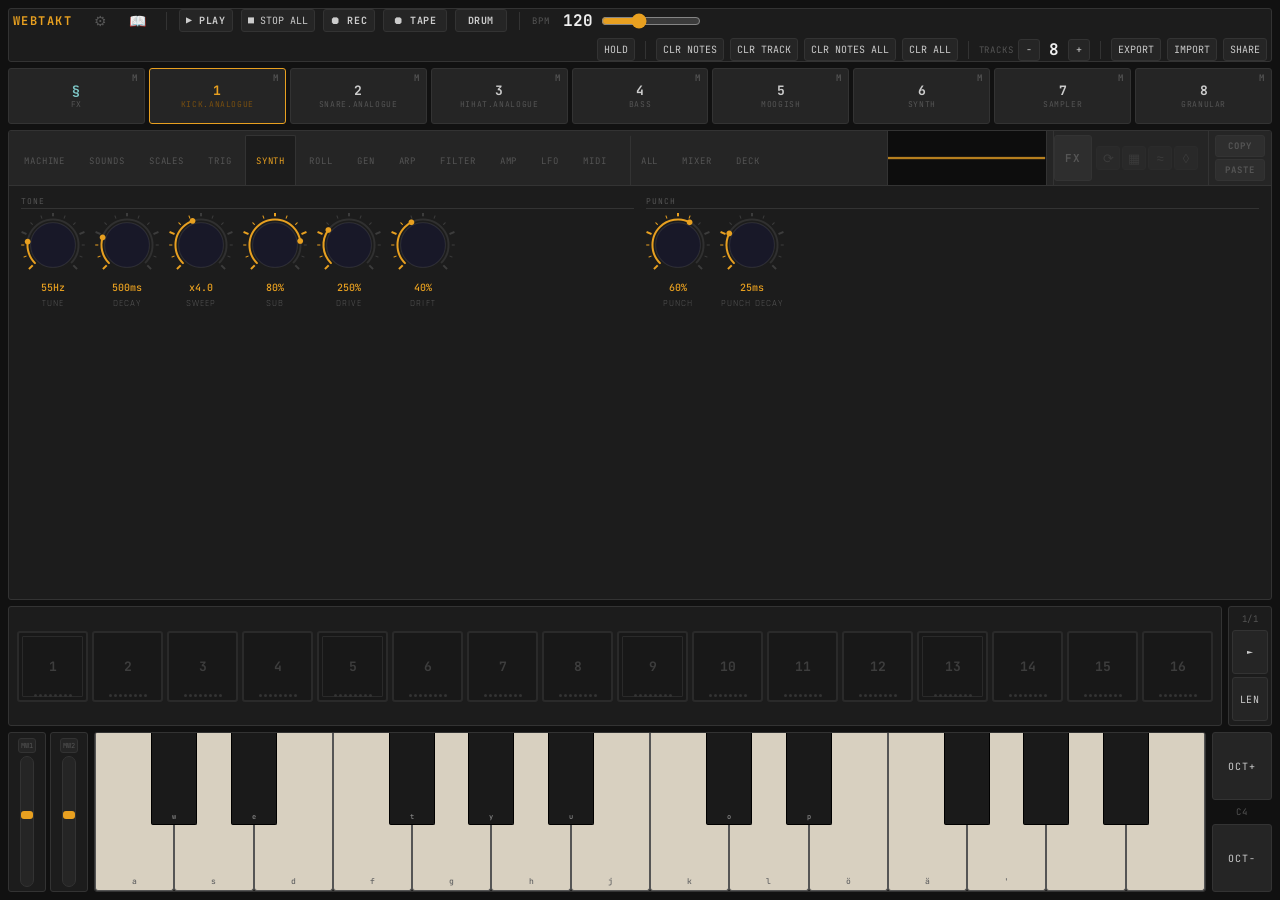
<file: index.html>
<!DOCTYPE html>
<html lang="en">
<head>
  <meta charset="UTF-8" />
  <meta name="viewport" content="width=device-width, initial-scale=1.0" />
  <title>Webtakt</title>
  <link rel="icon" type="image/svg+xml" href="favicon.svg" />
  <link rel="stylesheet" href="css/style.css" />
</head>
<body>

  <div id="app">

    <!-- TRANSPORT -->
    <div id="transport">
      <span class="transport-title">WEBTAKT</span>
      <button id="btn-settings" class="icon-btn" title="Settings" aria-label="Settings">⚙</button>
      <button id="btn-manual" class="icon-btn" title="Manual" aria-label="Manual">📖</button>
      <div class="sep"></div>
      <button id="btn-play" class="btn">▶ PLAY</button>
      <button id="btn-stop-all" class="btn" title="Stop transport, kill all sound, exit record">■ STOP ALL</button>
      <button id="btn-rec" class="btn">⏺ REC</button>
      <button id="btn-tape" class="btn">⏺ TAPE</button>
      <button id="btn-drum" class="btn">DRUM</button>
      <div class="sep"></div>
      <span class="bpm-label">BPM</span>
      <span id="bpm-display">120</span>
      <input id="bpm-slider" type="range" min="20" max="300" value="120" step="1" />
      <div class="transport-right">
        <button id="btn-hold" class="btn">HOLD</button>
        <div class="sep"></div>
        <!-- Overflow: rarely-used controls collapse behind ⋯ at phone width
             (stays expanded inline on desktop). See transport-overflow CSS. -->
        <button id="btn-overflow" class="btn transport-overflow-toggle" title="More" aria-label="More controls">⋯</button>
        <div class="transport-overflow" id="transport-overflow">
          <button id="btn-clear-notes" class="btn">CLR NOTES</button>
          <button id="btn-clear-track" class="btn">CLR TRACK</button>
          <button id="btn-clear-notes-all" class="btn">CLR NOTES ALL</button>
          <button id="btn-clear-all" class="btn">CLR ALL</button>
          <div class="sep"></div>
          <div class="track-count-ctrl">
            <span class="track-count-label">TRACKS</span>
            <button id="btn-tracks-minus" class="btn track-count-btn">−</button>
            <span id="track-count-display">8</span>
            <button id="btn-tracks-plus" class="btn track-count-btn">+</button>
          </div>
          <div class="sep"></div>
          <button id="btn-export" class="btn">EXPORT</button>
          <label class="btn" style="cursor:pointer;">
            IMPORT
            <input id="btn-import" type="file" accept=".json" style="display:none" />
          </label>
          <button id="btn-share" class="btn" title="Copy a shareable link (whole project in the URL)">SHARE</button>
        </div>
      </div>
    </div>

    <!-- TRACK ROW -->
    <div id="track-row"></div>

    <!-- SYNTH PANELS -->
    <div id="synth-panel"></div>

    <!-- MIDDLE ROW: step grid | track nav (page + length) -->
    <div id="middle-row">
      <div id="step-grid"></div>
      <div id="track-nav">
        <div id="track-nav-page-counter">1/1</div>
        <button id="track-nav-next" class="btn track-nav-btn">&#9658;</button>
        <button id="track-nav-length" class="btn track-nav-btn">LEN</button>
      </div>
    </div>

    <!-- LENGTH POPUP -->
    <div id="length-popup" style="display:none">
      <div class="length-popup-label">TRACK LENGTH</div>
      <div class="length-popup-steps" id="length-popup-steps">16</div>
      <div class="length-popup-row">
        <button class="btn length-popup-btn" id="lp-minus16">-16</button>
        <button class="btn length-popup-btn" id="lp-minus1">-1</button>
        <button class="btn length-popup-btn" id="lp-plus1">+1</button>
        <button class="btn length-popup-btn" id="lp-plus16">+16</button>
      </div>
    </div>

    <!-- KEYBOARD ROW -->
    <div id="keyboard-row">
      <div id="mod-wheels"></div>
      <div id="keyboard"></div>
      <div id="octave-controls"></div>
    </div>

    <!-- CONFIRM / PROMPT MODAL -->
    <div id="confirm-modal" class="modal-overlay" style="display:none">
      <div class="modal-box">
        <p id="confirm-msg"></p>
        <input id="confirm-input" type="text" class="modal-input" style="display:none" />
        <div class="modal-btns">
          <button id="confirm-cancel" class="btn">CANCEL</button>
          <button id="confirm-ok" class="btn modal-btn-ok">OK</button>
        </div>
      </div>
    </div>

  </div>

  <script type="module" src="./js/boot.js"></script>

</body>
</html>
</file>
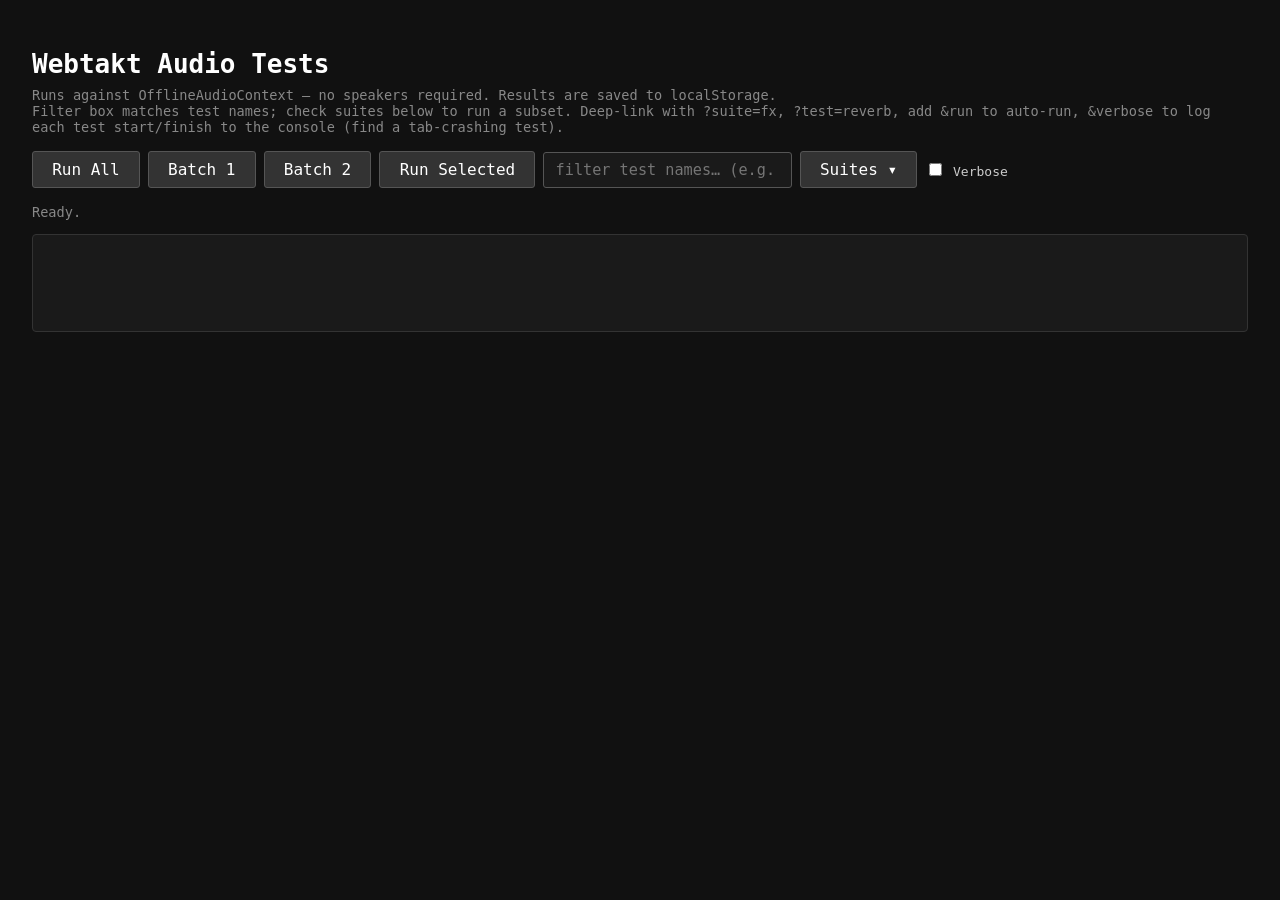
<file: tests/index.html>
<!DOCTYPE html>
<html lang="en">
<head>
  <meta charset="UTF-8">
  <title>Webtakt — Audio Tests</title>
  <style>
    body {
      background: #111;
      color: #ccc;
      font-family: monospace;
      padding: 1.5rem;
    }
    h1 { color: #fff; margin-bottom: 0.5rem; }
    p  { color: #888; margin: 0 0 1rem; font-size: 0.85rem; }
    button {
      background: #333;
      color: #fff;
      border: 1px solid #555;
      padding: 0.5rem 1.2rem;
      font-family: monospace;
      font-size: 1rem;
      cursor: pointer;
      border-radius: 3px;
      margin-bottom: 1rem;
    }
    button:hover { background: #444; }
    button:disabled { opacity: 0.4; cursor: default; }
    .toolbar { display: flex; flex-wrap: wrap; gap: 0.5rem; align-items: center; margin-bottom: 1rem; }
    .toolbar button { margin-bottom: 0; }
    #filter {
      background: #1a1a1a;
      color: #fff;
      border: 1px solid #555;
      padding: 0.5rem 0.7rem;
      font-family: monospace;
      font-size: 0.95rem;
      border-radius: 3px;
      min-width: 14rem;
    }
    #picker {
      background: #1a1a1a;
      border: 1px solid #333;
      border-radius: 4px;
      padding: 0.75rem 1rem;
      margin-bottom: 1rem;
      max-height: 16rem;
      overflow-y: auto;
      font-size: 0.82rem;
    }
    #picker.hidden { display: none; }
    .suite-row { display: flex; align-items: center; gap: 0.5rem; padding: 0.15rem 0; }
    .suite-row label { flex: 1; cursor: pointer; }
    .suite-row .count { color: #666; }
    .suite-row a {
      color: #8cf; text-decoration: none; border: 1px solid #345;
      padding: 0 0.5rem; border-radius: 3px; font-size: 0.78rem;
    }
    .suite-row a:hover { background: #234; }
    .picker-actions { margin: 0.25rem 0 0.6rem; }
    .picker-actions a { color: #8cf; text-decoration: none; margin-right: 0.8rem; cursor: pointer; }
    .picker-actions a:hover { text-decoration: underline; }
    #status {
      color: #888;
      font-size: 0.85rem;
      margin-bottom: 0.5rem;
      min-height: 1.2em;
    }
    #results {
      white-space: pre;
      font-size: 0.82rem;
      line-height: 1.5;
      background: #1a1a1a;
      padding: 1rem;
      border-radius: 4px;
      border: 1px solid #333;
      min-height: 4rem;
    }
  </style>
</head>
<body>
  <h1>Webtakt Audio Tests</h1>
  <p>Runs against OfflineAudioContext — no speakers required. Results are saved to localStorage.<br>
     Filter box matches test names; check suites below to run a subset. Deep-link with
     <code>?suite=fx</code>, <code>?test=reverb</code>, add <code>&amp;run</code> to auto-run,
     <code>&amp;verbose</code> to log each test start/finish to the console (find a tab-crashing test).</p>
  <div class="toolbar">
    <button id="run">Run All</button>
    <button id="runBatch1" title="First ~300 tests (run separately to stay under the audio-context limit)">Batch 1</button>
    <button id="runBatch2" title="Remaining tests">Batch 2</button>
    <button id="runSel">Run Selected</button>
    <input id="filter" type="text" placeholder="filter test names… (e.g. reverb)">
    <button id="pickToggle">Suites ▾</button>
    <label id="verboseLabel" title="Log each suite/test start + finish to the browser console (survives a tab crash, so the last un-paired ▶ names the culprit)">
      <input id="verbose" type="checkbox"> Verbose
    </label>
    <button id="copy" style="display:none">Copy Results</button>
    <button id="save" style="display:none">Save to File</button>
  </div>
  <div id="picker" class="hidden"></div>
  <div id="status">Ready.</div>
  <pre id="results"></pre>

  <script type="module">
    import { runAll, listSuites } from './runner.js';

    // Import all test suites so they register via suite() / test() calls
    import './tests/lfo.js';
    import './tests/lfo_machine_params.js';
    import './tests/sync_knob.js';
    import './tests/plocks.js';
    import './tests/sequencer_move.js';
    import './tests/gen_algos.js';
    import './tests/fx_chain.js';
    import './tests/fx_blocks.js';
    import './tests/fx_bypass_gain.js';
    import './tests/fx_worklets.js';
    import './tests/machines/synth.js';
    import './tests/machines/kick_silk.js';
    import './tests/machines/kick_hard.js';
    import './tests/machines/kick_analogue.js';
    import './tests/machines/snare.js';
    import './tests/machines/snare_analogue.js';
    import './tests/machines/hihat.js';
    import './tests/machines/hihat_analogue.js';
    import './tests/machines/fm.js';
    import './tests/machines/bass.js';
    import './tests/machines/karplus.js';
    import './tests/machines/marimba.js';
    import './tests/machines/noise.js';
    import './tests/machines/transient.js';
    import './tests/machines/cymbal.js';
    import './tests/machines/cymbal_analogue.js';
    import './tests/machines/clapp_analogue.js';
    import './tests/machines/tom_analogue.js';
    import './tests/machines/tom.js';
    import './tests/machines/tom_fm.js';
    import './tests/machines/wood.js';
    import './tests/machines/wavetable.js';
    import './tests/machines/comb.js';
    import './tests/machines/chord.js';
    import './tests/machines/strings.js';
    import './tests/machines/moogish.js';
    import './tests/machines/juno.js';
    import './tests/machines/oberish.js';
    import './tests/machines/fold.js';
    import './tests/machines/swarm.js';
    import './tests/machines/sample_swarm.js';
    import './tests/machines/granular.js';
    import './tests/machines/slicer.js';
    import './tests/machines/time_stretch.js';
    import './tests/machines/beat_repeat.js';
    import './tests/machines/multi_sampler.js';
    import './tests/machines/param_spec.js';
    import './tests/machines/input.js';
    import './tests/machines/loudness.js';
    import './tests/filter_engine.js';
    import './tests/analogue_flow.js';
    import './tests/moogish_tail.js';
    // fx_track builds full Projects (heavier OfflineAudioContexts than the single-
    // track machine tests). Run it LAST so its contexts never add pressure to the
    // analogue-heavy Loudness suite — the harness sits near the context cap.
    import './tests/fx_track.js';

    const btn       = document.getElementById('run');
    const batch1Btn = document.getElementById('runBatch1');
    const batch2Btn = document.getElementById('runBatch2');
    const runSel    = document.getElementById('runSel');
    const filterBox = document.getElementById('filter');
    const pickToggle= document.getElementById('pickToggle');
    const picker    = document.getElementById('picker');
    const copy      = document.getElementById('copy');
    const save      = document.getElementById('save');
    const status    = document.getElementById('status');
    const pre       = document.getElementById('results');
    const verboseBox= document.getElementById('verbose');

    const allButtons = [btn, batch1Btn, batch2Btn, runSel, pickToggle];

    // ── Suite picker ─────────────────────────────────────────────────────────
    const suites = listSuites();   // [{ name, tests:[…] }]

    // ── Batches ──────────────────────────────────────────────────────────────
    // The audio backend caps concurrent OfflineAudioContexts; the full run sits
    // near it and crashes (error code 5) when too many accumulate — the
    // ANALOGUE-heavy suites (drift timers + heavy renders) are the worst. Split
    // the suites (kept whole) into two batches the user runs SEPARATELY:
    //   • batch 2 = the analogue-heavy tail (forced here by name), which is what
    //     pushes a single run over the cap.
    //   • batch 1 = everything else, capped at ~BATCH1_TARGET tests so it stays
    //     comfortably under the limit on its own.
    // Computed at runtime from the REAL registered test counts (data-driven
    // suites included), so it auto-rebalances as tests are added.
    const BATCH1_TARGET = 300;
    const FORCE_BATCH2 = new Set([
      'Loudness normalisation', 'Filter engine', 'Analogue flow',
      'Persistent-osc gate drone', 'Global FX track (send + duck)',
    ]);
    function computeBatches() {
      const b1 = new Set(), b2 = new Set();
      let n = 0;
      for (const s of suites) {
        const heavy = [...FORCE_BATCH2].some(name => s.name.includes(name));
        if (heavy || n >= BATCH1_TARGET) { b2.add(s.name); }
        else                             { b1.add(s.name); n += s.tests.length; }
      }
      return { b1, b2, b1Count: n };
    }
    const batches = computeBatches();
    batch1Btn.title = `~${batches.b1Count} tests, ${batches.b1.size} suites (the lighter half) — run this first`;
    batch2Btn.title = `${batches.b2.size} suites incl. the analogue-heavy/Loudness set — run separately to stay under the audio-context limit`;

    function selectedSuites() {
      return new Set(
        [...picker.querySelectorAll('input[type=checkbox]:checked')].map(cb => cb.value)
      );
    }

    function buildPicker() {
      picker.textContent = '';
      const actions = document.createElement('div');
      actions.className = 'picker-actions';
      const all  = document.createElement('a'); all.textContent  = 'select all';
      const none = document.createElement('a'); none.textContent = 'select none';
      all.onclick  = () => picker.querySelectorAll('input').forEach(cb => cb.checked = true);
      none.onclick = () => picker.querySelectorAll('input').forEach(cb => cb.checked = false);
      actions.append(all, none);
      picker.appendChild(actions);

      for (const s of suites) {
        const row = document.createElement('div');
        row.className = 'suite-row';
        const cb = document.createElement('input');
        cb.type = 'checkbox'; cb.value = s.name;
        cb.id = 'pk_' + s.name.replace(/[^a-z0-9]+/gi, '_');
        const label = document.createElement('label');
        label.htmlFor = cb.id;
        label.innerHTML = `${s.name} <span class="count">(${s.tests.length})</span>`;
        const only = document.createElement('a');
        only.textContent = 'run';
        only.title = 'Run only this suite';
        only.onclick = () => run({ suites: new Set([s.name]) });
        row.append(cb, label, only);
        picker.appendChild(row);
      }
    }
    buildPicker();

    pickToggle.addEventListener('click', () => picker.classList.toggle('hidden'));

    // ── Run driver ───────────────────────────────────────────────────────────
    async function run(filter = {}) {
      // The VERBOSE checkbox applies to every run path (caller may also pass it).
      if (verboseBox.checked) filter = { ...filter, verbose: true };
      allButtons.forEach(b => b.disabled = true);
      copy.style.display = 'none';
      save.style.display = 'none';
      const scope = filter.suites ? [...filter.suites].join(', ')
                  : filter.suite  ? `suite~"${filter.suite}"`
                  : filter.test   ? `test~"${filter.test}"`
                  : 'all';
      status.textContent = `Running ${scope}…`;
      status.style.color = '#888';
      try {
        const results = await runAll(filter);
        const flat = results.suites.flatMap(s => s.tests);
        const pass = flat.filter(t => t.status === 'pass').length;
        const fail = flat.filter(t => t.status === 'fail').length;
        if (flat.length === 0) {
          status.textContent = `No tests matched ${scope}.`;
          status.style.color = '#fc8';
        } else {
          status.textContent = `Done (${scope}) — ${pass} passed, ${fail} failed.`;
          status.style.color = fail > 0 ? '#f88' : '#8f8';
          copy.style.display = '';
          save.style.display = '';
        }
      } catch (e) {
        status.textContent = `Runner error: ${e.message}`;
        status.style.color = '#f88';
        console.error(e);
      }
      allButtons.forEach(b => b.disabled = false);
    }

    btn.addEventListener('click', () => run());
    batch1Btn.addEventListener('click', () => run({ suites: batches.b1 }));
    batch2Btn.addEventListener('click', () => run({ suites: batches.b2 }));
    runSel.addEventListener('click', () => {
      const sel = selectedSuites();
      const filter = { test: filterBox.value.trim() || undefined };
      if (sel.size > 0) filter.suites = sel;
      run(filter);
    });
    filterBox.addEventListener('keydown', e => {
      if (e.key === 'Enter') runSel.click();
    });

    // ── URL-param driving: ?suite=…&test=…&verbose&run ───────────────────────
    const params = new URLSearchParams(location.search);
    if (params.has('verbose')) verboseBox.checked = true;   // pre-check so run() picks it up
    const urlFilter = {};
    if (params.has('suite')) urlFilter.suite = params.get('suite');
    if (params.has('test'))  { urlFilter.test = params.get('test'); filterBox.value = params.get('test'); }
    // ?run (optionally with ?verbose alone) auto-runs everything.
    if (params.has('run')) {
      run(urlFilter);
    } else if (urlFilter.suite || urlFilter.test) {
      status.textContent = `Ready — press Run Selected for ${
        urlFilter.suite ? `suite~"${urlFilter.suite}"` : ''}${
        urlFilter.test ? ` test~"${urlFilter.test}"` : ''} (or add &run to the URL).`;
    }

    copy.addEventListener('click', () => {
      navigator.clipboard.writeText(pre.textContent).then(() => {
        copy.textContent = 'Copied!';
        setTimeout(() => { copy.textContent = 'Copy Results'; }, 1500);
      });
    });

    save.addEventListener('click', () => {
      const blob = new Blob([pre.textContent], { type: 'text/plain' });
      const url  = URL.createObjectURL(blob);
      const a    = document.createElement('a');
      const ts   = new Date().toISOString().replace(/[:.]/g, '-').slice(0, 19);
      a.href     = url;
      a.download = `webtakt-test-results-${ts}.txt`;
      a.click();
      URL.revokeObjectURL(url);
    });
  </script>
</body>
</html>
</file>
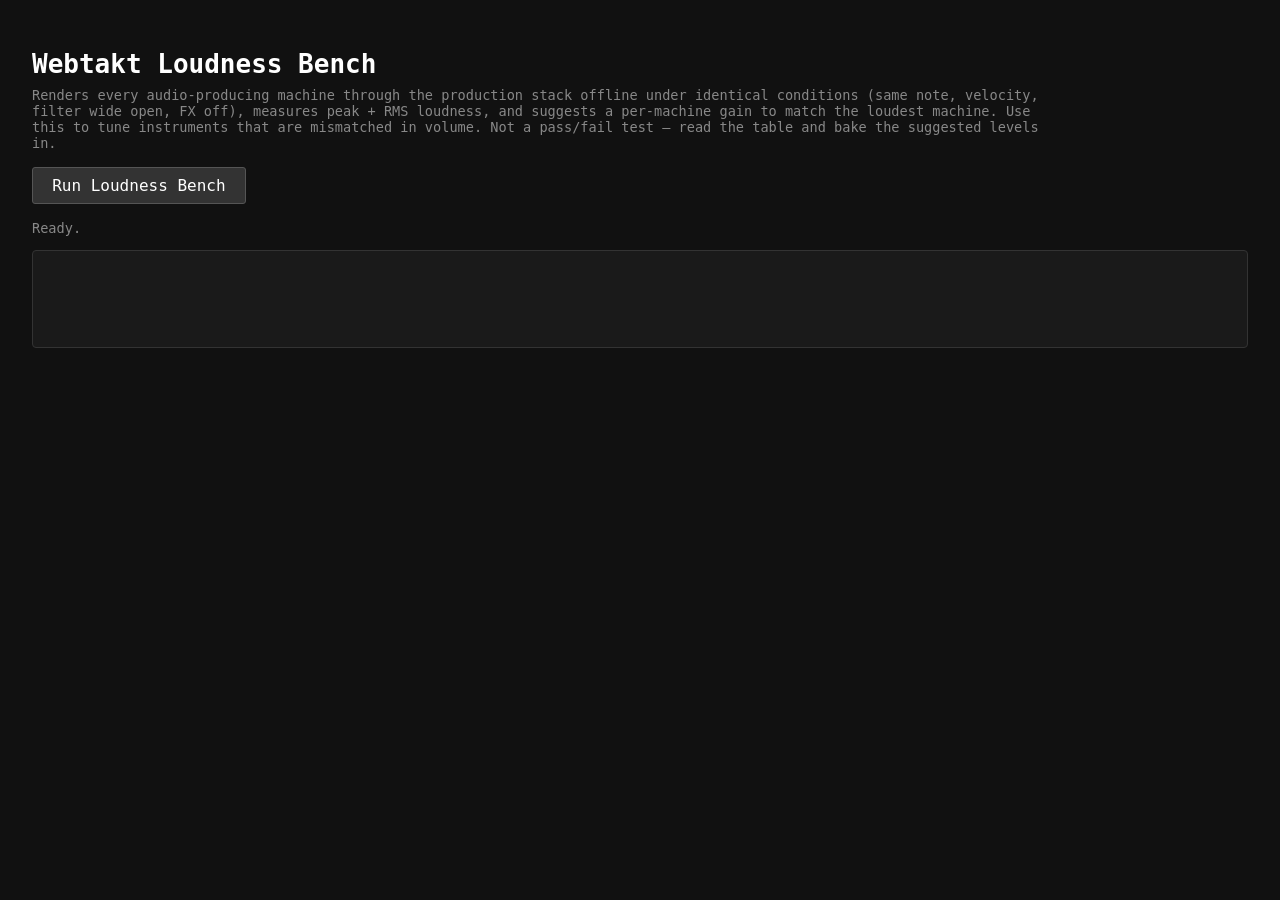
<file: tests/loudness.html>
<!DOCTYPE html>
<html lang="en">
<head>
  <meta charset="UTF-8">
  <title>Webtakt — Loudness Bench</title>
  <style>
    body { background:#111; color:#ccc; font-family:monospace; padding:1.5rem; }
    h1   { color:#fff; margin-bottom:0.5rem; }
    p    { color:#888; margin:0 0 1rem; font-size:0.85rem; max-width:64rem; }
    button {
      background:#333; color:#fff; border:1px solid #555;
      padding:0.5rem 1.2rem; font-family:monospace; font-size:1rem;
      cursor:pointer; border-radius:3px; margin-bottom:1rem;
    }
    button:hover { background:#444; }
    button:disabled { opacity:0.4; cursor:default; }
    #status { color:#888; font-size:0.85rem; margin-bottom:0.5rem; min-height:1.2em; }
    #results {
      white-space:pre; font-size:0.82rem; line-height:1.5;
      background:#1a1a1a; padding:1rem; border-radius:4px;
      border:1px solid #333; min-height:4rem;
    }
  </style>
</head>
<body>
  <h1>Webtakt Loudness Bench</h1>
  <p>
    Renders every audio-producing machine through the production stack offline
    under identical conditions (same note, velocity, filter wide open, FX off),
    measures peak + RMS loudness, and suggests a per-machine gain to match the
    loudest machine. Use this to tune instruments that are mismatched in volume.
    Not a pass/fail test — read the table and bake the suggested levels in.
  </p>
  <button id="run">Run Loudness Bench</button>
  <button id="copy" style="display:none">Copy Results</button>
  <button id="save" style="display:none">Save to File</button>
  <div id="status">Ready.</div>
  <pre id="results"></pre>

  <script type="module">
    import { runLoudness, renderLoudness } from './loudness.js';
    import { Track } from '../js/state/Track.js';

    const btn    = document.getElementById('run');
    const copy   = document.getElementById('copy');
    const save   = document.getElementById('save');
    const status = document.getElementById('status');
    const pre    = document.getElementById('results');

    // Build a throwaway track per machine type to read its default output.level,
    // so the "suggested level" column is concrete.
    async function currentLevels() {
      const ctx = new OfflineAudioContext(1, 256, 44100);
      const fx  = ctx.createGain(); fx.connect(ctx.destination);
      const audio = { context: ctx, fxBus: fx };
      const clock = { bpm:120, ticksPerBeat:4, get _secondsPerTick(){return 60/(this.bpm*this.ticksPerBeat);}, register(){}, unregister(){}, audio:null };
      clock.audio = audio;
      const t = new Track(0, audio, clock);
      const levels = {};
      return (machine) => {
        try {
          t.setMachine(machine);
          const v = t.machine.getParam('output.level');
          return typeof v === 'number' ? v : null;
        } catch (_) { return null; }
      };
    }

    btn.addEventListener('click', async () => {
      btn.disabled = true;
      copy.style.display = 'none';
      save.style.display = 'none';
      status.textContent = 'Rendering machines…';
      status.style.color = '#888';
      try {
        const getLevel = await currentLevels();
        const result   = await runLoudness();
        renderLoudness(result, pre, getLevel);
        const errs = result.rows.filter(r => r.error).length;
        status.textContent = errs ? `Done — ${errs} machine(s) errored (see table).`
                                  : 'Done.';
        status.style.color = errs ? '#fd8' : '#8f8';
        copy.style.display = '';
        save.style.display = '';
      } catch (e) {
        status.textContent = `Bench error: ${e.message}`;
        status.style.color = '#f88';
        console.error(e);
      }
      btn.disabled = false;
    });

    copy.addEventListener('click', () => {
      navigator.clipboard.writeText(pre.textContent).then(() => {
        copy.textContent = 'Copied!';
        setTimeout(() => { copy.textContent = 'Copy Results'; }, 1500);
      });
    });

    save.addEventListener('click', () => {
      const blob = new Blob([pre.textContent], { type:'text/plain' });
      const url  = URL.createObjectURL(blob);
      const a    = document.createElement('a');
      const ts   = new Date().toISOString().replace(/[:.]/g, '-').slice(0, 19);
      a.href = url; a.download = `webtakt-loudness-${ts}.txt`; a.click();
      URL.revokeObjectURL(url);
    });
  </script>
</body>
</html>
</file>
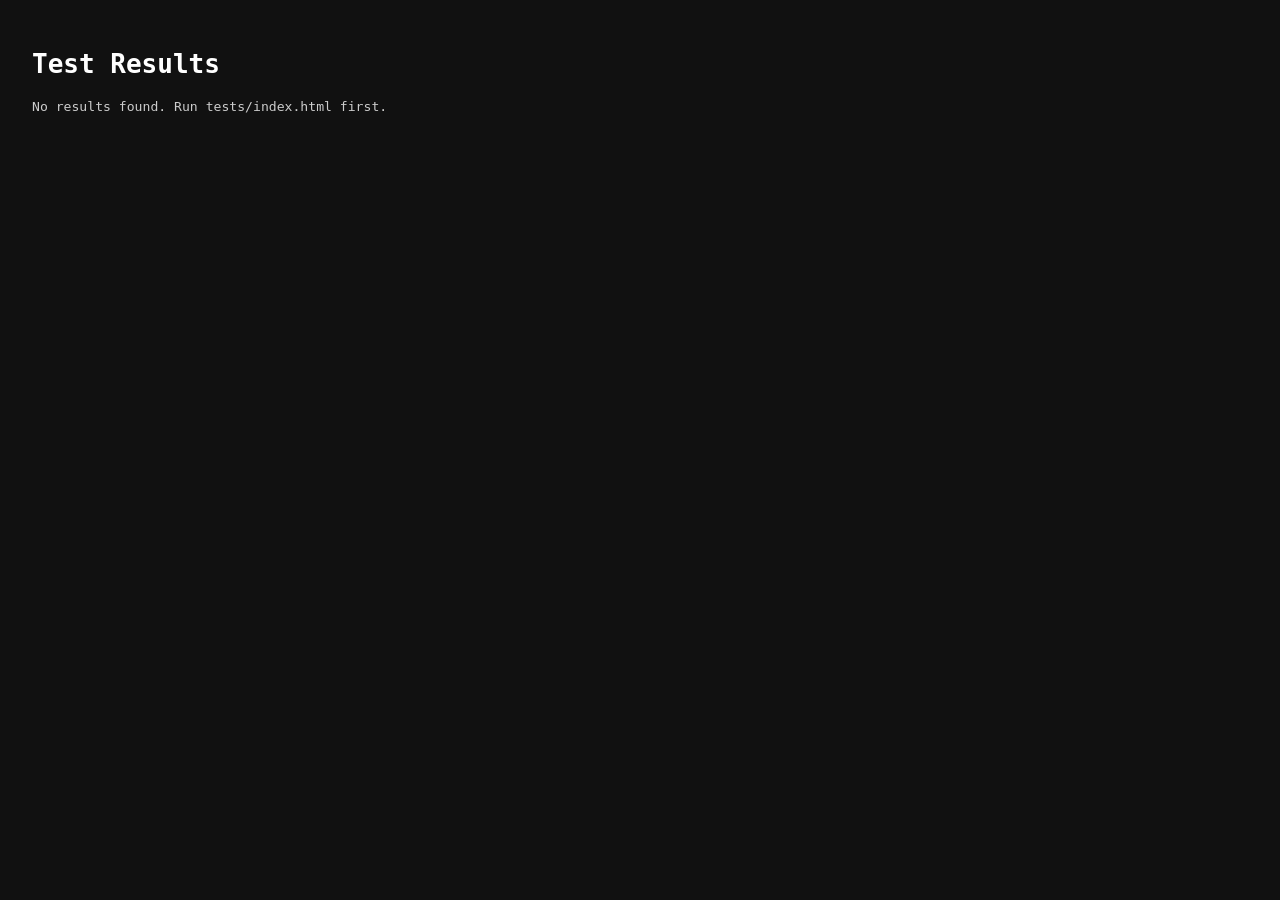
<file: tests/results.html>
<!DOCTYPE html>
<html lang="en">
<head>
  <meta charset="UTF-8">
  <title>Webtakt — Test Results</title>
  <style>
    body { background: #111; color: #ccc; font-family: monospace; padding: 1.5rem; }
    h1   { color: #fff; }
    #log { white-space: pre; font-size: 0.82rem; line-height: 1.5; }
  </style>
</head>
<body>
  <h1>Test Results</h1>
  <pre id="log"></pre>
  <script>
    const raw = localStorage.getItem('webtakt_test_results');
    if (!raw) {
      document.getElementById('log').textContent = 'No results found. Run tests/index.html first.';
    } else {
      const data = JSON.parse(raw);
      const lines = [`Timestamp: ${data.timestamp}`, ''];
      for (const s of data.suites) {
        lines.push(`── ${s.name} ──`);
        for (const t of s.tests) {
          const icon = t.status === 'pass' ? '✓' : '✗';
          lines.push(`  ${icon} ${t.name}${t.error ? '\n      ERROR: ' + t.error : ''} (${t.ms}ms)`);
        }
        lines.push('');
      }
      const pass = data.suites.flatMap(s => s.tests).filter(t => t.status === 'pass').length;
      const fail = data.suites.flatMap(s => s.tests).filter(t => t.status === 'fail').length;
      lines.push(`${pass} passed, ${fail} failed`);
      const el = document.getElementById('log');
      el.textContent = lines.join('\n');
      el.style.color = fail > 0 ? '#f88' : '#8f8';
    }
  </script>
</body>
</html>
</file>
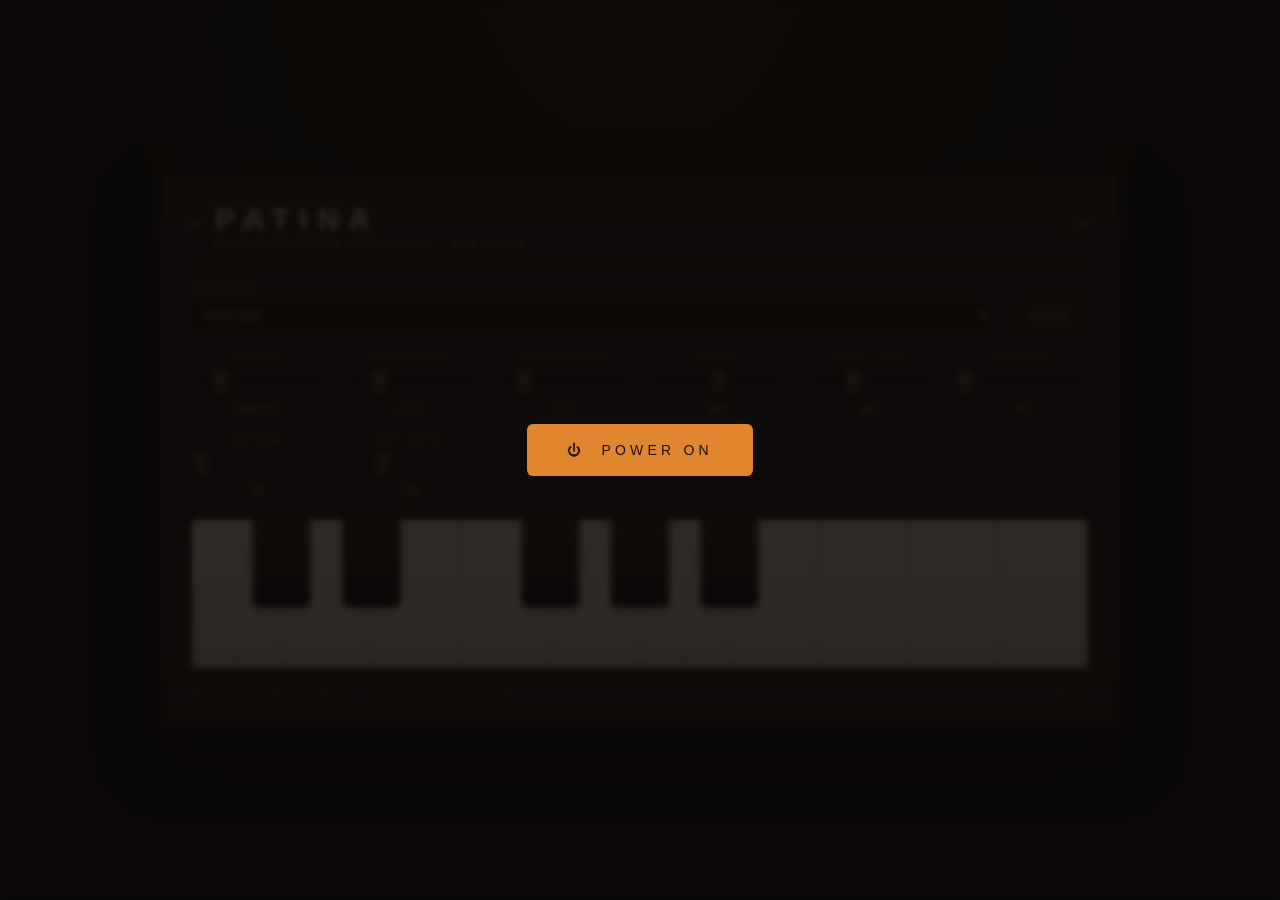
<file: js/patina/demo.html>
<!DOCTYPE html>
<html lang="en">
<head>
<meta charset="utf-8">
<meta name="viewport" content="width=device-width, initial-scale=1">
<title>PATINA — analog-modelling synth demo</title>
<style>
  :root{
    --panel:#2b2622; --panel-edge:#1a1714; --ink:#e8ddc8; --ink-dim:#8f8472;
    --accent:#e0862e; --accent-hot:#f2a14d; --key-w:#efe7d6; --key-b:#241f1b;
  }
  *{box-sizing:border-box}
  body{
    margin:0; min-height:100vh; display:flex; align-items:center; justify-content:center;
    background:#14110e;
    background-image:radial-gradient(ellipse at 50% -20%, #2a2017 0%, #14110e 60%);
    font-family:"Futura","Jost","Century Gothic",ui-sans-serif,sans-serif;
    color:var(--ink); padding:24px;
  }
  .unit{
    width:min(960px,100%);
    background:linear-gradient(180deg,#332d27,var(--panel) 12%,var(--panel) 88%,#211c18);
    border:1px solid var(--panel-edge); border-radius:10px;
    box-shadow:0 30px 60px rgba(0,0,0,.6), inset 0 1px 0 rgba(255,255,255,.06);
    padding:26px 30px 30px;
  }
  .screw{width:10px;height:10px;border-radius:50%;
    background:radial-gradient(circle at 35% 30%,#9a8f7d,#3a332b 70%);
    position:relative}
  .screw::after{content:"";position:absolute;inset:4px 1px;background:#241f1a;height:1.5px;top:4.5px;transform:rotate(38deg)}
  header{display:flex;align-items:baseline;justify-content:space-between;gap:16px;
    border-bottom:1.5px solid #4a4138;padding-bottom:14px;margin-bottom:18px}
  .brandrow{display:flex;align-items:center;gap:14px;width:100%}
  h1{font-size:30px;letter-spacing:.32em;margin:0;font-weight:600;flex:1}
  h1 small{display:block;font-size:10px;letter-spacing:.28em;color:var(--ink-dim);margin-top:2px}
  .lamp{width:9px;height:9px;border-radius:50%;background:#5a1d10;box-shadow:0 0 0 2px #1d1916;transition:.15s}
  .lamp.on{background:var(--accent-hot);box-shadow:0 0 10px var(--accent),0 0 0 2px #1d1916}
  .controls{display:grid;grid-template-columns:repeat(auto-fit,minmax(120px,1fr));gap:16px 20px;margin-bottom:20px}
  .ctl label{display:block;font-size:9.5px;letter-spacing:.22em;color:var(--ink-dim);
    text-transform:uppercase;margin-bottom:6px;text-align:center}
  .ctl output{display:block;text-align:center;font-size:10px;color:var(--accent-hot);
    font-family:ui-monospace,monospace;margin-top:4px;min-height:13px}
  input[type=range]{-webkit-appearance:none;width:100%;height:26px;background:transparent;cursor:pointer}
  input[type=range]::-webkit-slider-runnable-track{height:4px;border-radius:2px;
    background:linear-gradient(90deg,#15110e,#15110e);box-shadow:inset 0 1px 2px #000}
  input[type=range]::-webkit-slider-thumb{-webkit-appearance:none;width:16px;height:26px;margin-top:-11px;
    border-radius:3px;background:linear-gradient(180deg,#6b6258,#3b342d);
    border:1px solid #15110e;box-shadow:0 2px 4px rgba(0,0,0,.5), inset 0 0 0 1px rgba(255,255,255,.08)}
  input[type=range]::-moz-range-track{height:4px;border-radius:2px;background:#15110e}
  input[type=range]::-moz-range-thumb{width:14px;height:24px;border-radius:3px;
    background:linear-gradient(180deg,#6b6258,#3b342d);border:1px solid #15110e}
  select{width:100%;background:#1b1713;color:var(--ink);border:1px solid #4a4138;border-radius:4px;
    padding:7px 8px;font:inherit;font-size:12px;letter-spacing:.06em}
  .row2{display:flex;gap:20px;align-items:flex-end;margin-bottom:20px;flex-wrap:wrap}
  .presetbox{flex:1;min-width:220px}
  .presetbox label{font-size:9.5px;letter-spacing:.22em;color:var(--ink-dim);text-transform:uppercase;display:block;margin-bottom:6px}
  button.panicbtn{background:#3a201a;color:#e9b9a4;border:1px solid #5d2c20;border-radius:4px;
    padding:8px 16px;font:inherit;font-size:11px;letter-spacing:.18em;cursor:pointer}
  button.panicbtn:hover{background:#4b2820}
  .kbd{display:flex;position:relative;height:150px;border-radius:6px;overflow:hidden;
    border:1px solid #15110e;box-shadow:inset 0 6px 12px rgba(0,0,0,.45);user-select:none;touch-action:none}
  .key{flex:1;background:linear-gradient(180deg,#f4ecdc,var(--key-w) 70%,#d8cfba);
    border-right:1px solid #b8ae97;position:relative;cursor:pointer}
  .key:last-child{border-right:none}
  .key .qkey{position:absolute;bottom:8px;left:0;right:0;text-align:center;font-size:9px;
    color:#8b8068;letter-spacing:.1em;font-family:ui-monospace,monospace}
  .key.black{position:absolute;width:6.4%;height:58%;top:0;z-index:2;
    background:linear-gradient(180deg,#36302a,var(--key-b) 60%,#0d0b09);
    border:1px solid #0d0b09;border-radius:0 0 4px 4px;box-shadow:0 3px 5px rgba(0,0,0,.5)}
  .key.black .qkey{color:#7a705f}
  .key.down{background:linear-gradient(180deg,#e2cfa6,#d9bf8a)}
  .key.black.down{background:linear-gradient(180deg,#4a3c2c,#2a2118)}
  footer{margin-top:14px;display:flex;justify-content:space-between;align-items:center;
    font-size:9.5px;letter-spacing:.18em;color:var(--ink-dim);text-transform:uppercase}
  .gate{position:fixed;inset:0;background:rgba(10,8,6,.85);display:flex;align-items:center;
    justify-content:center;z-index:10;backdrop-filter:blur(3px)}
  .gate button{background:var(--accent);border:none;color:#1c1207;font:inherit;font-size:14px;
    letter-spacing:.3em;padding:18px 40px;border-radius:6px;cursor:pointer;text-transform:uppercase}
  .gate button:hover{background:var(--accent-hot)}
  @media (max-width:620px){ .key .qkey{display:none} h1{font-size:22px} }
</style>
</head>
<body>

<div class="gate" id="gate"><button id="powerBtn">⏻ &nbsp;Power on</button></div>

<div class="unit">
  <header>
    <div class="brandrow">
      <div class="screw"></div>
      <h1>PATINA <small>analog-modelling synthesizer · web audio</small></h1>
      <div class="lamp" id="lamp"></div>
      <div class="screw"></div>
    </div>
  </header>

  <div class="row2">
    <div class="presetbox">
      <label>Program</label>
      <select id="preset"></select>
    </div>
    <button class="panicbtn" id="panic">PANIC</button>
  </div>

  <div class="controls" id="controls"></div>

  <div class="kbd" id="kbd"></div>

  <footer>
    <span>Keys A–K = white · W E T Y U = black · Z/X octave</span>
    <span id="octlabel">OCT 4</span>
  </footer>
</div>

<script type="module">
import { PatinaSynth, PRESETS } from './patina.js';

const synth = new PatinaSynth();
window.synth = synth; // poke it from the console

/* ── controls: [label, get path apply fn, min, max, step, init, fmt] ── */
const ctls = [
  ['Cutoff',   v => synth.set({filter:{cutoff:v}}),            60, 8000, 1,   1400, v=>v+' Hz'],
  ['Resonance',v => synth.set({filter:{resonance:v}}),         0, 1.15, .01,  .25,  v=>v.toFixed(2)],
  ['Filter drive', v => synth.set({filter:{drive:v}}),         .5, 8,  .1,    1.6,  v=>v.toFixed(1)],
  ['Drift',    v => synth.set({character:{drift:v}}),          0, 1,  .01,    .5,   v=>Math.round(v*100)+'%'],
  ['Hiss + hum',v=> synth.set({character:{noiseFloor:v, hum:v*.6}}), 0,1,.01, .35,  v=>Math.round(v*100)+'%'],
  ['Chorus',   v => synth.set({fx:{chorus:{mix:v}}}),          0, 1,  .01,    0,    v=>Math.round(v*100)+'%'],
  ['Reverb',   v => synth.set({fx:{reverb:{mix:v}}}),          0, 1,  .01,    0,    v=>Math.round(v*100)+'%'],
  ['Out drive',v => synth.set({fx:{drive:v}}),                 0, 1,  .01,    .25,  v=>Math.round(v*100)+'%'],
];
const controlsEl = document.getElementById('controls');
const sliders = [];
for (const [label, apply, min, max, step, init, fmt] of ctls) {
  const d = document.createElement('div'); d.className = 'ctl';
  d.innerHTML = `<label>${label}</label><input type="range" min="${min}" max="${max}" step="${step}" value="${init}"><output>${fmt(init)}</output>`;
  const input = d.querySelector('input'), out = d.querySelector('output');
  input.addEventListener('input', () => { const v = +input.value; apply(v); out.textContent = fmt(v); });
  controlsEl.appendChild(d);
  sliders.push({ label, input, out, fmt });
}

/* keep sliders in sync after a preset load */
function syncSliders() {
  const p = synth.getParams();
  const vals = [p.filter.cutoff, p.filter.resonance, p.filter.drive, p.character.drift,
                p.character.noiseFloor, p.fx.chorus.mix, p.fx.reverb.mix, p.fx.drive];
  sliders.forEach((s, i) => { s.input.value = vals[i]; s.out.textContent = s.fmt(+vals[i]); });
}

/* ── presets ── */
const presetEl = document.getElementById('preset');
for (const name of Object.keys(PRESETS)) {
  const o = document.createElement('option'); o.value = o.textContent = name;
  presetEl.appendChild(o);
}
presetEl.value = 'warm-pad';
presetEl.addEventListener('change', () => { synth.loadPreset(presetEl.value); syncSliders(); });

document.getElementById('panic').addEventListener('click', () => synth.panic());

/* ── keyboard ── */
const kbd = document.getElementById('kbd');
const lamp = document.getElementById('lamp');
let octave = 4, activeNotes = 0;
const WHITE = [0,2,4,5,7,9,11,12,14,16];           // C D E F G A B C D E
const BLACK = [[1,1],[3,2],[6,4],[8,5],[10,6]];    // [semitone, after-which-white]
const QWHITE = ['A','S','D','F','G','H','J','K','L',';'];
const QBLACK = ['W','E','T','Y','U'];
const keyEls = new Map();

function buildKeys() {
  kbd.innerHTML = ''; keyEls.clear();
  WHITE.forEach((semi, i) => {
    const k = document.createElement('div'); k.className = 'key';
    k.innerHTML = `<span class="qkey">${QWHITE[i] ?? ''}</span>`;
    k.dataset.semi = semi; kbd.appendChild(k); keyEls.set(semi, k);
  });
  const wW = 100 / WHITE.length;
  BLACK.forEach(([semi, afterWhite], i) => {
    const k = document.createElement('div'); k.className = 'key black';
    k.style.left = `calc(${afterWhite * wW}% - 3.2%)`;
    k.innerHTML = `<span class="qkey">${QBLACK[i]}</span>`;
    k.dataset.semi = semi; kbd.appendChild(k); keyEls.set(semi, k);
  });
}
buildKeys();

const midiOf = semi => 12 * (octave + 1) + semi;
function press(semi, vel = 0.8) {
  synth.noteOn(midiOf(semi), vel);
  keyEls.get(semi)?.classList.add('down');
  activeNotes++; lamp.classList.add('on');
}
function release(semi) {
  synth.noteOff(midiOf(semi));
  keyEls.get(semi)?.classList.remove('down');
  activeNotes = Math.max(0, activeNotes - 1);
  if (!activeNotes) lamp.classList.remove('on');
}

/* pointer */
let pointerSemi = null;
kbd.addEventListener('pointerdown', e => {
  const k = e.target.closest('.key'); if (!k) return;
  kbd.setPointerCapture(e.pointerId);
  pointerSemi = +k.dataset.semi; press(pointerSemi);
});
kbd.addEventListener('pointermove', e => {
  if (pointerSemi === null) return;
  const k = document.elementFromPoint(e.clientX, e.clientY)?.closest('.key');
  if (k && +k.dataset.semi !== pointerSemi) { release(pointerSemi); pointerSemi = +k.dataset.semi; press(pointerSemi); }
});
const lift = () => { if (pointerSemi !== null) release(pointerSemi); pointerSemi = null; };
kbd.addEventListener('pointerup', lift);
kbd.addEventListener('pointercancel', lift);

/* computer keyboard */
const KEYMAP = { a:0,w:1,s:2,e:3,d:4,f:5,t:6,g:7,y:8,h:9,u:10,j:11,k:12,l:14,';':16,o:13,p:15 };
const held = new Set();
addEventListener('keydown', e => {
  if (e.repeat || e.metaKey || e.ctrlKey) return;
  const key = e.key.toLowerCase();
  if (key === 'z') { octave = Math.max(1, octave - 1); octLabel(); return; }
  if (key === 'x') { octave = Math.min(7, octave + 1); octLabel(); return; }
  if (key in KEYMAP && !held.has(key)) { held.add(key); press(KEYMAP[key]); }
});
addEventListener('keyup', e => {
  const key = e.key.toLowerCase();
  if (held.delete(key)) release(KEYMAP[key]);
});
const octLabel = () => document.getElementById('octlabel').textContent = 'OCT ' + octave;

/* ── power gate (user gesture for the AudioContext) ── */
document.getElementById('powerBtn').addEventListener('click', async () => {
  await synth.ready;
  await synth.resume();
  synth.loadPreset('warm-pad');
  syncSliders();
  document.getElementById('gate').remove();
});
</script>
</body>
</html>
</file>
<file: css/style.css>
/**
 * style.css
 * ---------
 * Global styles and layout for PySynth.
 * Aesthetic: dark industrial hardware — matte black, amber accents, monospace typography.
 */

@import url('https://fonts.googleapis.com/css2?family=JetBrains+Mono:wght@300;400;500;700&family=Rajdhani:wght@300;400;500&display=swap');

:root {
  --bg:           #111111;
  --surface:      #1c1c1c;
  --surface-2:    #252525;
  --surface-3:    #2e2e2e;
  --border:       #333333;
  --border-dim:   #1e1e1e;
  --accent:       #e8a020;
  --accent-dim:   #7a5010;
  --accent-glow:  rgba(232, 160, 32, 0.15);
  --text:         #cccccc;
  --text-dim:     #555555;
  --text-bright:  #eeeeee;

  /* Step states */
  --step-bg:          #181818;
  --step-border-empty:#2a2a2a;
  --step-border-mod:  #e8a020;
  --step-border-note: #c0392b;
  --step-selected-bg: #3a3a3a;
  --step-num-color:   #3d3d3d;
  --step-num-active:  #111111;
  --step-playing-bg:  #ffffff;
  --step-plock:       #4a90d9;
  --step-cond:        #a060d0;

  --danger:       #c0392b;
  --green:        #27ae60;
  --font-mono:    'JetBrains Mono', 'Fira Mono', monospace;
  --font-ui:      'JetBrains Mono', monospace;
  --font-label:   'Rajdhani', 'JetBrains Mono', sans-serif;
  --radius:       3px;

  /* ── Fluid type scale (Phase 1, responsive refactor — see RESPONSIVE.md) ──
   * Font sizes throughout are expressed in rem and ride this single root size.
   * The desktop design was hand-tuned at an 11px base, so 1rem === 11px there.
   * Below the desktop width the base shrinks gently with the viewport (clamped),
   * which is what lets the whole type/spacing system scale down toward tablet.
   * Borders and radii deliberately stay in px (a 1px hairline must not blur).
   * --ui-scale is a manual multiplier reserved for a future explicit zoom knob;
   * it defaults to 1 and currently has no UI. */
  --ui-scale: 1;
  --font-root: 11px;
}

* {
  box-sizing: border-box;
  margin: 0;
  padding: 0;
}

html {
  /* One knob drives the whole rem-based type scale. The desktop ceiling is 11px
   * (--font-root); below ~1024px the base eases down so type tracks the viewport.
   * Steeper than the first attempt so the change is actually visible as you
   * narrow. --ui-scale lets a future setting nudge the whole system. */
  font-size: calc(clamp(8px, 0.7vw + 3.6px, var(--font-root)) * var(--ui-scale));
}

body {
  background: var(--bg);
  color: var(--text);
  font-family: var(--font-ui);
  font-size: 1rem;   /* 11px on desktop, scales via html root */
  height: 100vh;
  overflow: hidden;
  user-select: none;
}

/* ─── APP SHELL ─────────────────────────────────────────── */

#app {
  display: flex;
  flex-direction: column;
  height: 100vh;
  /* dvh tracks the *visible* viewport (excludes the mobile URL bar), so the
   * column ends exactly at the screen bottom instead of running under the
   * browser chrome — that under-keyboard gap on phone was 100vh overshooting.
   * Falls back to 100vh where dvh is unsupported. */
  height: 100dvh;
  padding: 8px;
  gap: 6px;
}

/* ─── TRANSPORT BAR ──────────────────────────────────────── */

#transport {
  display: flex;
  align-items: center;
  gap: 8px;
  /* Wrap is content-driven, not breakpoint-driven: the row stays single at full
   * width and breaks to a second row exactly when the (rigid) buttons would
   * otherwise overflow off-screen. height:auto lets the extra row show. */
  flex-wrap: wrap;
  row-gap: 6px;
  min-height: 32px;
  flex-shrink: 0;
  padding: 0 4px;
  background: var(--surface);
  border: 1px solid var(--border);
  border-radius: var(--radius);
}

#transport .transport-title {
  font-size: 1.091rem;
  font-weight: 700;
  color: var(--accent);
  letter-spacing: 0.12em;
  margin-right: 8px;
}

#transport .sep {
  width: 1px;
  height: 18px;
  background: var(--border);
  margin: 0 4px;
}

/* ── Settings / manual icon buttons (right of WEBTAKT title) ── */
.icon-btn {
  background: transparent;
  border: 1px solid transparent;
  color: var(--text-dim);
  font-size: 1.273rem;
  line-height: 1;
  padding: 3px 5px;
  margin-right: 2px;
  border-radius: var(--radius);
  cursor: pointer;
  transition: color 0.12s, border-color 0.12s;
}
.icon-btn:hover {
  color: var(--accent);
  border-color: var(--border);
}
.icon-btn-hint {
  color: var(--accent);
  border-color: var(--accent);
}
.icon-btn.active {
  color: var(--accent);
  border-color: var(--accent);
  background: var(--accent-glow);
}

/* ── Settings pane (floating box under the cog) ── */
.settings-pane {
  position: fixed;
  z-index: 1000;
  min-width: 280px;
  max-width: 320px;
  background: var(--surface);
  border: 1px solid var(--border);
  border-radius: var(--radius);
  box-shadow: 0 8px 24px rgba(0, 0, 0, 0.5);
  padding: 12px;
  font-size: 1rem;
  color: var(--text);
}
.settings-title {
  font-size: 1rem;
  font-weight: 700;
  letter-spacing: 0.12em;
  color: var(--accent);
  margin-bottom: 10px;
}
.settings-subtitle {
  font-size: 0.909rem;
  font-weight: 700;
  letter-spacing: 0.1em;
  color: var(--text-dim);
  margin: 12px 0 6px;
  border-top: 1px solid var(--border);
  padding-top: 8px;
}
.settings-row {
  display: flex;
  align-items: center;
  justify-content: space-between;
  gap: 8px;
  margin-bottom: 8px;
}
.settings-label {
  color: var(--text);
  cursor: help;
}
.settings-select {
  background: var(--surface-2);
  border: 1px solid var(--border);
  color: var(--text-bright);
  border-radius: var(--radius);
  padding: 2px 4px;
  font-size: 1rem;
}
/* Live ms readout of one grid step, just left of the grid dropdown. */
.settings-grid-ms {
  margin-left: auto;        /* push to the right group, immediately before the select */
  color: var(--text-dim, #8a8a9a);
  font-family: monospace;
  font-size: 0.85rem;
  white-space: nowrap;
}
.settings-slider-wrap {
  display: flex;
  align-items: center;
  gap: 6px;
}
.settings-slider-wrap input[type="range"] {
  width: 110px;
}
.settings-slider-val {
  color: var(--text-bright);
  min-width: 36px;
  text-align: right;
}
.settings-keybind-row {
  display: flex;
  align-items: center;
  justify-content: space-between;
  gap: 8px;
  margin-bottom: 6px;
}
.settings-keybind-name { color: var(--text); }
.settings-keybind-btn {
  min-width: 96px;
  background: var(--surface-2);
  border: 1px solid var(--border);
  color: var(--text-bright);
  border-radius: var(--radius);
  padding: 3px 8px;
  font-size: 1rem;
  cursor: pointer;
}
.settings-keybind-btn:hover { border-color: var(--accent); }
.settings-keybind-btn.capturing {
  background: var(--accent-dim);
  border-color: var(--accent);
  color: var(--accent);
}
.settings-keybind-conflict {
  font-family: var(--font-mono);
  font-size: 0.818rem;
  color: #c8a04a;
  background: rgba(200, 160, 74, 0.1);
  border-left: 2px solid #c8a04a;
  padding: 4px 6px;
  margin-bottom: 4px;
  border-radius: 2px;
}
.settings-keybind-note {
  font-size: 0.909rem;
  line-height: 1.5;
  color: var(--text-dim);
  background: var(--surface-2);
  border-left: 2px solid var(--border);
  padding: 5px 7px;
  margin-top: 8px;
  border-radius: 2px;
}
.settings-keybind-note b { color: var(--text); font-weight: 700; }
.settings-checkbox {
  width: 15px;
  height: 15px;
  accent-color: var(--accent);
  cursor: pointer;
}
.settings-reset-btn {
  width: 100%;
  margin-top: 12px;
  background: var(--surface-2);
  border: 1px solid var(--border);
  color: var(--text-dim);
  border-radius: var(--radius);
  padding: 5px;
  font-size: 0.909rem;
  font-weight: 700;
  letter-spacing: 0.1em;
  cursor: pointer;
}
.settings-reset-btn:hover {
  color: var(--accent);
  border-color: var(--accent);
}

.settings-edit-keys-btn {
  width: 100%;
  margin-top: 2px;
  background: var(--surface-2);
  border: 1px solid var(--border);
  color: var(--text-bright);
  border-radius: var(--radius);
  padding: 4px;
  font-size: 0.909rem;
  font-weight: 700;
  letter-spacing: 0.08em;
  cursor: pointer;
}
.settings-edit-keys-btn:hover {
  color: var(--accent);
  border-color: var(--accent);
}

/* ── Custom keyboard-layout key editor ── */
.kb-editor-pane {
  position: fixed;
  z-index: 1001;
  width: 460px;
  background: var(--surface);
  border: 1px solid var(--border);
  border-radius: var(--radius);
  box-shadow: 0 8px 24px rgba(0, 0, 0, 0.5);
  padding: 12px;
}
.kb-editor-piano {
  position: relative;
  height: 96px;
  margin: 8px 0 4px;
}
.kb-editor-white-row {
  display: flex;
  height: 100%;
}
.kb-editor-black-row {
  position: absolute;
  top: 0;
  left: 0;
  width: 100%;
  height: 100%;           /* black keys size as % of full piano height */
  pointer-events: none;   /* keys re-enable it; lets gaps fall through */
}
.kb-editor-key {
  font-size: 1rem;
  font-weight: 700;
  cursor: pointer;
  border-radius: 0 0 var(--radius) var(--radius);
  /* Char sits near the bottom of the key (below the black keys for whites). */
  display: flex;
  align-items: flex-end;
  justify-content: center;
  padding: 0 0 5px;
  line-height: 1;
  box-sizing: border-box;
}
.kb-editor-white {
  flex: 1;
  min-width: 0;
  background: var(--surface-3);
  border: 1px solid var(--border);
  color: var(--text-bright);
  align-self: stretch;
}
.kb-editor-black {
  position: absolute;
  top: 0;
  width: 4%;          /* matches .key.black-key on the real keyboard */
  height: 58%;        /* matches .key.black-key height */
  background: #0c0c0c;
  border: 1px solid var(--border);
  border-top: none;
  color: var(--accent);
  pointer-events: auto;
  z-index: 2;
  padding-bottom: 4px;
  font-size: 0.909rem;
}
.kb-editor-key:hover { border-color: var(--accent); }
.kb-editor-key.capturing {
  background: var(--accent-dim);
  border-color: var(--accent);
  color: var(--accent);
}

#btn-play {
  min-width: 52px;
  font-weight: 700;
  letter-spacing: 0.06em;
}

#btn-play.playing {
  background: var(--accent-dim);
  border-color: var(--accent);
  color: var(--accent);
}

#btn-rec {
  min-width: 52px;
  font-weight: 700;
  letter-spacing: 0.06em;
}

#btn-rec.recording {
  background: #5a1010;
  border-color: var(--danger);
  color: var(--danger);
  animation: rec-pulse 1s ease-in-out infinite;
}

@keyframes rec-pulse {
  0%, 100% { opacity: 1; }
  50%       { opacity: 0.6; }
}

#btn-tape {
  min-width: 64px;
  font-weight: 700;
  letter-spacing: 0.06em;
}

#btn-tape.taping {
  background: #10401a;
  border-color: var(--green);
  color: var(--green);
  animation: tape-pulse 1.2s ease-in-out infinite;
}

@keyframes tape-pulse {
  0%, 100% { opacity: 1; }
  50%       { opacity: 0.55; }
}

#btn-drum {
  min-width: 52px;
  font-weight: 700;
  letter-spacing: 0.06em;
}

#btn-drum.drum-active {
  background: #1a2a40;
  border-color: #5599ee;
  color: #5599ee;
}

.bpm-label {
  color: var(--text-dim);
  font-size: 0.818rem;
  letter-spacing: 0.1em;
  text-transform: uppercase;
}

#bpm-display {
  font-size: 1.455rem;
  font-weight: 700;
  color: var(--text-bright);
  min-width: 36px;
  text-align: right;
}

#bpm-slider {
  width: 100px;
  accent-color: var(--accent);
  cursor: pointer;
}

.transport-right {
  margin-left: auto;
  display: flex;
  align-items: center;
  gap: 6px;
  /* Wrap content-driven, same as #transport — so this cluster never overflows
   * off-screen as a rigid line. margin-left:auto still right-aligns it when the
   * row has spare room. */
  flex-wrap: wrap;
  row-gap: 6px;
}

/* ─── TRACK COUNT CONTROL ───────────────────────────────── */

.track-count-ctrl {
  display: flex;
  align-items: center;
  gap: 4px;
}

.track-count-label {
  color: var(--text-dim);
  font-size: 0.818rem;
  letter-spacing: 0.1em;
  text-transform: uppercase;
}

#track-count-display {
  font-size: 1.455rem;
  font-weight: 700;
  color: var(--text-bright);
  min-width: 20px;
  text-align: center;
}

.track-count-btn {
  width: 22px;
  height: 22px;
  padding: 0;
  font-size: 1.273rem;
  line-height: 1;
  display: flex;
  align-items: center;
  justify-content: center;
}

/* ─── TRACK ROW ──────────────────────────────────────────── */

#track-row {
  display: flex;
  gap: 4px;
  height: 56px;
  flex-shrink: 0;
}

.track-btn {
  flex: 1;
  display: flex;
  flex-direction: column;
  align-items: center;
  justify-content: center;
  gap: 2px;
  padding: 4px 2px;
  background: var(--surface);
  border: 1px solid var(--border);
  border-radius: var(--radius);
  color: var(--text-dim);
  cursor: pointer;
  font-family: var(--font-mono);
  font-size: 0.818rem;
  transition: border-color 0.1s, background 0.1s;
  position: relative;
  overflow: hidden;
}

.track-btn::after {
  content: '';
  position: absolute;
  inset: 0;
  border-radius: inherit;
  background: rgba(232, 160, 32, calc(var(--trig-glow, 0) * 0.28));
  pointer-events: none;
}

.track-btn:hover {
  border-color: var(--accent-dim);
  color: var(--text);
}

.track-btn.selected {
  border-color: var(--accent);
  background: var(--surface-2);
  color: var(--accent);
}

.track-btn.muted {
  opacity: 0.45;
}

/* Global FX track button — pinned first, teal accent (matches the FX pipeline
   button) so it reads as the dedicated processor track, not a normal voice. */
.track-btn-fx {
  border-color: #3c5a5a;
}
.track-btn-fx .track-num {
  color: #7ec8c8;
}
.track-btn-fx.selected {
  border-color: #7ec8c8;
  color: #7ec8c8;
}

/* Drum mode: track buttons become finger-drum pads (tap = play, see TrackRow).
   Blue cue matches the DRUM toggle; touch-action:none stops the tap from being
   eaten by scroll/zoom so the pad fires reliably on phones. */
#track-row.drum-mode .track-btn {
  border-color: #3a5a80;
  touch-action: none;
}
#track-row.drum-mode .track-btn:active {
  background: #1a2a40;
  border-color: #5599ee;
  color: #5599ee;
}

.track-num {
  font-size: 1.182rem;
  font-weight: 700;
  color: inherit;
  line-height: 1;
}

.track-type {
  font-size: 0.727rem;
  letter-spacing: 0.08em;
  text-transform: uppercase;
  color: var(--text-dim);
}

.track-btn.selected .track-type {
  color: var(--accent-dim);
}

.track-sound {
  font-size: 0.636rem;
  letter-spacing: 0.04em;
  color: var(--accent);
  max-width: calc(100% - 8px);
  overflow: hidden;
  text-overflow: ellipsis;
  white-space: nowrap;
  opacity: 0.85;
}

.track-btn:not(.selected) .track-sound {
  color: var(--accent-dim);
  opacity: 1;
}

.mute-dot {
  position: absolute;
  top: 3px;
  right: 4px;
  font-size: 0.818rem;
  font-weight: 600;
  color: var(--text-dim);
  cursor: pointer;
  padding: 1px 3px;
  border-radius: 2px;
  transition: color 0.1s, background 0.1s;
  line-height: 1.2;
}

.mute-dot:hover {
  color: var(--danger);
}

.mute-dot.active {
  color: var(--danger);
  background: rgba(192, 57, 43, 0.15);
}

.hold-dot {
  position: absolute;
  bottom: 3px;
  left: 4px;
  font-size: 0.818rem;
  font-weight: 600;
  color: var(--text-dim);
  line-height: 1.2;
  opacity: 0;
  transition: opacity 0.1s, color 0.1s;
  pointer-events: none;
}

.hold-dot.active {
  opacity: 1;
  color: var(--accent);
}

.follow-ind {
  font-size: 0.727rem;
  color: var(--step-plock);
  position: absolute;
  bottom: 3px;
  right: 4px;
}

/* Stable "sent to FX track" indicator (top-left, teal § — distinct from the
   transient trig glow). Shown on every track whose SEND is on. */
.fx-send-dot {
  position: absolute;
  top: 3px;
  left: 4px;
  font-size: 0.818rem;
  font-weight: 700;
  line-height: 1.2;
  color: #7ec8c8;
  pointer-events: none;
}

/* The FX track button's list of incoming sends (e.g. "⇠ 4 5 6"). */
.fx-sent-list {
  position: absolute;
  bottom: 3px;
  left: 4px;
  font-size: 0.7rem;
  font-weight: 600;
  color: #7ec8c8;
  letter-spacing: 0.04em;
  pointer-events: none;
}

/* ─── SYNTH PANEL ────────────────────────────────────────── */

#synth-panel {
  flex: 1;
  background: var(--surface);
  border: 1px solid var(--border);
  border-radius: var(--radius);
  overflow: hidden;
  display: flex;
  flex-direction: column;
  min-height: 0;
}

.tab-bar {
  display: flex;
  gap: 2px;
  padding: 4px 4px 0;
  background: transparent;
  flex-shrink: 0;
  flex: 1;
  min-width: 0;
}

.tab-btn {
  padding: 4px 10px;
  font-size: 0.818rem;
  letter-spacing: 0.1em;
  border-radius: 2px 2px 0 0;
  color: var(--text-dim);
  background: transparent;
  border: 1px solid transparent;
  border-bottom: none;
  cursor: pointer;
  font-family: var(--font-mono);
  transition: color 0.1s, border-color 0.1s;
}

.tab-btn:hover {
  color: var(--text);
}

.tab-btn.active {
  color: var(--accent);
  border-color: var(--border);
  border-bottom-color: var(--surface);
  background: var(--surface);
}

/* P-lock indicator: tab owns a p-locked param on the selected step.
   Blue dot + tint, visible whether or not the tab is active. */
.tab-btn.has-plock {
  position: relative;
  color: var(--step-plock);
}
.tab-btn.has-plock.active {
  /* keep the active accent text, just add the dot */
  color: var(--accent);
}
.tab-btn.has-plock::after {
  content: '';
  position: absolute;
  top: 3px;
  right: 3px;
  width: 4px;
  height: 4px;
  border-radius: 50%;
  background: var(--step-plock);
  box-shadow: 0 0 4px var(--step-plock);
}


.fx-toggle-wrap.has-plock {
  position: relative;
}
.fx-toggle-wrap.has-plock::after {
  content: '';
  position: absolute;
  top: 2px;
  right: 2px;
  width: 4px;
  height: 4px;
  border-radius: 50%;
  background: var(--step-plock);
  box-shadow: 0 0 4px var(--step-plock);
  z-index: 1;
}

/* Non-track tab island (ALL / MIXER / DECK) — these are overview/global views,
   not per-track tabs, so the divider sits to the LEFT of ALL (on its border). */
.tab-btn[data-tab="all"] {
  margin-left: 10px;
  border-left-color: var(--border);
}

/* ── Panel header: tab bar + FX toggles in one row ── */
.panel-header {
  display: flex;
  align-items: stretch;
  background: var(--surface-2);
  border-bottom: 1px solid var(--border);
  flex-shrink: 0;
}

.tab-bar {
  /* Override: no bottom border here — panel-header owns it */
  border-bottom: none;
  background: transparent;
  flex: 1;
  min-width: 0;
}

/* Oscilloscope strip — sits between tab bar and FX block. Fixed-ish width
   (not flex:1) so the tab bar keeps room for all tabs incl. DECK. */
.oscilloscope {
  flex: 0 1 160px;
  width: 160px;
  min-width: 0;
  align-self: stretch;
  display: block;
  border-left: 1px solid var(--border);
  border-right: 1px solid var(--border);
  background: #0d0d0d;
}

/* FX toggle block — right side of header */
.fx-bar {
  display: flex;
  align-items: stretch;
  gap: 2px;
  padding: 4px 6px 4px 0;
  border-left: 1px solid var(--border);
  margin-left: 6px;
}

.fx-toggle-wrap {
  display: flex;
  flex-direction: column;
  align-items: stretch;
  gap: 2px;
  width: 54px;
}

/* Chain mini-outline — read-at-a-glance icons of the track's FX in order,
   right of the FX-pipe button. Each is a fast jump into the FX pane. */
.fx-chain-outline {
  display: flex;
  align-items: center;
  gap: 2px;
  padding-left: 2px;
}

.fx-chain-icon {
  border: 1px solid var(--border);
  border-radius: 3px;
  background: var(--surface-3);
  color: #7ec8c8;
  cursor: pointer;
  font-size: 1.182rem;
  line-height: 1;
  width: 24px;
  height: 24px;
  display: flex;
  align-items: center;
  justify-content: center;
  transition: background 0.1s, color 0.1s, border-color 0.1s, opacity 0.1s;
}

.fx-chain-icon:hover {
  border-color: var(--accent-dim);
  background: rgba(126, 200, 200, 0.12);
}

/* Bypassed (disabled) block — dimmed but still in the outline. */
.fx-chain-icon.off {
  color: var(--text-dim);
  opacity: 0.45;
}

/* FX pipeline launcher button — leftmost in the FX bar */
.fx-pipe-wrap {
  width: 38px;
  justify-content: center;
}

.fx-pipe-btn {
  flex: 1;
  border: 1px solid var(--border);
  border-radius: 3px;
  background: var(--surface-3);
  color: var(--text-dim);
  cursor: pointer;
  font-family: var(--font-mono);
  font-size: 1rem;
  font-weight: 700;
  letter-spacing: 0.1em;
  transition: background 0.1s, color 0.1s, border-color 0.1s;
}

.fx-pipe-btn:hover {
  border-color: var(--accent-dim);
  color: var(--text);
}

.fx-pipe-wrap.fx-active-tab .fx-pipe-btn {
  background: rgba(126, 200, 200, 0.12);
  border-color: #7ec8c8;
  color: #7ec8c8;
}

/* ── FX pipeline pane ──────────────────────────────────────── */
.fxpipe-wrap {
  display: flex;
  width: 100%;
  gap: 14px;
  align-items: stretch;
}

.fxpipe-right {
  flex: 1;
  display: flex;
  flex-direction: column;
  gap: 12px;
  min-width: 0;
}

.fxpipe-tray {
  flex: 0 0 132px;
  display: flex;
  flex-direction: column;
  gap: 8px;
}

/* Add-FX dropdown */
.fxpipe-add { position: relative; }

.fxpipe-add-btn {
  width: 100%;
  border-color: #7ec8c8 !important;
  color: #7ec8c8 !important;
}

.fxpipe-add-menu {
  position: absolute;
  top: 100%;
  left: 0;
  z-index: 20;
  margin-top: 2px;
  min-width: 100%;
  width: max-content;
  max-width: 240px;
  /* The list grew long (20+ effects). Cap height and scroll instead of running
     off the panel; categories (fxpipe-add-header) keep it scannable. */
  max-height: 320px;
  overflow-y: auto;
  display: flex;
  flex-direction: column;
  background: var(--surface-2);
  border: 1px solid #7ec8c8;
  border-radius: 3px;
}

.fxpipe-add-menu.hidden { display: none; }

/* Category section header inside the add-FX popout. */
.fxpipe-add-header {
  position: sticky;
  top: 0;
  background: var(--surface-2);
  color: var(--accent-dim);
  font-family: var(--font-mono);
  font-size: 0.727rem;
  letter-spacing: 0.08em;
  text-transform: uppercase;
  padding: 5px 8px 3px;
  border-bottom: 1px solid var(--border);
}

.fxpipe-add-item {
  border: none;
  border-bottom: 1px solid var(--border);
  background: transparent;
  color: var(--text);
  cursor: pointer;
  font-family: var(--font-mono);
  font-size: 0.909rem;
  text-align: left;
  padding: 6px 8px;
}

.fxpipe-add-item:last-child { border-bottom: none; }
.fxpipe-add-item:hover { background: rgba(126, 200, 200, 0.12); color: #7ec8c8; }

/* ── FX-preset manager popup (FXPresetModal) ───────────────── */
.fxpreset-overlay {
  position: fixed;
  inset: 0;
  background: rgba(0, 0, 0, 0.72);
  display: none;            /* toggled to flex by FXPresetModal.open() */
  align-items: center;
  justify-content: center;
  z-index: 9100;
}

.fxpreset-box {
  display: flex;
  flex-direction: column;
  background: var(--surface-2);
  border: 1px solid var(--accent-dim);
  border-radius: 4px;
  padding: 16px 18px 18px;
  width: min(560px, 92vw);
  max-height: 80vh;
  box-shadow: 0 8px 40px rgba(0, 0, 0, 0.5);
}

.fxpreset-head {
  display: flex;
  align-items: center;
  justify-content: space-between;
  margin-bottom: 10px;
}

.fxpreset-title {
  color: #7ec8c8;
  font-family: var(--font-mono);
  font-size: 1.182rem;
  font-weight: 700;
  letter-spacing: 0.12em;
}

.fxpreset-close {
  border: 1px solid var(--border);
  border-radius: 3px;
  background: var(--surface-3);
  color: var(--text-dim);
  cursor: pointer;
  font-size: 1.091rem;
  padding: 2px 8px;
}
.fxpreset-close:hover { color: var(--text); border-color: var(--accent-dim); }

/* Non-scrollable audition bar — stays pinned above the scrolling list. */
.fxpreset-audit {
  display: flex;
  align-items: center;
  gap: 10px;
  flex-shrink: 0;
  padding-bottom: 10px;
  border-bottom: 1px solid var(--border);
  margin-bottom: 8px;
}

.fxpreset-dry-btn {
  border-color: #7ec8c8 !important;
  color: #7ec8c8 !important;
  font-weight: 700;
  letter-spacing: 0.08em;
  white-space: nowrap;
}

.fxpreset-audit-hint {
  color: var(--text-dim);
  font-family: var(--font-mono);
  font-size: 0.818rem;
  line-height: 1.4;
}

.fxpreset-chips {
  display: flex;
  flex-wrap: wrap;
  gap: 4px;
  flex-shrink: 0;
  margin-bottom: 8px;
}

.fxpreset-chip {
  border: 1px solid var(--border);
  border-radius: 10px;
  background: var(--surface-3);
  color: var(--text-dim);
  cursor: pointer;
  font-family: var(--font-mono);
  font-size: 0.818rem;
  letter-spacing: 0.05em;
  padding: 3px 9px;
}
.fxpreset-chip:hover { color: var(--text); border-color: var(--accent-dim); }
.fxpreset-chip-active { color: #7ec8c8; border-color: #7ec8c8; background: rgba(126, 200, 200, 0.12); }

.fxpreset-list {
  flex: 1;
  overflow-y: auto;
  display: flex;
  flex-direction: column;
  gap: 4px;
  min-height: 60px;
}
.fxpreset-list::-webkit-scrollbar       { width: 4px; }
.fxpreset-list::-webkit-scrollbar-track { background: transparent; }
.fxpreset-list::-webkit-scrollbar-thumb { background: var(--border); border-radius: 2px; }

.fxpreset-empty {
  color: var(--text-dim);
  font-family: var(--font-mono);
  font-size: 0.909rem;
  padding: 18px 8px;
  text-align: center;
}

.fxpreset-card {
  display: flex;
  align-items: center;
  justify-content: space-between;
  gap: 8px;
  border: 1px solid var(--border);
  border-radius: 3px;
  background: var(--surface-3);
  padding: 7px 9px;
}

.fxpreset-card-info {
  display: flex;
  align-items: baseline;
  gap: 8px;
  min-width: 0;
}

.fxpreset-card-name {
  color: var(--text);
  font-family: var(--font-mono);
  font-size: 1rem;
  overflow: hidden;
  text-overflow: ellipsis;
  white-space: nowrap;
}

.fxpreset-card-tags {
  color: var(--text-dim);
  font-family: var(--font-mono);
  font-size: 0.818rem;
  overflow: hidden;
  text-overflow: ellipsis;
  white-space: nowrap;
}

.fxpreset-card-badge {
  color: #7ec8c8;
  font-family: var(--font-mono);
  font-size: 0.727rem;
  letter-spacing: 0.05em;
  border: 1px solid var(--border);
  border-radius: 8px;
  padding: 1px 6px;
  flex-shrink: 0;
}

.fxpreset-card-actions {
  display: flex;
  gap: 3px;
  flex-shrink: 0;
}

.fxpreset-card-btn {
  font-size: 0.909rem;
  padding: 4px 8px;
}
.fxpreset-card-btn-audit { border-color: #7ec8c8 !important; color: #7ec8c8 !important; }
.fxpreset-card-btn-del:hover { color: #e06c6c; border-color: #e06c6c; }

.fxpipe-tray-btn {
  border: 1px solid var(--border);
  border-radius: 3px;
  background: var(--surface-3);
  color: var(--text-dim);
  cursor: pointer;
  font-family: var(--font-mono);
  font-size: 0.909rem;
  font-weight: 700;
  letter-spacing: 0.1em;
  padding: 7px 4px;
  transition: background 0.1s, color 0.1s, border-color 0.1s;
}

.fxpipe-tray-btn:hover:not(:disabled) {
  border-color: var(--accent-dim);
  color: var(--text);
}

.fxpipe-tray-btn:disabled {
  opacity: 0.4;
  cursor: not-allowed;
}

/* Bin — drag an FX block here to remove it from the chain. */
.fxpipe-bin {
  display: flex;
  flex-direction: column;
  align-items: center;
  justify-content: center;
  gap: 4px;
  padding: 12px 6px;
  border: 1px dashed var(--border);
  border-radius: 4px;
  color: var(--text-dim);
  text-align: center;
  transition: border-color 0.1s, background 0.1s, color 0.1s;
}

.fxpipe-bin-icon { font-size: 1.636rem; line-height: 1; }

.fxpipe-bin-label {
  font-family: var(--font-mono);
  font-size: 0.727rem;
  font-weight: 700;
  letter-spacing: 0.1em;
}

.fxpipe-bin.over {
  border-color: #e06c6c;
  border-style: solid;
  background: rgba(224, 108, 108, 0.14);
  color: #e06c6c;
}

.fxpipe-add-item-restore { color: var(--accent-dim); font-style: italic; }

.fxpipe-path {
  display: flex;
  flex-wrap: wrap;
  align-items: center;
  align-content: flex-start;
  gap: 6px 4px;
  padding: 10px;
  border: 1px solid var(--border);
  border-radius: 4px;
  background: rgba(0, 0, 0, 0.12);
}

/* Inline param editor for the selected added/new block */
.fxpipe-params:empty { display: none; }

.fxpipe-params {
  border: 1px solid var(--border);
  border-radius: 4px;
  padding: 8px 10px;
  background: rgba(0, 0, 0, 0.12);
}

/* The selected-effect params header. Aligned with the synth pane's section
 * headers (`.param-group-label`): uppercase, letter-spaced, underlined with a
 * bottom border — so the FX param block reads as a titled section like OSC 1 /
 * OUTPUT etc. Keeps the FX teal accent so it's still clearly an effect. */
.fxpipe-params-head {
  font-family: var(--font-label);
  font-size: 0.727rem;
  letter-spacing: 0.12em;
  text-transform: uppercase;
  color: #7ec8c8;
  border-bottom: 1px solid var(--border);
  padding-bottom: 2px;
  margin-bottom: 8px;
}

.fxpipe-params-hint {
  font-family: var(--font-mono);
  font-size: 0.818rem;
  line-height: 1.6;
  color: var(--text-dim);
}

.fxpipe-terminal {
  font-family: var(--font-mono);
  font-size: 0.909rem;
  font-weight: 700;
  letter-spacing: 0.08em;
  color: var(--accent);
  border: 1px solid var(--accent-dim);
  border-radius: 3px;
  padding: 10px 8px;
  background: var(--surface-2);
}

.fxpipe-arrow {
  color: var(--text-dim);
  font-size: 1.273rem;
  user-select: none;
}

.fxpipe-block {
  position: relative;
  display: flex;
  flex-direction: column;
  align-items: center;
  gap: 3px;
  width: 64px;
  padding: 8px 4px;
  border: 1px solid #7ec8c8;
  border-radius: 4px;
  background: rgba(126, 200, 200, 0.10);
  color: #7ec8c8;
  cursor: grab;
  transition: background 0.1s, border-color 0.1s, opacity 0.1s;
}

.fxpipe-block.selected {
  box-shadow: 0 0 0 2px #7ec8c8;
}

.fxpipe-block-x {
  position: absolute;
  top: -7px;
  right: -7px;
  width: 16px;
  height: 16px;
  border: 1px solid var(--border);
  border-radius: 50%;
  background: var(--surface-2);
  color: var(--text-dim);
  cursor: pointer;
  font-size: 0.818rem;
  line-height: 1;
  padding: 0;
  display: flex;
  align-items: center;
  justify-content: center;
}

.fxpipe-block-x:hover {
  border-color: #e87878;
  color: #e87878;
}

.fxpipe-block:hover {
  background: rgba(126, 200, 200, 0.2);
}

.fxpipe-block.dragging {
  opacity: 0.4;
}

.fxpipe-block.drop-target {
  border-color: var(--accent);
  box-shadow: -3px 0 0 var(--accent);
}

/* Bypassed (disabled) block — dimmed but still on the path + reorderable. */
.fxpipe-block.off {
  border-color: var(--border);
  background: var(--surface-3);
  color: var(--text-dim);
}

.fxpipe-block-glyph {
  font-size: 1.636rem;
  line-height: 1;
}

.fxpipe-block-name {
  border: none;
  background: transparent;
  color: inherit;
  cursor: pointer;
  font-family: var(--font-mono);
  font-size: 0.818rem;
  letter-spacing: 0.06em;
  padding: 1px 2px;
}

.fxpipe-block-name:hover {
  text-decoration: underline;
}

.fxpipe-block-toggle {
  border: 1px solid currentColor;
  border-radius: 2px;
  background: transparent;
  color: inherit;
  cursor: pointer;
  font-family: var(--font-mono);
  font-size: 0.727rem;
  font-weight: 700;
  letter-spacing: 0.08em;
  padding: 2px 6px;
  opacity: 0.7;
}

.fxpipe-block-toggle.on {
  background: rgba(126, 200, 200, 0.18);
  opacity: 1;
}

.fxpipe-block-toggle:hover {
  opacity: 1;
}

/* Per-block FX-bind assignment dropdown (None / FX 1–4). */
.fxpipe-block-bind {
  width: 100%;
  border: 1px solid var(--border);
  border-radius: 2px;
  background: var(--surface-2);
  color: var(--text-dim);
  cursor: pointer;
  font-family: var(--font-mono);
  font-size: 0.727rem;
  letter-spacing: 0.04em;
  padding: 1px 2px;
  margin-top: 1px;
}

.fxpipe-block-bind:hover { color: var(--text); border-color: var(--accent-dim); }

/* ── FX pane — phone reflow (Surface F) ──────────────────────────
 * Desktop is left/tray + right(path-over-params). On phone that doesn't fit:
 * go single-column — a horizontal function row (ADD / LOAD / SAVE) on top, then
 * a vertical INPUT→OUTPUT card stack. Each card is full-width with bigger tap
 * targets; ▲/▼ buttons replace drag (built phone-only in JS); the selected
 * card's params expand inline beneath it (the `.fxpipe-block-unit` wrapper).
 * The bin is drag-only → hidden here (the per-card ✕ covers removal). */
@media (max-width: 640px) {
  .fxpipe-wrap {
    flex-direction: column;
    gap: 10px;
  }
  /* Tray → top function row. */
  .fxpipe-tray {
    flex: 0 0 auto;
    flex-direction: row;
    flex-wrap: wrap;
    align-items: stretch;
    gap: 6px;
  }
  /* ADD takes its own full-width row so its dropdown (positioned relative to
   * .fxpipe-add) spans the whole pane; LOAD + SAVE share the row below it. */
  .fxpipe-add { flex: 1 1 100%; }
  .fxpipe-tray-btn { flex: 1 1 0; }
  .fxpipe-add-btn,
  .fxpipe-tray-btn { width: 100%; }
  /* The add-menu is absolutely positioned; let it sit under the ADD button and
   * span (nearly) the full pane width — the desktop `max-width:240px` /
   * `width:max-content` left it cramped and tiny on a phone. Larger tap targets
   * + two readable columns of effects. */
  .fxpipe-add-menu {
    left: 0;
    right: 0;
    width: auto;
    min-width: 0;
    max-width: none;
    max-height: 60vh;
    /* Two readable columns of effects across the wide menu; category headers
     * span both. */
    display: grid;
    grid-template-columns: 1fr 1fr;
  }
  .fxpipe-add-header { grid-column: 1 / -1; }
  .fxpipe-add-item {
    font-size: 1rem;
    padding: 9px 10px;
    border-bottom: 1px solid var(--border);
  }
  /* Bin is a drag target — useless on touch; ✕ on each card removes instead. */
  .fxpipe-bin { display: none; }

  /* Path → vertical stack, arrows point down. */
  .fxpipe-path {
    flex-direction: column;
    align-items: stretch;
    gap: 4px;
  }
  .fxpipe-arrow {
    text-align: center;
    transform: rotate(90deg);   /* → becomes ↓ between stacked cards */
  }
  .fxpipe-terminal { text-align: center; }

  /* Block → full-width card: glyph + name on the left, controls on the right. */
  /* Selected cards return a wrapper (block + inline params). It's the flex child
   * of the stretch column, so force full width — otherwise a card whose inline
   * params have a narrow intrinsic width (e.g. a re-added base FX with few/short
   * params) lets the column shrink-wrap the unit to its content (~60% wide)
   * instead of filling, while wider-param cards happen to fill. width:100%
   * pins every card the same regardless of its param content. */
  .fxpipe-block-unit {
    display: flex;
    flex-direction: column;
    gap: 4px;
    width: 100%;
  }
  .fxpipe-block {
    width: 100%;
    flex-direction: row;
    flex-wrap: wrap;
    align-items: center;
    gap: 6px 8px;
    padding: 8px 10px;
  }
  .fxpipe-block-glyph { font-size: 1.4rem; }
  .fxpipe-block-name { flex: 1 1 auto; text-align: left; }
  .fxpipe-block-toggle { flex: 0 0 auto; }
  /* Bind dropdown shouldn't claim a full row on a card — let it size to content. */
  .fxpipe-block-bind { width: auto; margin-top: 0; flex: 0 0 auto; }

  /* ▲/▼ move buttons (phone-only). */
  .fxpipe-block-move { display: flex; gap: 4px; flex: 0 0 auto; }
  .fxpipe-block-move-btn {
    border: 1px solid currentColor;
    border-radius: 2px;
    background: transparent;
    color: inherit;
    cursor: pointer;
    font-size: 0.818rem;
    line-height: 1;
    padding: 4px 8px;
  }
  .fxpipe-block-move-btn:disabled { opacity: 0.3; cursor: default; }

  /* Inline (accordion) params under the selected card. FXPanel supplies its own
   * `.fx-tab-wrapper` / `.fx-knob-row` flow inside, so this is just the framed
   * container (matching the desktop `.fxpipe-params` box). */
  .fxpipe-block-params {
    border: 1px solid var(--border);
    border-radius: 4px;
    padding: 8px 10px;
    background: rgba(0, 0, 0, 0.12);
  }
  /* Match the synth pane's phone knob size (52px) — the inline FX knobs are
   * nested too deep for the .panel-content knob-shrink rule to reach them, so
   * they'd otherwise stay at the baked 64px and look oversized vs the rest. */
  .fxpipe-block-params .knob-canvas {
    width: 52px !important;
    height: 52px !important;
  }
  /* Touch-friendly enum buttons inside FX cards (e.g. Reverb mode, EQ shape). */
  .fxpipe-block-params .fx-enum-btn {
    font-size: 0.909rem;
    padding: 5px 10px;
  }
}

.panel-content {
  flex: 1;
  overflow-y: auto;
  overflow-x: hidden;
  padding: 10px 12px;
  display: flex;
  flex-wrap: wrap;
  align-content: flex-start;
  gap: 8px 12px;
}

.panel-content::-webkit-scrollbar { width: 4px; }
.panel-content::-webkit-scrollbar-track { background: transparent; }
.panel-content::-webkit-scrollbar-thumb { background: var(--border); border-radius: 2px; }

/* ─── PARAM GROUPS ───────────────────────────────────────────
 * Opt-in layout: a machine SPEC can tag params with `group: 'NAME'` and
 * DefaultMachinePanel clusters them into one labelled row (e.g. Moogish's OSC 1
 * / OSC 2 / OSC 3 / TEXTURE / OUTPUT). Each group is a full-width block so the
 * groups stack vertically; inside, knobs/dropdowns flow-wrap like the panel run.
 * Machines with no groups never emit these elements (unchanged). */
/* A section is a self-contained row of controls (selector + its knobs, e.g.
 * Moogish OSC 1 = [O1 Wave][O1 Oct][O1 Detune][O1 Level] on one line). Sections
 * sit side-by-side and reflow by viewport: 3-up desktop → 2-up iPad → 1-up phone
 * (breakpoints below). Width is `calc(% - gap)` so the .panel-content gap (12px
 * column) doesn't push a third section onto the next line.
 *   desktop: 3 across */
.param-group {
  flex: 1 1 calc(33.333% - 8px);
  min-width: 0;
  display: flex;
  flex-direction: column;
  gap: 4px;
}
.param-group-label {
  font-size: 0.727rem;
  letter-spacing: 0.12em;
  color: var(--text-dim);
  text-transform: uppercase;
  border-bottom: 1px solid var(--border);
  padding-bottom: 2px;
}
/* Body is one non-wrapping row: selector + knobs stay on a single line. Knob
 * cells don't shrink (so they stay legible); if a section is narrower than its
 * row, it scrolls horizontally rather than squashing the knobs. */
.param-group-body {
  display: flex;
  flex-wrap: nowrap;
  align-items: flex-start;
  gap: 8px 10px;
  overflow-x: auto;
}
.param-group-body > .knob-cell {
  flex: 0 0 auto;
}

/* iPad: 2 sections across */
@media (max-width: 1024px) {
  .param-group {
    flex-basis: calc(50% - 6px);
  }
}
/* Phone: 1 section across (full width) */
@media (max-width: 640px) {
  .param-group {
    flex-basis: 100%;
  }
}
/* NOTE: machine-grid responsive overrides do NOT live here — the base
 * `.machine-grid-wrap` rule appears LATER in this file (≈line 2390), so a media
 * query placed here would be overridden by it (equal specificity → later wins,
 * media queries add no specificity). They live immediately AFTER the base rule
 * instead. This bit me once: keep responsive overrides after their base. */

/* ─── KNOB WIDGET ────────────────────────────────────────── */

.knob-cell {
  display: flex;
  flex-direction: column;
  align-items: center;
  gap: 4px;
  user-select: none;
}

.knob-canvas {
  cursor: ns-resize;
  touch-action: none;
  display: block;
}

.knob-val {
  font-size: 0.909rem;
  font-weight: 500;
  color: var(--accent);
  font-family: var(--font-mono);
  min-width: 42px;
  text-align: center;
  letter-spacing: 0.02em;
}

.knob-label {
  font-size: 0.818rem;
  letter-spacing: 0.12em;
  text-transform: uppercase;
  color: var(--text-dim);
  font-family: var(--font-label);
  font-weight: 400;
  text-align: center;
}

.knob-label.has-plock {
  color: var(--step-plock);
}

/* ─── ADSR WIDGET ────────────────────────────────────────── */

.adsr-widget {
  width: 100%;
  display: flex;
  flex-direction: column;
  gap: 4px;
}

.adsr-canvas-wrap {
  width: 100%;
}

/* knob-row inside ADSR */
.adsr-widget .knob-row {
  display: flex;
  justify-content: space-around;
  flex-wrap: wrap;
  gap: 8px;
  padding: 4px 0 0;
}

/* ─── FILTER TAB LAYOUT ──────────────────────────────────────
 * The FILTER tab is now `.param-group` sections (FILTER · RESPONSE · BASE ·
 * FILTER ENV) placed directly in .panel-content, so they reflow 3-up desktop →
 * 2-up iPad → 1-up phone via the shared `.param-group` media queries — the same
 * idiom as DefaultMachinePanel / FMPanel. Only the few panel-specific bits below
 * (dropdown stacking, viz width, compact fenv knobs) remain. */

/* FILTER section body stacks the engine/type dropdowns above the main knob row. */
.filter-controls {
  display: flex;
  flex-direction: column;
  gap: 6px;
}

.filter-type-row {
  display: flex;
  align-items: center;
  gap: 6px;
}

/* Main + base knob rows wrap rather than scroll (these sections can hold up to
 * 8 knobs in the analogue engine). */
.filter-knob-row,
.filter-base-group .param-group-body {
  display: flex;
  gap: 6px;
  flex-wrap: wrap;
}

/* RESPONSE section: cap the viz width so it doesn't hog a wide section. */
.filter-viz-group .param-group-body { overflow: visible; }
.filter-viz-group .filter-viz-wrap { max-width: 240px; }

/* Compact filter-env knobs (matches the amp ADSR section). */
.filter-fenv-group .knob-cell  { gap: 2px; }
.filter-fenv-group .knob-canvas { width: 44px !important; height: 44px !important; }
.filter-fenv-group .knob-val    { font-size: 0.818rem; min-width: 32px; }
.filter-fenv-group .knob-label  { font-size: 0.636rem; }
.filter-fenv-group .knob-row    { gap: 4px; padding-top: 2px; }

.filter-viz-wrap {
  width: 100%;
  border-radius: var(--radius);
  overflow: hidden;
}

/* ─── AMP TAB LAYOUT ─────────────────────────────────────────
 * The AMP tab is now plain `.param-group` sections (AMP knobs + ENVELOPE ADSR)
 * living directly in .panel-content, so it reflows 3/2/1-up via the shared
 * `.param-group` media queries — same idiom as DefaultMachinePanel / FMPanel.
 * Only the compact ADSR-knob sizing (matching the FILTER ENV section) is panel-specific. */
.amp-adsr-group .knob-cell  { gap: 2px; }
.amp-adsr-group .knob-canvas { width: 44px !important; height: 44px !important; }
.amp-adsr-group .knob-val    { font-size: 0.818rem; min-width: 32px; }
.amp-adsr-group .knob-label  { font-size: 0.636rem; }
.amp-adsr-group .knob-row    { gap: 4px; padding-top: 2px; }

/* ─── LEGACY PARAM ROW (enum / boolean) ──────────────────── */

.param-row {
  display: flex;
  flex-direction: column;
  gap: 3px;
  min-width: 80px;
}

.param-label {
  color: var(--text-dim);
  font-size: 0.818rem;
  letter-spacing: 0.08em;
  text-transform: uppercase;
}

.param-label.has-plock {
  color: var(--step-plock);
}

.param-select {
  background: var(--surface-2);
  border: 1px solid var(--border);
  border-radius: var(--radius);
  color: var(--text);
  font-family: var(--font-mono);
  font-size: 0.818rem;
  padding: 3px 4px;
  cursor: pointer;
  outline: none;
}

.param-select:focus {
  border-color: var(--accent-dim);
}

.placeholder-msg {
  color: var(--text-dim);
  font-size: 0.909rem;
  padding: 8px;
  font-style: italic;
  width: 100%;
}

/* LFO sub-bar */
.lfo-sub-bar {
  display: flex;
  gap: 4px;
  padding-bottom: 6px;
  border-bottom: 1px solid var(--border-dim);
  width: 100%;
  max-width: 220px;
  margin-bottom: 2px;
  flex-wrap: wrap;
}

.lfo-sub-btn {
  font-size: 0.818rem;
  padding: 3px 8px;
}

/* ─── MIDDLE ROW ─────────────────────────────────────────── */

#middle-row {
  display: flex;
  gap: 6px;
  height: 120px;
  flex-shrink: 0;
}

/* ─── MOD WHEELS ─────────────────────────────────────────── */

#mod-wheels {
  display: flex;
  gap: 4px;
  width: 80px;
  flex-shrink: 0;
}

.mod-wheel {
  flex: 1;
  display: flex;
  flex-direction: column;
  align-items: center;
  gap: 3px;
  background: var(--surface);
  border: 1px solid var(--border);
  border-radius: var(--radius);
  padding: 4px 4px 4px;
}

/* Custom param dropdown (replaces a native <select> — the OS option list was
   tiny/unreadable, esp. on phone). Mirrors the FX +ADD menu pattern. */
.mw-select {
  position: relative;
  flex-shrink: 0;
}

.mw-select-btn {
  width: 100%;
  font-size: 0.636rem;
  font-family: 'JetBrains Mono', monospace;
  background: var(--surface-2);
  color: var(--text-dim);
  border: 1px solid var(--border);
  border-radius: 3px;
  padding: 2px 2px;
  cursor: pointer;
  text-align: center;
  overflow: hidden;
  text-overflow: ellipsis;
  white-space: nowrap;
}

.mw-select-btn.mw-select-assigned {
  color: var(--accent);
  border-color: var(--accent);
}

/* Popout: pops out WIDER than the narrow wheel button (the wheel column is only
   ~30px) so labels are readable. Scrolls if the param list is long. */
.mw-select-menu {
  position: absolute;
  top: 100%;
  left: 0;
  z-index: 20;
  margin-top: 2px;
  min-width: 210px;
  width: max-content;
  max-width: 330px;
  max-height: 320px;
  overflow-y: auto;
  display: flex;
  flex-direction: column;
  background: var(--surface-2);
  border: 1px solid var(--accent);
  border-radius: 3px;
}

.mw-select-menu.hidden { display: none; }

.mw-select-header {
  position: sticky;
  top: 0;
  background: var(--surface-2);
  color: var(--accent-dim);
  font-family: var(--font-mono);
  font-size: 0.727rem;
  letter-spacing: 0.08em;
  text-transform: uppercase;
  padding: 5px 8px 3px;
  border-bottom: 1px solid var(--border);
}

.mw-select-item {
  border: none;
  border-bottom: 1px solid var(--border);
  background: transparent;
  color: var(--text);
  cursor: pointer;
  font-family: var(--font-mono);
  font-size: 0.818rem;
  text-align: left;
  padding: 6px 8px;
}

.mw-select-item:last-child { border-bottom: none; }
.mw-select-item:hover { background: rgba(126, 200, 200, 0.12); color: var(--accent); }
.mw-select-item-active { color: var(--accent); }

.mod-wheel-track {
  flex: 1;
  width: 14px;
  background: var(--surface-2);
  border: 1px solid var(--border);
  border-radius: 7px;
  position: relative;
  cursor: ns-resize;
  touch-action: none;   /* let the touch-drag work without the page scrolling */
}

.mod-wheel-thumb {
  position: absolute;
  left: 50%;
  transform: translateX(-50%);
  width: 12px;
  height: 8px;
  background: var(--accent);
  border-radius: 3px;
  top: 40%;
  transition: background 0.1s;
}

.mod-wheel-track:hover .mod-wheel-thumb {
  background: var(--text-bright);
}

/* ─── STEP GRID ──────────────────────────────────────────── */

#step-grid {
  flex: 1;
  background: var(--surface);
  border: 1px solid var(--border);
  border-radius: var(--radius);
  display: flex;
  align-items: center;
  padding: 8px;
}

.step-grid-inner {
  display: grid;
  grid-template-columns: repeat(16, 1fr);
  gap: 4px;
  width: 100%;
}

.step-cell {
  aspect-ratio: 1;
  background: var(--step-bg);
  border: 2px solid var(--step-border-empty);
  border-radius: 3px;
  cursor: pointer;
  position: relative;
  transition: background 0.05s, border-color 0.08s;
  display: flex;
  align-items: center;
  justify-content: center;
  pointer-events: auto;
}

.step-num {
  font-size: 1.182rem;
  font-weight: 700;
  color: var(--step-num-color);
  line-height: 1;
  pointer-events: none;
  letter-spacing: 0;
}

.step-cell.has-data {
  border-color: var(--step-border-mod);
}

.step-cell.has-note {
  border-color: var(--step-border-note);
}

.step-cell.has-note.has-data {
  border-color: var(--step-border-note);
}

.step-cell.selected {
  background: var(--step-selected-bg);
}

.step-cell.selected .step-num {
  color: var(--text);
}

.step-cell:hover {
  border-color: var(--accent-dim);
  background: var(--surface-3);
}

.step-cell.has-note:hover {
  border-color: var(--accent);
}

.step-cell.playing {
  background: var(--step-playing-bg) !important;
  border-color: var(--text-bright) !important;
  box-shadow: 0 0 6px rgba(255, 255, 255, 0.35);
}

.step-cell.playing .step-num {
  color: #111;
}

.step-cell.beat-start::before {
  content: '';
  position: absolute;
  inset: 3px;
  pointer-events: none;
  border: 1px solid var(--step-border-empty);
  border-radius: 1px;
}

.step-cell.has-data.beat-start::before {
  border-color: var(--step-border-mod);
}

.step-cell.has-note.beat-start::before {
  border-color: var(--step-border-note);
}

.step-cell.playing.beat-start::before {
  border-color: rgba(255,255,255,0.5);
}

.step-cell.has-plock::after {
  content: '';
  position: absolute;
  top: 3px;
  right: 3px;
  width: 3px;
  height: 3px;
  border-radius: 50%;
  background: var(--step-plock);
  pointer-events: none;
}

.step-cond-dot {
  position: absolute;
  bottom: 3px;
  right: 3px;
  width: 3px;
  height: 3px;
  border-radius: 50%;
  background: var(--step-cond);
  pointer-events: none;
}

/* ─── INACTIVE STEPS (beyond stepCount) ─────────────────── */

.step-cell.inactive {
  background: #121212;
  border-color: #1e1e1e;
  opacity: 0.55;
}

/* Keep note/data borders visible but desaturated */
.step-cell.inactive.has-data  { border-color: #5a3d0a; }
.step-cell.inactive.has-note  { border-color: #5a1a14; }

.step-cell.inactive .step-num { color: #2a2a2a; }

.step-cell.inactive:hover {
  opacity: 0.8;
  border-color: #333;
}

.step-cell.inactive.has-note:hover { border-color: #7a2a22; }

/* beat-start corners on inactive cells */
.step-cell.inactive.beat-start::before { border-color: #1e1e1e; }
.step-cell.inactive.has-note.beat-start::before { border-color: #5a1a14; }

/* ─── TRACK NAV (page counter + next + length) ───────────── */

#track-nav {
  width: 44px;
  flex-shrink: 0;
  background: var(--surface);
  border: 1px solid var(--border);
  border-radius: var(--radius);
  display: flex;
  flex-direction: column;
  align-items: stretch;
  gap: 3px;
  padding: 4px 3px;
}

#track-nav-page-counter {
  font-size: 0.818rem;
  font-family: var(--font-mono);
  color: var(--text-dim);
  text-align: center;
  letter-spacing: 0.04em;
  padding: 2px 0;
  flex-shrink: 0;
}

.track-nav-btn {
  flex: 1;
  font-size: 0.727rem;
  letter-spacing: 0.1em;
  padding: 0 2px;
  text-align: center;
  min-height: 0;
}

/* ─── LENGTH POPUP ───────────────────────────────────────── */

#length-popup {
  position: fixed;
  background: var(--surface-2);
  border: 1px solid var(--accent-dim);
  border-radius: var(--radius);
  padding: 8px 10px;
  z-index: 200;
  display: flex;
  flex-direction: column;
  gap: 6px;
  min-width: 140px;
  box-shadow: 0 4px 16px rgba(0,0,0,0.6);
}

.length-popup-label {
  font-size: 0.727rem;
  letter-spacing: 0.14em;
  color: var(--text-dim);
  text-transform: uppercase;
  text-align: center;
}

.length-popup-steps {
  font-size: 1.818rem;
  font-weight: 700;
  color: var(--accent);
  text-align: center;
  font-family: var(--font-mono);
  letter-spacing: 0.04em;
}

.length-popup-row {
  display: flex;
  gap: 4px;
}

.length-popup-btn {
  flex: 1;
  font-size: 0.818rem;
  padding: 4px 2px;
  text-align: center;
}

/* ─── KEYBOARD ROW ───────────────────────────────────────── */

#keyboard-row {
  display: flex;
  gap: 6px;
  height: 160px;
  flex-shrink: 0;
}

#keyboard {
  flex: 1;
  background: var(--surface);
  border: 1px solid var(--border);
  border-radius: var(--radius);
  overflow: hidden;
}

.keyboard-inner {
  position: relative;
  height: 100%;
  display: flex;
}

.key.white-key {
  flex: 1;
  background: #d8d0c0;
  border: 1px solid #555;
  border-top: none;
  border-radius: 0 0 3px 3px;
  cursor: pointer;
  height: 100%;
  position: relative;
  transition: background 0.05s;
}

.key.white-key:hover {
  background: #e8e0d0;
}

.key.white-key:active,
.key.white-key.held {
  background: var(--accent);
}

.key.black-key {
  position: absolute;
  top: 0;
  width: 4%;
  height: 58%;
  background: #1a1a1a;
  border: 1px solid #000;
  border-top: none;
  border-radius: 0 0 2px 2px;
  cursor: pointer;
  z-index: 2;
  transition: background 0.05s;
}

.key.black-key:hover {
  background: #2a2a2a;
}

.key.black-key:active,
.key.black-key.held {
  background: var(--accent-dim);
}

/* Generated-note play glows: sequencer steps AND the arp's lead/input note light
   keys red ('.play-seq'); the arp's generated/rolled notes light green
   ('.play-arp'). Red wins even over '.held' so the arp's lead note (the key you're
   physically holding) flashes red as it fires instead of staying amber. Green
   yields to '.held' (:not(.held)) so other held keys keep their amber press
   highlight rather than fighting the green on every cycle. */
.key.white-key.play-arp:not(.held) { background: var(--green); }
.key.black-key.play-arp:not(.held) { background: #176b39; }
.key.white-key.play-seq { background: var(--step-border-note); }
.key.black-key.play-seq { background: #7a241b; }

/* Scale-blocked keys */
.key.white-key.scale-blocked {
  background: #6a6560;
  cursor: not-allowed;
  opacity: 0.45;
}

.key.white-key.scale-blocked:hover {
  background: #6a6560;
}

.key.black-key.scale-blocked {
  background: #0e0e0e;
  cursor: not-allowed;
  opacity: 0.35;
}

.key.black-key.scale-blocked:hover {
  background: #0e0e0e;
}

/* ─── KEY LABELS ────────────────────────────────────────── */

.key-label {
  position: absolute;
  bottom: 5px;
  left: 0;
  right: 0;
  text-align: center;
  font-family: var(--font-mono);
  font-size: 0.727rem;
  font-weight: 500;
  letter-spacing: 0;
  pointer-events: none;
  line-height: 1;
}

.key.white-key .key-label {
  color: #666;
}

.key.black-key .key-label {
  color: #888;
  bottom: 4px;
  font-size: 0.636rem;
}

.key.white-key.scale-blocked .key-label {
  color: #444;
}

.key.black-key.scale-blocked .key-label {
  color: #333;
}

/* ─── OCTAVE CONTROLS ────────────────────────────────────── */

#octave-controls {
  width: 60px;
  flex-shrink: 0;
  display: flex;
  flex-direction: column;
  gap: 4px;
}

.octave-btn {
  flex: 1;
  font-size: 0.818rem;
  letter-spacing: 0.08em;
}

.octave-display {
  text-align: center;
  color: var(--text-dim);
  font-size: 0.909rem;
  padding: 2px;
}

/* ─── SHARED COMPONENT STYLES ────────────────────────────── */

.btn {
  background: var(--surface-2);
  border: 1px solid var(--border);
  border-radius: var(--radius);
  color: var(--text);
  cursor: pointer;
  font-family: var(--font-mono);
  font-size: 0.909rem;
  padding: 4px 6px;
  transition: border-color 0.1s, background 0.1s;
  /* A button label must never break across lines. Without this, flex children
   * in a tight row (e.g. the transport before it wraps) shrink and reflow their
   * text ("CLR NOTES ALL" -> 3 lines). Keep labels on one line at every width. */
  white-space: nowrap;
}

.btn:hover {
  border-color: var(--accent-dim);
}

.btn.active {
  background: var(--accent-dim);
  border-color: var(--accent);
  color: var(--accent);
}

.btn.selected {
  border-color: var(--accent);
  color: var(--accent);
}

.label {
  color: var(--text-dim);
  font-size: 0.818rem;
  letter-spacing: 0.08em;
  text-transform: uppercase;
}

/* ─── TRIG PANEL ─────────────────────────────────────────── */

.trig-panel {
  display: flex;
  flex-direction: column;
  gap: 10px;
  /* Was width:100% (single full-width column). Now a bounded left column so the
     no-step TRACK controls (.trig-side-col) can wrap to its right inside the
     wrapping flex .panel-content. Grows to fill when no side column is present. */
  flex: 1 1 320px;
  min-width: 280px;
}

/* Right-hand column for the track-wide no-step controls (QUANTIZE / FLW DLY /
   NOTE FOLLOW). Sits beside .trig-panel when the pane is wide enough; wraps
   below it on narrow panes. */
.trig-side-col {
  display: flex;
  flex-direction: column;
  gap: 10px;
  flex: 0 1 220px;
  min-width: 180px;
  align-content: flex-start;
}

/* ── Voice cards in trig tab ───────────────────────────── */

.trig-voices {
  display: flex;
  flex-direction: column;
  gap: 4px;
}

.trig-voice-card {
  display: flex;
  align-items: center;
  gap: 8px;
  padding: 5px 8px;
  background: var(--surface-2);
  border: 1px solid var(--border-dim);
  border-radius: 4px;
}

.trig-voice-note {
  font-size: 1.182rem;
  font-weight: 700;
  color: var(--text-bright);
  font-family: var(--font-mono);
  min-width: 32px;
}

.trig-voice-len {
  font-size: 0.909rem;
  color: var(--text-dim);
  font-family: var(--font-mono);
  min-width: 28px;
}

.trig-voice-nudge {
  font-size: 0.909rem;
  color: var(--accent-dim);
  font-family: var(--font-mono);
  flex: 1;
}

.trig-voice-rm {
  margin-left: auto;
  background: none;
  border: none;
  color: var(--text-dim);
  font-size: 1.273rem;
  line-height: 1;
  cursor: pointer;
  padding: 0 2px;
  opacity: 0.5;
}

.trig-voice-rm:hover {
  color: var(--accent);
  opacity: 1;
}

/* ── Voice dots on step cells ───────────────────────────── */

.step-voice-dots {
  position: absolute;
  bottom: 3px;
  left: 50%;
  transform: translateX(-50%);
  display: flex;
  gap: 2px;
  pointer-events: none;
}

.step-voice-dot {
  width: 3px;
  height: 3px;
  border-radius: 50%;
  background: #333;
}

.step-voice-dot.active {
  background: #4caf50;
}

.step-voice-dot.sustain {
  background: #fff;
}

.step-cell.playing .step-voice-dot.active {
  background: #fff;
}

.trig-no-step {
  color: var(--text-dim);
  font-size: 0.909rem;
  padding: 8px;
  font-style: italic;
}

.trig-note-row {
  display: flex;
  align-items: center;
  gap: 8px;
  padding-bottom: 8px;
  border-bottom: 1px solid var(--border-dim);
}

.trig-note-label {
  font-size: 1rem;
  color: var(--text-dim);
  font-family: var(--font-label);
  letter-spacing: 0.08em;
  text-transform: uppercase;
  min-width: 36px;
}

.trig-note-value {
  font-size: 1.273rem;
  font-weight: 700;
  color: var(--text-bright);
  font-family: var(--font-mono);
  min-width: 32px;
}

.trig-btn-row {
  display: flex;
  gap: 6px;
}

.trig-btn-row .btn {
  font-size: 0.818rem;
  padding: 4px 10px;
}

.trig-btn-row .btn:disabled {
  opacity: 0.3;
  cursor: not-allowed;
  pointer-events: none;
}

/* FILL PAGE heading above the note-division fill buttons. The -4px bottom
   margin pulls its button row closer than the panel's default 10px gap so the
   label visually groups with its buttons. */
.trig-fill-label {
  font-size: 0.818rem;
  color: var(--text-dim);
  letter-spacing: 0.08em;
  margin-bottom: -4px;
}

.trig-knobs-row {
  display: flex;
  gap: 12px;
  flex-wrap: wrap;
  align-items: flex-start;
}

.trig-knob-group {
  display: flex;
  flex-direction: column;
  align-items: center;
  gap: 4px;
}

.trig-section-label {
  font-size: 0.727rem;
  letter-spacing: 0.12em;
  text-transform: uppercase;
  color: var(--text-dim);
  font-family: var(--font-label);
  text-align: center;
  margin-bottom: 2px;
}

/* ─── MACHINE TAB ────────────────────────────────────────── */

.machine-search-wrap {
  width: 100%;
  padding: 4px 2px 6px;
  box-sizing: border-box;
}

.machine-search {
  width: 100%;
  box-sizing: border-box;
  padding: 5px 8px;
  background: var(--surface-2);
  border: 1px solid var(--border);
  border-radius: var(--radius);
  color: var(--text-bright);
  font-size: 1rem;
  font-family: var(--font-mono);
  outline: none;
}

.machine-search:focus {
  border-color: var(--accent-dim);
}

.machine-search::placeholder {
  color: var(--text-dim);
}

/* Three-column outer layout: Drums | Melodic | Sampler */
/* Machine groups (Drums / Melodic / Analogue / Sampler / I/O) as a section grid,
 * same 3/2/1-up design language as the param sections: 3 group-columns on
 * desktop → 2 on iPad → 1 on phone (breakpoints near the bottom of this file).
 * Without the reflow, 3 group-cols × 3 card-cols = 9 cells wide → unusable on a
 * phone (you couldn't select a machine — the reason for this change). */
.machine-grid-wrap {
  width: 100%;
  display: grid;
  grid-template-columns: 1fr 1fr 1fr;
  gap: 8px;
  align-items: start;
}

.machine-group {
  display: flex;
  flex-direction: column;
  min-width: 0;
}

/* Match .param-group-label so the MACHINE tab and the param sections share one
 * visual language (underlined section header). */
.machine-group-heading {
  font-size: 0.818rem;
  font-family: var(--font-label);
  font-weight: 700;
  letter-spacing: 0.1em;
  text-transform: uppercase;
  color: var(--text-dim);
  padding: 0 2px 4px;
  border-bottom: 1px solid var(--border);
  margin-bottom: 4px;
}

.machine-grid {
  display: grid;
  grid-template-columns: repeat(3, 1fr);
  gap: 4px;
  width: 100%;
}

/* Responsive section reflow for the MACHINE tab — MUST be after the base rules
 * above (same specificity → source order decides; these previously lived earlier
 * in the file and lost to the base, so the grid stayed 3-wide on every size).
 * Groups: 3-up desktop → 2-up iPad → 1-up phone, matching the param sections. */
/* Tablet machine grid: landscape has the width for two group columns; portrait
 * (iPad upright / a narrow window) is too tight, so groups stack one per row. */
@media (max-width: 1024px) and (orientation: landscape) {
  .machine-grid-wrap {
    grid-template-columns: 1fr 1fr;
  }
}
@media (max-width: 1024px) and (orientation: portrait) {
  .machine-grid-wrap {
    grid-template-columns: 1fr;
  }
}
@media (max-width: 640px) {
  .machine-grid-wrap {
    grid-template-columns: 1fr;     /* one group per row */
  }
  .machine-grid {
    grid-template-columns: 1fr;     /* cards single-column (2-up cramped desc) */
  }
}

.machine-card {
  position: relative;
  display: flex;
  flex-direction: column;
  align-items: flex-start;
  gap: 3px;
  padding: 8px 10px;
  background: var(--surface-2);
  border: 1px solid var(--border);
  border-radius: var(--radius);
  cursor: pointer;
  text-align: left;
  transition: border-color 0.1s, background 0.1s;
}

.machine-card-preview {
  position: absolute;
  top: 5px;
  right: 5px;
  width: 18px;
  height: 18px;
  padding: 0;
  display: flex;
  align-items: center;
  justify-content: center;
  font-size: 0.727rem;
  line-height: 1;
  color: var(--accent);
  background: var(--surface);
  border: 1px solid var(--accent-dim);
  border-radius: 3px;
  cursor: pointer;
  transition: color 0.1s, border-color 0.1s, background 0.1s;
}

.machine-card-preview:hover {
  color: var(--accent);
  border-color: var(--accent);
  background: var(--surface-3);
}

.machine-card:hover {
  border-color: var(--accent-dim);
  background: var(--surface-3);
}

.machine-card.selected {
  border-color: var(--accent);
  background: var(--surface-3);
}

.machine-card-label {
  font-size: 1rem;
  font-weight: 700;
  font-family: var(--font-mono);
  color: var(--text-bright);
  letter-spacing: 0.06em;
  text-transform: uppercase;
}

.machine-card.selected .machine-card-label {
  color: var(--accent);
}

.machine-card-desc {
  font-size: 0.727rem;
  font-family: var(--font-label);
  color: var(--text-dim);
  letter-spacing: 0.04em;
}

/* ─── FM SYNTH PANEL ─────────────────────────────────────── */

.fm-wrap {
  display: flex;
  flex-direction: column;
  width: 100%;
  flex-basis: 100%;
  gap: 8px;
}

/* Operator sections row — same wrap cadence as `.panel-content` so the OP
 * `.param-group`s reflow 3-up desktop → 2-up iPad → 1-up phone via the shared
 * `.param-group` flex-basis media queries. */
.fm-ops-row {
  display: flex;
  flex-wrap: wrap;
  align-content: flex-start;
  gap: 8px 12px;
}

/* Each operator section is a `.param-group`; body stacks two knob rows. */
.fm-op-body {
  display: flex;
  flex-direction: column;
  gap: 4px;
}

/* Schematic at the bottom — collapsible. The canvas keeps its own width. */
.fm-left {
  display: block;
  width: 100%;
  max-width: 160px;
  background: var(--surface-2);
  border: 1px solid var(--border);
  border-radius: var(--radius);
  padding: 4px 3px;
  overflow: hidden;
}

.fm-sch-canvas {
  display: block;
  width: 100%;
  height: 130px;
}

.fm-sch-details,
.fm-op-env-details {
  border-top: 1px solid var(--border-dim);
}

.fm-sch-summary,
.fm-op-env-summary {
  cursor: pointer;
  font-size: 0.636rem;
  letter-spacing: 0.08em;
  text-transform: uppercase;
  color: var(--text-dim);
  padding: 2px 0;
  list-style: revert;
}

.fm-op-env-details {
  margin-top: 2px;
}

.fm-op-hdr {
  display: flex;
  align-items: center;
  gap: 4px;
}

.fm-op-label {
  font-size: 0.818rem;
  font-weight: 700;
  font-family: var(--font-mono);
  color: var(--text-bright);
  letter-spacing: 0.06em;
}

.fm-op-role {
  font-size: 0.545rem;
  letter-spacing: 0.06em;
  text-transform: uppercase;
  font-family: var(--font-label);
  padding: 1px 3px;
  border-radius: 2px;
}

.fm-role-mod     { color: #7db8e8; background: #1a2e40; }
.fm-role-fb      { color: #a0d0a0; background: #1a2a1a; }
.fm-role-carrier { color: var(--accent); background: #2a1f08; }

/* Operator param knobs — single row, no wrap */
.fm-op-krow {
  display: flex;
  flex-direction: row;
  flex-wrap: nowrap;
  gap: 2px;
  align-items: flex-start;
  justify-content: flex-start;
}

/* Per-op ADSR section (row 2 of the op body): knob row on top, collapsible
 * shape canvas below. */
.fm-op-adsr {
  display: flex;
  flex-direction: column;
  gap: 2px;
}

.fm-op-env-krow {
  display: flex;
  flex-direction: row;
  flex-wrap: nowrap;
  gap: 2px;
  align-items: flex-start;
}

/* Mini ADSR shape canvas — full width of the op section. */
.fm-op-env-canvas {
  display: block;
  width: 100%;
  height: 46px;
  border-radius: 2px;
  background: rgba(0,0,0,0.2);
}

/* Compact knob overrides inside op sections */
.fm-op-group .knob-cell  { gap: 2px; }
.fm-op-group .knob-val   { font-size: 0.727rem; min-width: 26px; }
.fm-op-group .knob-label { font-size: 0.636rem; }

/* ─── wt-select COMPONENT ────────────────────────────────── */

.wt-select-wrap {
  display: flex;
  flex-direction: column;
  gap: 4px;
  position: relative;
}

.wt-select-label {
  font-size: 0.727rem;
  letter-spacing: 0.12em;
  text-transform: uppercase;
  color: var(--text-dim);
  font-family: var(--font-label);
  font-weight: 400;
}

.wt-select-btn {
  display: flex;
  align-items: center;
  justify-content: space-between;
  gap: 6px;
  background: var(--surface-2);
  border: 1px solid var(--border);
  border-radius: var(--radius);
  color: var(--text);
  cursor: pointer;
  font-family: var(--font-mono);
  font-size: 0.818rem;
  padding: 5px 7px;
  transition: border-color 0.1s;
  width: 100%;
  text-align: left;
  outline: none;
}

.wt-select-btn:hover      { border-color: var(--accent-dim); }
.wt-select-btn.open       { border-color: var(--accent); }
.wt-select-btn.has-value  { border-color: var(--accent-dim); }

.wt-select-value {
  flex: 1;
  overflow: hidden;
  text-overflow: ellipsis;
  white-space: nowrap;
  color: var(--text-bright);
  letter-spacing: 0.04em;
}

.wt-select-value.placeholder {
  color: var(--text-dim);
  font-style: italic;
}

/* Chevron arrow */
.wt-select-arrow {
  width: 8px;
  height: 8px;
  flex-shrink: 0;
  position: relative;
}
.wt-select-arrow::before,
.wt-select-arrow::after {
  content: '';
  position: absolute;
  bottom: 2px;
  width: 5px;
  height: 1.5px;
  background: var(--text-dim);
  transition: transform 0.15s, background 0.1s;
}
.wt-select-arrow::before { left: 0;  transform: rotate(45deg);  transform-origin: right center; }
.wt-select-arrow::after  { right: 0; transform: rotate(-45deg); transform-origin: left center;  }

.wt-select-btn.open .wt-select-arrow::before { transform: rotate(-45deg); }
.wt-select-btn.open .wt-select-arrow::after  { transform: rotate(45deg);  }
.wt-select-btn.open .wt-select-arrow::before,
.wt-select-btn.open .wt-select-arrow::after  { background: var(--accent); }

/* Dropdown list */
.wt-select-list {
  position: absolute;
  top: calc(100% + 3px);
  left: 0;
  right: 0;
  background: var(--surface-2);
  border: 1px solid var(--accent);
  border-radius: var(--radius);
  box-shadow: 0 8px 24px rgba(0,0,0,0.7), 0 0 0 1px rgba(232,160,32,0.08);
  z-index: 100;
  overflow: hidden;
  display: none;
  flex-direction: column;
}

.wt-select-list.open {
  display: flex;
  animation: wt-drop-in 0.1s ease-out;
}

@keyframes wt-drop-in {
  from { opacity: 0; transform: translateY(-4px); }
  to   { opacity: 1; transform: translateY(0); }
}

.wt-select-search {
  background: var(--surface-3);
  border: none;
  border-bottom: 1px solid var(--border);
  color: var(--text);
  font-family: var(--font-mono);
  font-size: 0.818rem;
  padding: 5px 8px;
  outline: none;
  width: 100%;
  letter-spacing: 0.04em;
}
.wt-select-search::placeholder { color: var(--text-dim); }

.wt-select-items {
  overflow-y: auto;
  max-height: 200px;
}
.wt-select-items::-webkit-scrollbar       { width: 3px; }
.wt-select-items::-webkit-scrollbar-track { background: transparent; }
.wt-select-items::-webkit-scrollbar-thumb { background: var(--border); border-radius: 2px; }

.wt-select-group {
  font-size: 0.636rem;
  letter-spacing: 0.16em;
  text-transform: uppercase;
  color: var(--accent-dim);
  font-family: var(--font-label);
  padding: 5px 8px 2px;
  background: var(--surface);
  position: sticky;
  top: 0;
}

.wt-select-option {
  padding: 4px 8px 4px 14px;
  font-size: 0.818rem;
  font-family: var(--font-mono);
  color: var(--text);
  cursor: pointer;
  letter-spacing: 0.04em;
  transition: background 0.08s, color 0.08s;
  white-space: nowrap;
  overflow: hidden;
  text-overflow: ellipsis;
}
.wt-select-option:hover    { background: var(--surface-3); color: var(--text-bright); }
.wt-select-option.selected { color: var(--accent); background: var(--accent-glow); }
.wt-select-option.hidden   { display: none; }

.wt-select-clear {
  padding-left: 8px;
  color: var(--text-dim);
  font-style: italic;
  border-bottom: 1px solid var(--border-dim);
}

.wt-select-none {
  padding: 8px;
  font-size: 0.818rem;
  color: var(--text-dim);
  font-style: italic;
  text-align: center;
  display: none;
}

/* ─── FX TABS ────────────────────────────────────────────── */

.fx-tab-wrapper {
  display: flex;
  flex-direction: column;
  gap: 10px;
  width: 100%;
}

.fx-knob-row {
  display: flex;
  flex-wrap: wrap;
  gap: 8px 12px;
  align-items: flex-start;
}

.fx-tab-note {
  font-size: 0.727rem;
  color: var(--text-dim);
  font-style: italic;
  letter-spacing: 0.04em;
  padding-top: 4px;
}

.fx-enum-cell {
  display: flex;
  flex-direction: column;
  align-items: center;
  gap: 4px;
}

.fx-enum-label {
  font-size: 0.727rem;
  color: var(--text-dim);
  letter-spacing: 0.06em;
  text-transform: uppercase;
}

.fx-enum-btns {
  display: flex;
  flex-wrap: wrap;
  gap: 3px;
}

.fx-enum-btn {
  font-size: 0.727rem;
  padding: 3px 7px;
}

.fx-enum-btn.active {
  background: var(--accent);
  color: var(--bg);
}

/* Step on/off pattern grid (GateFX). A compact 2-row × 8 toggle grid matching
   the enum cell's column layout so it sits inline in the FX knob row. */
.fx-pattern-cell {
  display: flex;
  flex-direction: column;
  align-items: center;
  gap: 4px;
}

.fx-pattern-grid {
  display: grid;
  grid-template-columns: repeat(8, 1fr);
  gap: 2px;
}

.fx-pattern-step {
  width: 14px;
  height: 14px;
  padding: 0;
  font-size: 0;
  border-radius: 2px;
}

.fx-pattern-step.active {
  background: var(--accent);
  border-color: var(--accent);
}

/* Unified MS/BPM sync knob cell. Mode toggles by clicking the knob center
   (label drawn inside the body), so no separate toggle buttons are needed. */
.fx-sync-cell {
  display: flex;
  flex-direction: column;
  align-items: center;
  gap: 4px;
}

/* ─── SCALES TAB LAYOUT ──────────────────────────────────── */

.scales-tab-wrapper {
  display: flex;
  flex-direction: column;
  gap: 12px;
  padding: 6px 4px;
  width: 100%;
}

.scales-top-row {
  display: flex;
  align-items: flex-start;
  gap: 12px;
}

/* Dropdown capped at ~1/5 of available width */
.scales-drop-wrap {
  width: 160px;
  flex-shrink: 0;
}

/* Root note section */
.scales-root-wrap {
  display: flex;
  flex-direction: column;
  gap: 4px;
  flex: 1;
}

.scales-root-strip {
  display: flex;
  flex-wrap: wrap;
  gap: 3px;
}

.scales-root-btn {
  background: var(--surface-2);
  border: 1px solid var(--border);
  border-radius: var(--radius);
  color: var(--text-dim);
  cursor: pointer;
  font-family: var(--font-mono);
  font-size: 0.818rem;
  padding: 4px 7px;
  transition: border-color 0.1s, color 0.1s, background 0.1s;
  min-width: 30px;
  text-align: center;
}

.scales-root-btn:hover {
  border-color: var(--accent-dim);
  color: var(--text);
}

.scales-root-btn.active {
  background: var(--accent-glow);
  border-color: var(--accent);
  color: var(--accent);
}

.scales-preview {
  display: flex;
  flex-wrap: wrap;
  gap: 4px 6px;
  padding: 6px 0;
}

.scales-preview-note {
  font-family: var(--font-mono);
  font-size: 0.909rem;
  padding: 3px 6px;
  border-radius: 3px;
  border: 1px solid var(--border);
  background: var(--surface-2);
  color: var(--text-dim);
  min-width: 28px;
  text-align: center;
  transition: background 0.1s, color 0.1s, border-color 0.1s;
}

.scales-preview-note.in-scale {
  background: var(--accent-glow);
  border-color: var(--accent-dim);
  color: var(--accent);
}

.scales-preview-note.out-scale {
  opacity: 0.3;
}

/* ── GEN tab: algorithmic sequencer ── */
.gen-root {
  display: flex;
  flex-direction: column;
  gap: 12px;
  padding: 10px 12px;
}

/* Two side-by-side groups (RHYTHM | PITCH); wrap below each other when narrow. */
.gen-cols {
  display: flex;
  gap: 14px;
  flex-wrap: wrap;
  align-items: flex-start;
}

.gen-col {
  flex: 1 1 240px;
  min-width: 0;
  display: flex;
  flex-direction: column;
  gap: 10px;
  padding: 10px;
  border: 1px solid var(--border);
  border-radius: var(--radius);
  background: var(--surface-2);
}

.gen-col-head {
  display: flex;
  flex-direction: column;
  gap: 8px;
}

.gen-col-title {
  font-family: var(--font-mono);
  font-size: 0.75rem;
  font-weight: 700;
  letter-spacing: 0.1em;
  color: var(--accent);
}

.gen-col-params {
  display: flex;
  flex-direction: column;
  gap: 12px;
  min-height: 1px;
}

.gen-footer {
  display: flex;
}

.gen-algo-row {
  display: flex;
  flex-wrap: wrap;
  gap: 6px;
}

.gen-algo-btn,
.gen-regen-btn,
.gen-step-btn {
  background: var(--surface-2);
  border: 1px solid var(--border);
  border-radius: var(--radius);
  color: var(--text-dim);
  cursor: pointer;
  font-family: var(--font-mono);
  font-size: 0.818rem;
  padding: 5px 10px;
  transition: border-color 0.1s, color 0.1s, background 0.1s;
}

.gen-algo-btn:hover,
.gen-regen-btn:hover,
.gen-step-btn:hover {
  border-color: var(--accent-dim);
  color: var(--text);
}

.gen-algo-btn.active,
.gen-regen-btn.active {
  background: var(--accent-glow);
  border-color: var(--accent);
  color: var(--accent);
}

.gen-knob-row {
  display: flex;
  gap: 10px;
  flex-wrap: wrap;
}

.gen-regen-wrap {
  display: flex;
  gap: 8px;
  align-items: center;
}

.gen-manual-note {
  color: var(--text-dim);
  font-size: 0.85rem;
  line-height: 1.5;
  max-width: 40ch;
}

/* ─── SCALES FOLD ROW ────────────────────────────────────── */

.scales-fold-row {
  display: flex;
  align-items: center;
  gap: 10px;
  padding: 6px 0 2px;
  border-top: 1px solid var(--border-dim);
}

.scales-fold-label {
  font-family: var(--font-mono);
  font-size: 0.818rem;
  font-weight: 700;
  letter-spacing: 0.1em;
  color: var(--text-dim);
  white-space: nowrap;
}

.scales-fold-btn {
  padding: 3px 10px;
  font-size: 0.818rem;
  font-weight: 700;
  letter-spacing: 0.1em;
  min-width: 38px;
  text-align: center;
  background: var(--surface-2);
  border: 1px solid var(--border);
  color: var(--text-dim);
  border-radius: var(--radius);
  cursor: pointer;
  transition: background 0.1s, border-color 0.1s, color 0.1s;
}

.scales-fold-btn:hover {
  border-color: var(--accent-dim);
  color: var(--text);
}

.scales-fold-btn.active {
  background: var(--accent-glow);
  border-color: var(--accent);
  color: var(--accent);
}

.scales-fold-desc {
  font-family: var(--font-mono);
  font-size: 0.727rem;
  color: var(--text-dim);
  opacity: 0.6;
  font-style: italic;
}

/* ─── LFO TAB LAYOUT ─────────────────────────────────────── */

.lfo-dest-wrap {
  width: 160px;
  margin-bottom: 8px;
}

.lfo-knobs-wrap {
  display: flex;
  flex-wrap: wrap;
  gap: 8px 12px;
  align-content: flex-start;
  width: 100%;
}

/* LFO remove button */
.lfo-remove-btn {
  margin-left: auto;
  color: var(--text-dim);
  font-size: 0.818rem;
  padding: 3px 7px;
}
.lfo-remove-btn:hover {
  border-color: var(--danger);
  color: var(--danger);
}

/* ── LFO two-column body ────────────────────────────────── */

.lfo-body {
  display: flex;
  gap: 12px;
  align-items: flex-start;
  width: 100%;
}

.lfo-col {
  display: flex;
  flex-direction: column;
  gap: 6px;
  min-width: 0;
}

.lfo-col-simple {
  flex: 0 0 auto;
}

.lfo-col-advanced {
  flex: 1 1 0;
  min-width: 160px;
  border-left: 1px solid var(--border-dim);
  padding-left: 12px;
}

/* ── LFO simple/advanced UI ─────────────────────────────── */

.lfo-mode-row {
  display: flex;
  gap: 4px;
  margin-bottom: 8px;
  padding-bottom: 6px;
  border-bottom: 1px solid var(--border-dim);
}

.lfo-mode-btn {
  font-size: 0.818rem;
  padding: 3px 10px;
  flex: 1;
}

.lfo-row {
  display: flex;
  flex-wrap: wrap;
  gap: 8px 12px;
  align-items: flex-end;
  margin-bottom: 8px;
  width: 100%;
}

.lfo-btn-group {
  display: flex;
  flex-direction: column;
  gap: 3px;
}

.lfo-group-label {
  font-size: 0.727rem;
  color: var(--text-dim);
  text-transform: uppercase;
  letter-spacing: 0.05em;
}

.lfo-btn-row {
  display: flex;
  gap: 3px;
  flex-wrap: wrap;
}

.lfo-wave-btn,
.lfo-trig-btn,
.lfo-sync-btn,
.lfo-div-btn,
.lfo-src-btn {
  font-size: 0.727rem;
  padding: 3px 7px;
}

.lfo-div-row {
  max-width: 200px;
}

/* Advanced ADSR section panels */
.lfo-adsr-source-row {
  margin-bottom: 8px;
  padding-bottom: 6px;
  border-bottom: 1px solid var(--border-dim);
  align-items: center;
  gap: 10px;
}

/* 2×2 grid matching FM operator layout */
.lfo-adsr-grid {
  display: grid;
  grid-template-columns: 1fr 1fr;
  gap: 4px;
  width: 100%;
}

.lfo-adsr-cell {
  display: flex;
  flex-direction: column;
  background: var(--surface-2);
  border: 1px solid var(--border);
  border-radius: var(--radius);
  padding: 4px 5px 5px;
  min-width: 0;
}

.lfo-adsr-sec-header {
  font-size: 0.818rem;
  font-weight: 700;
  color: var(--accent);
  letter-spacing: 0.08em;
  margin-bottom: 4px;
}

.lfo-adsr-cell .knob-cell  { gap: 2px; }
.lfo-adsr-cell .knob-val   { font-size: 0.727rem; min-width: 26px; }
.lfo-adsr-cell .knob-label { font-size: 0.636rem; }

.lfo-div-sel {
  width: 60px;
  font-size: 0.818rem;
}

/* ─── CONFIRM MODAL ──────────────────────────────────────── */

.modal-overlay {
  position: fixed;
  inset: 0;
  background: rgba(0, 0, 0, 0.72);
  display: flex;
  align-items: center;
  justify-content: center;
  z-index: 9000;
}

.modal-box {
  background: var(--surface-2);
  border: 1px solid var(--border);
  padding: 20px 24px;
  min-width: 260px;
  display: flex;
  flex-direction: column;
  gap: 16px;
}

.modal-box p {
  color: var(--text-bright);
  font-size: 1rem;
  line-height: 1.5;
  white-space: pre-line;   /* honour \n in confirm / share messages */
}

.modal-btns {
  display: flex;
  gap: 8px;
  justify-content: flex-end;
}

.modal-btn-ok {
  border-color: var(--accent);
  color: var(--accent);
}

.modal-btn-ok:hover {
  background: var(--accent-glow);
}

.modal-input {
  background: var(--surface-3);
  border: 1px solid var(--border);
  color: var(--text-bright);
  font-family: var(--font-mono);
  font-size: 1rem;
  padding: 5px 8px;
  width: 100%;
  outline: none;
}

.modal-input:focus {
  border-color: var(--accent);
}

/* ─── MANUAL OVERLAY (Tier-1 in-app help) ──────────────── */

.manual-overlay {
  position: fixed;
  inset: 0;
  background: rgba(0, 0, 0, 0.72);
  display: none;            /* toggled to flex by ManualOverlay.show() */
  align-items: center;
  justify-content: center;
  z-index: 9100;
}

.manual-box {
  background: var(--surface-2);
  border: 1px solid var(--accent-dim);
  border-radius: 4px;
  padding: 18px 22px 22px;
  width: min(560px, 90vw);
  max-height: 80vh;
  overflow-y: auto;
  box-shadow: 0 8px 40px rgba(0, 0, 0, 0.5);
}

.manual-head {
  display: flex;
  align-items: center;
  justify-content: space-between;
  margin-bottom: 12px;
}

.manual-title {
  color: var(--accent);
  font-family: var(--font-mono);
  font-size: 1.182rem;
  font-weight: 700;
  letter-spacing: 0.12em;
}

.manual-close {
  background: transparent;
  border: 1px solid transparent;
  color: var(--text-dim);
  font-size: 1.182rem;
  line-height: 1;
  padding: 2px 6px;
  border-radius: var(--radius);
  cursor: pointer;
  transition: color 0.1s, border-color 0.1s;
}
.manual-close:hover {
  color: var(--accent);
  border-color: var(--border);
}

.manual-blurb {
  color: var(--text-bright);
  font-size: 1rem;
  line-height: 1.6;
  margin-bottom: 14px;
  white-space: pre-line;     /* honour intentional \n\n breaks in blurbs */
}

.manual-tip {
  color: var(--accent-dim);
  font-size: 0.909rem;
  font-style: italic;
  line-height: 1.5;
  margin-bottom: 12px;
  padding: 6px 8px;
  border-left: 2px solid var(--accent-dim);
  background: rgba(126, 200, 200, 0.06);
}

.manual-empty {
  color: var(--text-dim);
  font-size: 1rem;
  font-style: italic;
}

/* GEN per-mode sub-section heading — divider + accent label between the static
   overview and the mode-specific knob lists. */
.manual-subhead {
  margin-top: 18px;
  padding-top: 12px;
  border-top: 1px solid var(--border);
  color: var(--accent);
  font-family: var(--font-mono);
  font-size: 0.85rem;
  font-weight: 700;
  letter-spacing: 0.08em;
  margin-bottom: 10px;
}

.manual-list {
  display: grid;
  grid-template-columns: max-content 1fr;
  column-gap: 14px;
  row-gap: 9px;
  margin: 0;
}

.manual-list dt {
  color: var(--accent);
  font-family: var(--font-mono);
  font-size: 0.909rem;
  font-weight: 700;
  letter-spacing: 0.06em;
  white-space: nowrap;
  padding-top: 1px;
}

.manual-list dd {
  margin: 0;
  color: var(--text);
  font-size: 1rem;
  line-height: 1.55;
}

/* ─── SOUND LIBRARY PANEL ──────────────────────────────── */

.sl-wrap {
  display: flex;
  flex-direction: column;
  /* .panel-content is a wrapping flex row, so a child with no width shrink-wraps
   * to its content (~70% on phone, leaving wasted space). Pin full width so the
   * sound grid spans the whole pane. */
  width: 100%;
  flex: 1;
  height: 100%;
  overflow: hidden;
  padding: 6px 8px;
  gap: 6px;
}

.sl-topbar {
  display: flex;
  align-items: center;
  gap: 8px;
  flex-shrink: 0;
}

.sl-save-btn {
  background: var(--accent-glow);
  border-color: var(--accent);
  color: var(--accent);
  font-weight: 700;
  letter-spacing: 0.08em;
  padding: 5px 14px;
}

.sl-save-btn:hover {
  background: rgba(232, 160, 32, 0.25);
}

/* ── Tag filter chips ── */

.sl-chips {
  display: flex;
  flex-wrap: wrap;
  gap: 4px;
  flex-shrink: 0;
}

.sl-chip {
  background: var(--surface-2);
  border: 1px solid var(--border);
  border-radius: 10px;
  color: var(--text-dim);
  cursor: pointer;
  font-family: var(--font-mono);
  font-size: 0.818rem;
  letter-spacing: 0.08em;
  padding: 3px 9px;
  text-transform: uppercase;
  transition: border-color 0.1s, color 0.1s, background 0.1s;
}

.sl-chip:hover {
  border-color: var(--accent-dim);
  color: var(--text);
}

.sl-chip-active {
  background: var(--accent-glow);
  border-color: var(--accent);
  color: var(--accent);
}

.sl-chip-add {
  border-style: dashed;
}

/* CLEAR FILTER — sits at the end of the chip row, styled as a muted reset. */
.sl-chip-clear {
  border-style: dashed;
  border-color: var(--accent-dim);
  color: var(--text-dim);
}
.sl-chip-clear:hover {
  border-color: var(--accent);
  color: var(--accent);
}

/* TAGS toggle — phone-only collapse control for the chip row. Hidden on
 * desktop/tablet (the chips always show there). See the ≤640px block below. */
.sl-tags-toggle {
  display: none;
  flex-shrink: 0;
  align-self: flex-start;
  letter-spacing: 0.06em;
}

/* ── Scrollable list ── */
/* Cards lay out in a grid that reflows like the machine grid: 3-up desktop →
 * 2-up tablet landscape / 1-up tablet portrait → 1-up phone (overrides below).
 * `align-content:start` keeps rows packed at the top when there are few cards. */
.sl-list {
  flex: 1;
  overflow-y: auto;
  display: grid;
  grid-template-columns: 1fr 1fr 1fr;
  align-content: start;
  gap: 4px;
  padding-right: 2px;
}

/* Mirror the machine grid's orientation split (see .machine-grid-wrap). */
@media (max-width: 1024px) and (orientation: landscape) {
  .sl-list { grid-template-columns: 1fr 1fr; }
}
@media (max-width: 1024px) and (orientation: portrait) {
  .sl-list { grid-template-columns: 1fr; }
}
@media (max-width: 640px) {
  .sl-list { grid-template-columns: 1fr; }
}

.sl-list::-webkit-scrollbar       { width: 4px; }
.sl-list::-webkit-scrollbar-track { background: transparent; }
.sl-list::-webkit-scrollbar-thumb { background: var(--border); border-radius: 2px; }

.sl-empty {
  grid-column: 1 / -1;          /* span the full grid (it's the only cell) */
  color: var(--text-dim);
  font-size: 0.909rem;
  padding: 16px 4px;
  text-align: center;
}

/* ── Phone: collapse the tag chips behind the TAGS toggle ──
 * The chip row eats vertical space the sound cards need on a phone, so hide it
 * by default and reveal it only while expanded (body.sl-tags-open, toggled by
 * the TAGS button). Desktop/tablet are unaffected (chips always shown there). */
@media (max-width: 640px) {
  .sl-tags-toggle {
    display: inline-flex;
  }
  .sl-chips {
    display: none;
  }
  body.sl-tags-open .sl-chips {
    display: flex;
  }
}

/* ── Sound card ── */

/* Cards sit in a grid cell (was a full-width row). Stack info over the action
 * row so a narrow column (3-up desktop, 1-up phone) doesn't squash the buttons.
 * `justify-content:space-between` + `height:100%` keep the action row pinned to
 * the bottom so cards of differing tag-count still align their buttons. */
.sl-card {
  display: flex;
  flex-direction: column;
  justify-content: space-between;
  height: 100%;
  background: var(--surface-2);
  border: 1px solid var(--border);
  border-radius: var(--radius);
  gap: 6px;
  padding: 6px 8px;
  transition: border-color 0.1s;
}

.sl-card:hover {
  border-color: var(--accent-dim);
}

.sl-card-info {
  display: flex;
  flex-direction: column;
  gap: 2px;
  flex: 1;
  min-width: 0;
}

.sl-card-name {
  color: var(--text-bright);
  font-size: 1rem;
  font-weight: 500;
  overflow: hidden;
  text-overflow: ellipsis;
  white-space: nowrap;
}

.sl-card-tags {
  color: var(--text-dim);
  font-size: 0.818rem;
  letter-spacing: 0.06em;
  overflow: hidden;
  text-overflow: ellipsis;
  white-space: nowrap;
}

.sl-card-badge {
  color: var(--accent-dim);
  font-size: 0.727rem;
  letter-spacing: 0.1em;
  text-transform: uppercase;
}

.sl-card-actions {
  display: flex;
  flex-wrap: wrap;          /* 5 buttons reflow within a narrow grid cell */
  gap: 4px;
  flex-shrink: 0;
}

.sl-card-btn {
  font-size: 0.818rem;
  padding: 3px 8px;
  letter-spacing: 0.06em;
}

.sl-card-btn-preview {
  border-color: var(--accent-dim);
  color: var(--accent);
}

.sl-card-btn-preview:hover {
  border-color: var(--accent);
  color: var(--accent);
  background: var(--surface-3);
}

.sl-card-btn-del {
  border-color: transparent;
  color: var(--text-dim);
}

.sl-card-btn-del:hover {
  border-color: var(--danger);
  color: var(--danger);
}

/* LOAD SPECIAL (✦) — accent-tinted; lit while its popout is open. */
.sl-card-btn-special {
  border-color: var(--accent-dim);
  color: var(--accent-dim);
}

.sl-card-btn-special:hover,
.sl-card-btn-special.sl-card-btn-active {
  border-color: var(--accent);
  color: var(--accent);
  background: var(--surface-3);
}

/* LOAD SPECIAL popout — the "keep on track" checkbox panel under a card. */
.sl-special {
  display: flex;
  flex-direction: column;
  gap: 6px;
  margin-top: 6px;
  padding: 8px;
  background: var(--surface-1);
  border: 1px solid var(--accent-dim);
  border-radius: var(--radius);
}

.sl-special-head {
  color: var(--text-dim);
  font-size: 0.727rem;
  letter-spacing: 0.1em;
  text-transform: uppercase;
}

.sl-special-row {
  display: flex;
  align-items: center;
  gap: 8px;
  color: var(--text-bright);
  font-size: 0.909rem;
  cursor: pointer;
}

.sl-special-row input {
  accent-color: var(--accent);
  cursor: pointer;
}

.sl-special-confirm {
  margin-top: 2px;
  border-color: var(--accent-dim);
  color: var(--accent);
  letter-spacing: 0.06em;
}

.sl-special-confirm:hover {
  border-color: var(--accent);
  background: var(--surface-3);
}

/* ── Sampler Panel ─────────────────────────────────────────── */

.sampler-wrap {
  display: flex;
  flex-direction: column;
  gap: 8px;
  padding: 6px 8px;
  width: 100%;
}

.sampler-topbar {
  display: flex;
  align-items: center;
  gap: 8px;
  flex-shrink: 0;
}

.sampler-load-btn {
  font-size: 1rem;
  padding: 4px 10px;
  cursor: pointer;
  background: var(--surface-2);
  border: 1px solid var(--border);
  color: var(--text);
  border-radius: var(--radius);
}

.sampler-load-btn:hover {
  border-color: var(--accent);
  color: var(--accent);
}

.sampler-rec-btn {
  font-size: 1rem;
  padding: 4px 10px;
}

.sampler-rec-btn.recording {
  color: #e74c3c;
  border-color: #e74c3c;
  animation: pulse-rec 0.8s ease-in-out infinite alternate;
}

.sampler-dl-btn {
  font-size: 1rem;
  padding: 4px 10px;
}

.sampler-dl-btn:disabled {
  opacity: 0.35;
  cursor: default;
}

.sampler-reset-btn {
  font-size: 1rem;
  padding: 4px 10px;
}

/* BROWSE — opens the curated + archive.org sample browser. Accent-tinted to
 * read as the "discover more" sibling of the plain LOAD FILE button. */
.sampler-browse-btn {
  font-size: 1rem;
  padding: 4px 10px;
  border-color: var(--accent-dim);
  color: var(--accent);
}
.sampler-browse-btn:hover {
  border-color: var(--accent);
  background: var(--accent-glow);
}

/* ─── SAMPLE BROWSER OVERLAY (curated + archive.org) ──────────── */
.sample-browser-box {
  background: var(--surface-2);
  border: 1px solid var(--border);
  width: min(760px, 94vw);
  max-height: 86vh;
  display: flex;
  flex-direction: column;
  gap: 10px;
  padding: 14px 16px;
}

.sample-browser-header {
  display: flex;
  align-items: center;
  gap: 8px;
  flex-shrink: 0;
}
.sample-browser-title {
  color: var(--accent);
  font-weight: bold;
  letter-spacing: 0.05em;
  margin-right: 6px;
}
.sample-browser-tab.active {
  border-color: var(--accent);
  color: var(--accent);
}
.sample-browser-curator {
  color: var(--green);
  font-size: 0.78rem;
  letter-spacing: 0.05em;
  margin-right: 4px;
}
.sample-browser-close {
  padding: 2px 9px;
}

.sample-browser-search {
  display: flex;
  gap: 8px;
  flex-shrink: 0;
}
.sample-browser-search .modal-input { flex: 1; }

.sample-browser-filters {
  display: flex;
  flex-wrap: wrap;
  gap: 6px;
  flex-shrink: 0;
}
.sample-browser-chip {
  font-size: 0.85rem;
  padding: 2px 9px;
}
.sample-browser-chip.active {
  border-color: var(--accent);
  color: var(--accent);
}

.sample-browser-body {
  overflow-y: auto;
  flex: 1;
  display: flex;
  flex-direction: column;
  gap: 4px;
  border-top: 1px solid var(--border);
  border-bottom: 1px solid var(--border);
  padding: 8px 2px;
  min-height: 120px;
}

.sample-browser-item,
.sample-browser-file {
  display: flex;
  align-items: center;
  gap: 8px;
  padding: 5px 8px;
  background: var(--surface-3);
  border: 1px solid transparent;
}
.sample-browser-item:hover,
.sample-browser-file:hover { border-color: var(--border); }

.sample-browser-item-main { flex: 1; min-width: 0; }
.sample-browser-item-name,
.sample-browser-file-name {
  color: var(--text-bright);
  white-space: nowrap;
  overflow: hidden;
  text-overflow: ellipsis;
}
.sample-browser-item-sub,
.sample-browser-file-sub {
  font-size: 0.78rem;
  color: var(--text-dim);
}
.sample-browser-file-info { flex: 1; min-width: 0; }

.sample-browser-files {
  display: flex;
  flex-direction: column;
  gap: 3px;
  padding: 4px 4px 8px 20px;
  font-size: 0.85rem;
  color: var(--text-dim);
}

.sample-browser-loadbtn {
  padding: 3px 12px;
  border-color: var(--accent-dim);
  color: var(--accent);
}
.sample-browser-loadbtn:hover { background: var(--accent-glow); }
.sample-browser-tag { padding: 3px 9px; font-size: 0.85rem; }
.sample-browser-tag.active { border-color: var(--green); color: var(--green); }
.sample-browser-extlink { padding: 3px 9px; }

.sample-browser-status {
  flex-shrink: 0;
  font-size: 0.82rem;
  color: var(--text-dim);
  min-height: 1.1em;
}

@keyframes pulse-rec {
  from { opacity: 1; }
  to   { opacity: 0.5; }
}

.sampler-name {
  font-size: 1rem;
  color: var(--text-dim);
  flex: 1;
  overflow: hidden;
  text-overflow: ellipsis;
  white-space: nowrap;
}

.sampler-canvas-wrap {
  height: 64px;
  flex-shrink: 0;
  position: relative;
  border: 1px solid var(--border);
  border-radius: var(--radius);
  overflow: hidden;
  background: #0d0d1a;
}

.sampler-waveform {
  display: block;
  width: 100%;
  height: 100%;
}

/* Row of `.param-group` sections (TRIM / PLAYBACK / OUTPUT). Same wrap cadence
 * as `.panel-content` so groups reflow 3-up → 2-up → 1-up via the shared
 * `.param-group` flex-basis media queries. */
.sampler-groups {
  display: flex;
  flex-wrap: wrap;
  align-content: flex-start;
  gap: 8px 12px;
  flex-shrink: 0;
}

/* MultiSampler: one bordered strip per zone (header + mini-waveform + knob row).
 * Reuses .sampler-topbar / .param-group inside; just frames each zone. */
.multi-zone-strip {
  border: 1px solid var(--border);
  border-radius: var(--radius);
  padding: 8px;
  margin-top: 8px;
  background: rgba(255, 255, 255, 0.02);
  display: flex;
  flex-direction: column;
  gap: 6px;
}

.multi-zone-canvas {
  height: 56px;
}

.sampler-toggle {
  display: flex;
  flex-direction: column;
  align-items: center;
}

.sampler-toggle-btn {
  font-size: 0.909rem;
  padding: 2px 8px;
  background: var(--surface-2);
  border: 1px solid var(--border);
  color: var(--text-dim);
  border-radius: var(--radius);
}

.sampler-toggle-btn.active {
  border-color: #4caf50;
  color: #4caf50;
  background: rgba(76, 175, 80, 0.12);
}

.sampler-toggle-label {
  font-size: 0.818rem;
  color: var(--text-dim);
  text-align: center;
  margin-top: 2px;
}

.sampler-action-btn {
  font-size: 0.909rem;
  padding: 2px 8px;
  background: var(--surface-2);
  border: 1px solid var(--accent-dim);
  color: var(--accent);
  border-radius: var(--radius);
}

.sampler-action-btn:hover {
  border-color: var(--accent);
  background: var(--accent-glow);
}

/* ─── WT SAMPLER PANEL ───────────────────────────────────── */

.wt-sampler-wrap {
  display: flex;
  flex-direction: column;
  gap: 6px;
  padding: 6px 8px;
  width: 100%;
  height: 100%;
}

.wt-sampler-slots {
  display: flex;
  flex-direction: column;
  gap: 6px;
  flex-shrink: 0;
}

.wt-sampler-slot {
  flex: none;
  display: flex;
  flex-direction: column;
  gap: 4px;
  border: 1px solid var(--border);
  border-radius: var(--radius);
  padding: 4px 6px;
  background: #0d0d1a;
  overflow: hidden;
}

.wt-sampler-slot-bar {
  display: flex;
  align-items: center;
  gap: 6px;
  flex-shrink: 0;
}

.wt-sampler-slot-badge {
  font-size: 1.091rem;
  font-weight: bold;
  letter-spacing: 0.05em;
}

.wt-sampler-load-btn {
  font-size: 0.909rem;
  padding: 2px 7px;
  cursor: pointer;
  background: var(--surface-2);
  border: 1px solid var(--border);
  color: var(--text);
  border-radius: var(--radius);
  flex-shrink: 0;
}

.wt-sampler-load-btn:hover {
  border-color: var(--accent);
  color: var(--accent);
}

.wt-sampler-play-btn,
.wt-sampler-rec-btn {
  font-size: 0.909rem;
  padding: 2px 6px;
  flex-shrink: 0;
  background: var(--surface-2);
  border: 1px solid var(--border);
  color: var(--text-dim);
  border-radius: var(--radius);
  cursor: pointer;
}

.wt-sampler-play-btn:hover {
  border-color: #4caf50;
  color: #4caf50;
}

.wt-sampler-rec-btn.wt-sampler-rec-active {
  color: #e74c3c;
  border-color: #e74c3c;
  animation: pulse-rec 0.8s ease-in-out infinite alternate;
}

.wt-sampler-slot-name {
  font-size: 0.909rem;
  color: var(--text-dim);
  flex: 1;
  overflow: hidden;
  text-overflow: ellipsis;
  white-space: nowrap;
}

.wt-sampler-waveform {
  display: block;
  border-radius: 2px;
  width: 100%;
  height: 72px;
}

/* ─── MIXER TAB ──────────────────────────────────────────── */

/* Two layouts. Desktop (>1024px, .mixer-desktop): full strips in a wrapping row,
   each with LEVEL + a 2-per-row bound-FX grid + DJ. Tablet/iPad AND phone
   (≤1024px, .mixer-light): pick-list + LEVEL/DJ-only strips in a grid (see the
   LIGHT-mode block below). MixerPanel.js tags the wrapper with the active class. */
.mixer-wrapper {
  display: flex;
  flex-wrap: wrap;
  gap: 6px;
  width: 100%;
  align-items: flex-start;
}

.mixer-strip {
  display: flex;
  flex-direction: column;
  align-items: center;
  gap: 4px;
  flex: 1 1 0;
  min-width: 96px;        /* never collapse below readable; wraps instead */
  padding: 6px 4px 8px;
  background: var(--surface-2);
  border: 1px solid var(--border);
  border-radius: var(--radius);
  cursor: pointer;
  transition: border-color 0.1s;
}

.mixer-strip:hover {
  border-color: var(--accent-dim);
}

.mixer-strip.mixer-strip-selected {
  border-color: var(--accent);
  background: var(--surface-3);
}

.mixer-strip-label {
  font-size: 1rem;
  font-weight: 700;
  color: var(--text-bright);
  letter-spacing: 0.06em;
  line-height: 1;
}

.mixer-strip.mixer-strip-selected .mixer-strip-label {
  color: var(--accent);
}

.mixer-strip-type {
  font-size: 0.636rem;
  letter-spacing: 0.08em;
  color: var(--text-dim);
  text-transform: uppercase;
  min-height: 10px;
}

/* compact knobs inside mixer strips */
.mixer-strip .knob-cell {
  gap: 2px;
}

.mixer-strip .knob-val {
  font-size: 0.727rem;
  min-width: 30px;
}

.mixer-strip .knob-label {
  font-size: 0.636rem;
}

/* Bound-FX cells laid 2-per-row so all 4 binds fit in two compact rows (no
   vertical scroll). Desktop only — tablet/phone use the LIGHT mode below. */
.mixer-fx-grid {
  display: grid;
  grid-template-columns: 1fr 1fr;
  gap: 4px;
  width: 100%;
}

/* A single bound FX: a tight header (glyph + name + bind badge), its wet/mix
   knob, and an ON/OFF toggle. Compact so two sit side by side. */
.mixer-bound-fx {
  display: flex;
  flex-direction: column;
  align-items: center;
  gap: 2px;
  min-width: 0;
  padding: 3px 2px;
  background: var(--surface);
  border: 1px solid var(--border);
  border-radius: var(--radius);
}

.mixer-bound-fx-head {
  display: flex;
  align-items: center;
  gap: 3px;
  max-width: 100%;
  justify-content: center;
}

.mixer-bound-fx-glyph {
  color: var(--accent);
  font-size: 0.727rem;
  line-height: 1;
  flex-shrink: 0;
}

.mixer-bound-fx-name {
  font-size: 0.567rem;
  letter-spacing: 0.02em;
  color: var(--text-bright);
  text-transform: uppercase;
  overflow: hidden;
  text-overflow: ellipsis;
  white-space: nowrap;
  min-width: 0;
}

.mixer-bound-fx-bind {
  font-size: 0.5rem;
  font-weight: 700;
  letter-spacing: 0.02em;
  color: var(--text-dim);
  border: 1px solid var(--border);
  border-radius: 3px;
  padding: 0 2px;
  flex-shrink: 0;
}

/* Knobs inside an FX cell are smaller; trim the value/label so the cell is short. */
.mixer-bound-fx .knob-cell { gap: 1px; }
.mixer-bound-fx .knob-val  { font-size: 0.636rem; min-width: 0; }
.mixer-bound-fx .knob-label { display: none; }   /* name already labels the cell */

.mixer-fx-toggle {
  width: 100%;
  padding: 2px 0;
  font-family: var(--font-ui);
  font-size: 0.636rem;
  font-weight: 700;
  letter-spacing: 0.06em;
  background: var(--surface);
  border: 1px solid var(--border);
  border-radius: var(--radius);
  color: var(--text-dim);
  cursor: pointer;
  text-align: center;
  transition: background 0.1s, color 0.1s, border-color 0.1s;
}

.mixer-fx-toggle.on {
  background: #0e2e2e;
  border-color: #7ec8c8;
  color: #7ec8c8;
}

/* → FX send toggle (routes the track through the global FX track). Teal-on
   matches the FX track button + FX pipeline accent. */
.mixer-send-toggle {
  width: 100%;
  margin: 3px 0;
  padding: 2px 0;
  font-family: var(--font-ui);
  font-size: 0.636rem;
  font-weight: 700;
  letter-spacing: 0.06em;
  background: var(--surface);
  border: 1px solid var(--border);
  border-radius: var(--radius);
  color: var(--text-dim);
  cursor: pointer;
  text-align: center;
  transition: background 0.1s, color 0.1s, border-color 0.1s;
}
.mixer-send-toggle.on {
  background: #0e2e2e;
  border-color: #7ec8c8;
  color: #7ec8c8;
}

/* AMP-tab → FX TRACK send button (more discoverable than the mixer toggle). */
.amp-send-wrap {
  display: flex;
  align-items: flex-end;
  padding-bottom: 8px;
}
.amp-send-btn {
  padding: 6px 12px;
  font-family: var(--font-ui);
  font-size: 0.72rem;
  font-weight: 700;
  letter-spacing: 0.06em;
  background: var(--surface);
  border: 1px solid var(--border);
  border-radius: var(--radius);
  color: var(--text-dim);
  cursor: pointer;
  white-space: nowrap;
  transition: background 0.1s, color 0.1s, border-color 0.1s;
}
.amp-send-btn.on {
  background: #0e2e2e;
  border-color: #7ec8c8;
  color: #7ec8c8;
}

/* ── LIGHT mode (≤1024px: tablet/iPad AND phone) ─────────────────────────────
   Pick-list chips to curate which tracks show, then LEVEL + DJ-only strips in a
   grid. iPad uses the same UX as phone (per design); the only phone-specific
   tweak is the column count (≤640px). */
@media (max-width: 1024px) {
  .mixer-phone-picks {
    display: flex;
    flex-wrap: wrap;
    align-items: center;
    gap: 4px;
    width: 100%;
    margin-bottom: 8px;
  }
  .mixer-phone-picks-hint {
    font-size: 0.636rem;
    font-weight: 700;
    letter-spacing: 0.1em;
    color: var(--text-dim);
    margin-right: 2px;
  }
  .mixer-pick-chip {
    padding: 3px 8px;
    font-family: var(--font-ui);
    font-size: 0.727rem;
    font-weight: 700;
    letter-spacing: 0.04em;
    background: var(--surface);
    border: 1px solid var(--border);
    border-radius: var(--radius);
    color: var(--text-dim);
    cursor: pointer;
    transition: background 0.1s, color 0.1s, border-color 0.1s;
  }
  .mixer-pick-chip.on {
    background: #0e2e2e;
    border-color: #7ec8c8;
    color: #7ec8c8;
  }

  /* iPad/tablet: roomier grid (more columns than phone). */
  .mixer-wrapper.mixer-light {
    display: grid;
    grid-template-columns: repeat(4, 1fr);
    gap: 6px;
  }
  .mixer-wrapper.mixer-light .mixer-strip {
    min-width: 0;
  }
}

/* ── Phone (≤640px): fewer columns so the LEVEL/DJ strips stay big enough ── */
@media (max-width: 640px) {
  .mixer-wrapper.mixer-light {
    grid-template-columns: repeat(3, 1fr);
  }
}

/* ── MIDI UI ──────────────────────────────────────────────────────── */

.midi-unavailable {
  color: var(--text-dim);
  font-family: var(--font-ui);
  font-size: 0.818rem;
  padding: 10px 6px;
  letter-spacing: 0.05em;
}

.midi-section {
  display: flex;
  flex-direction: column;
  gap: 4px;
  margin-bottom: 10px;
}

.midi-section-label {
  font-family: var(--font-ui);
  font-size: 0.727rem;
  font-weight: 700;
  letter-spacing: 0.1em;
  color: var(--text-dim);
  text-transform: uppercase;
}

.midi-select {
  background: var(--surface);
  border: 1px solid var(--border);
  border-radius: var(--radius);
  color: var(--text);
  font-family: var(--font-ui);
  font-size: 0.818rem;
  padding: 3px 5px;
  cursor: pointer;
  max-width: 260px;
}

.midi-select:focus {
  outline: none;
  border-color: var(--accent);
}

.midi-knob-row {
  display: flex;
  flex-direction: row;
  gap: 12px;
  align-items: flex-end;
  margin-bottom: 10px;
}

.midi-clock-row {
  display: flex;
  gap: 6px;
  align-items: center;
}

.midi-cc-row {
  display: flex;
  align-items: center;
  gap: 5px;
  margin-bottom: 3px;
}

.midi-cc-num {
  width: 38px;
  background: var(--surface);
  border: 1px solid var(--border);
  border-radius: var(--radius);
  color: var(--text);
  font-family: var(--font-ui);
  font-size: 0.818rem;
  padding: 3px 4px;
  text-align: center;
}

.midi-cc-num:focus {
  outline: none;
  border-color: var(--accent);
}

.midi-cc-arrow {
  font-family: var(--font-ui);
  font-size: 0.818rem;
  color: var(--text-dim);
}

.midi-cc-param {
  flex: 1;
}

.midi-cc-rm {
  font-size: 0.818rem;
  padding: 2px 5px;
}

.midi-cc-add {
  font-size: 0.727rem;
  padding: 3px 7px;
  margin-top: 4px;
}

/* ── MIDI IN PANEL — two-column layout ───────────────────────── */

.midi-in-col {
  display: flex;
  flex-direction: column;
  gap: 0;
  min-width: 0;
}

.midi-in-col--config {
  flex: 0 0 auto;
  min-width: 160px;
  max-width: 220px;
}

.midi-in-col--console {
  flex: 1 1 0;
  min-width: 160px;
}

/* Transpose row: [−12] [value] [+12] */
.midi-transpose-row {
  display: flex;
  align-items: center;
  gap: 5px;
}

.midi-transpose-btn {
  font-size: 0.818rem;
  padding: 2px 6px;
  flex-shrink: 0;
}

.midi-transpose-display {
  flex: 1;
  text-align: center;
  font-family: var(--font-mono, monospace);
  font-size: 1rem;
  font-weight: 700;
  color: var(--text);
  cursor: default;
  user-select: none;
}
.midi-transpose-display:hover {
  opacity: 0.7;
}

/* Console */
.midi-console {
  flex: none;
  height: 180px;
  min-height: 180px;
  max-height: 180px;
  overflow-y: auto;
  background: var(--bg, #111);
  border: 1px solid var(--border);
  border-radius: var(--radius);
  padding: 4px 5px;
  display: flex;
  flex-direction: column;
  gap: 1px;
  font-family: var(--font-mono, monospace);
  font-size: 0.727rem;
}

.midi-console::-webkit-scrollbar { width: 4px; }
.midi-console::-webkit-scrollbar-track { background: transparent; }
.midi-console::-webkit-scrollbar-thumb { background: var(--border); border-radius: 2px; }

.midi-console-row {
  display: flex;
  gap: 6px;
  align-items: baseline;
  line-height: 1.4;
}

.midi-console-ts {
  color: var(--text-dim);
  flex-shrink: 0;
  font-size: 0.636rem;
}

.midi-console-msg {
  color: var(--text);
}

.midi-console-row--on  .midi-console-msg { color: var(--accent); }
.midi-console-row--off .midi-console-msg { color: var(--text-dim); }

.midi-console-clear {
  font-size: 0.727rem;
  padding: 2px 6px;
  margin-top: 4px;
  align-self: flex-start;
}

/* ── INPUT MACHINE PANEL (live audio capture) ─────────────── */

.input-unavailable {
  color: var(--text-dim);
  font-family: var(--font-ui);
  font-size: 0.818rem;
  padding: 10px 6px;
  letter-spacing: 0.05em;
}

.input-section {
  display: flex;
  flex-direction: column;
  gap: 4px;
  margin-bottom: 10px;
}

.input-section-label {
  font-family: var(--font-ui);
  font-size: 0.727rem;
  font-weight: 700;
  letter-spacing: 0.1em;
  color: var(--text-dim);
  text-transform: uppercase;
}

.input-select {
  background: var(--surface);
  border: 1px solid var(--border);
  border-radius: var(--radius);
  color: var(--text);
  font-family: var(--font-ui);
  font-size: 0.818rem;
  padding: 3px 5px;
  cursor: pointer;
  max-width: 260px;
}

.input-select:focus {
  outline: none;
  border-color: var(--accent);
}

.input-enable.active {
  border-color: var(--accent);
  color: var(--accent);
}

.input-error {
  color: var(--accent);
  font-family: var(--font-ui);
  font-size: 0.727rem;
  letter-spacing: 0.04em;
  min-height: 10px;
}

.input-knob-row {
  display: flex;
  flex-direction: row;
  gap: 16px;
  align-items: flex-end;
  margin-bottom: 10px;
}

.input-gate-wrap {
  display: flex;
  flex-direction: column;
  gap: 4px;
}

.input-gate-toggle.active {
  border-color: var(--accent);
  color: var(--accent);
}

.input-latency {
  font-family: var(--font-ui);
  font-size: 0.727rem;
  letter-spacing: 0.05em;
  color: var(--text-dim);
}

.input-meter {
  position: relative;
  width: 100%;
  max-width: 260px;
  height: 12px;
  background: var(--surface);
  border: 1px solid var(--border);
  border-radius: var(--radius);
  overflow: hidden;
}

.input-meter-fill {
  position: absolute;
  left: 0;
  top: 0;
  bottom: 0;
  width: 0%;
  background: var(--meter-green, #2ec27e);
  transition: width 0.05s linear, background 0.1s linear;
}

.input-meter-peak {
  position: absolute;
  top: 0;
  bottom: 0;
  width: 2px;
  left: 0%;
  background: var(--text);
  opacity: 0;
  transition: opacity 0.1s linear;
}

/* ── CLIPBOARD (copy/paste) ───────────────────────────────── */

.clip-bar {
  display: flex;
  flex-direction: column;
  align-items: stretch;
  gap: 2px;
  padding: 4px 6px 4px 6px;
  border-left: 1px solid var(--border);
  margin-left: 4px;
}

.clip-btn {
  background: var(--surface-3);
  border: 1px solid var(--border);
  border-radius: var(--radius);
  color: var(--text-dim);
  cursor: pointer;
  font-family: var(--font-mono);
  font-size: 0.818rem;
  font-weight: 700;
  letter-spacing: 0.1em;
  padding: 4px 8px;
  text-align: center;
  transition: background 0.1s, color 0.1s, border-color 0.1s;
  min-width: 50px;
}

.clip-btn:hover {
  border-color: var(--accent-dim);
  color: var(--text);
}

.clip-btn.clip-has-data {
  border-color: var(--accent-dim);
  color: var(--accent);
}

/* ── NOTE FOLLOW UI (in Trig tab) ────────────────────────── */

.trig-follow-row {
  display: flex;
  align-items: center;
  justify-content: flex-start;   /* pack left — no large gap before the select */
  gap: 8px;
  width: 100%;
  margin-top: 4px;
}

.trig-follow-row .param-label {
  flex: 0 0 auto;                /* natural width, don't reserve a wide column */
  font-size: 0.818rem;
}

.trig-follow-row .param-select {
  flex: 0 1 auto;               /* sit right after the label, don't stretch wide */
  min-width: 120px;
}

/* ── ARPEGGIATOR TAB ─────────────────────────────────────── */

.arp-header-row {
  display: flex;
  align-items: center;
  gap: 8px;
  padding: 6px 8px 4px;
  border-bottom: 1px solid var(--border);
  flex-shrink: 0;
}

.arp-onoff-btn {
  background: var(--surface-3);
  border: 1px solid var(--border);
  border-radius: var(--radius);
  color: var(--text-dim);
  cursor: pointer;
  font-family: var(--font-mono);
  font-size: 0.818rem;
  font-weight: 700;
  letter-spacing: 0.1em;
  padding: 4px 10px;
  transition: background 0.1s, color 0.1s, border-color 0.1s;
  min-width: 62px;
}
.arp-onoff-btn.active {
  background: var(--accent);
  border-color: var(--accent);
  color: #111;
}
.arp-onoff-btn:hover {
  border-color: var(--accent-dim);
  color: var(--text);
}

/* Full-size flex-column root for the ARP tab. .panel-content is a wrapping flex
   ROW, so without this the arp body never gets a bounded height and can't scroll
   (the last knob ends up clipped off the bottom). flex-basis:100% claims a full
   row; min-height:0 lets the inner .arp-body shrink and scroll. */
.arp-root {
  display: flex;
  flex-direction: column;
  flex: 1 1 100%;
  min-height: 0;
  align-self: stretch;
  /* Cancel .panel-content's padding so the header row's own padding controls
     spacing (the panel-content padding would otherwise double up). */
  margin: -10px -12px;
}

.arp-mode-wrap {
  display: flex;
  gap: 3px;
  align-items: center;
}

/* Second mode row: the live keyboard-driven (input) modes, below the header.
   Aligns under the top row and is separated by the same border as the header.
   align-items:center + the buttons' own padding keeps them at natural height —
   without it the flex column parent stretches them to fill its full height.
   flex-wrap lets the (now three) input-mode buttons spill onto a second line on
   a narrow panel rather than overflowing. */
.arp-mode-wrap-input {
  padding: 4px 8px 6px;
  border-bottom: 1px solid var(--border);
  /* Indent so the buttons line up under the top-row mode buttons (past the
     ARP ON/OFF button + its gap). */
  padding-left: 78px;
  flex-shrink: 0;
  flex-wrap: wrap;
  align-items: center;
}

.arp-mode-btn {
  background: var(--surface-3);
  border: 1px solid var(--border);
  border-radius: var(--radius);
  color: var(--text-dim);
  cursor: pointer;
  font-family: var(--font-mono);
  font-size: 0.818rem;
  font-weight: 700;
  letter-spacing: 0.08em;
  padding: 3px 8px;
  transition: background 0.1s, color 0.1s, border-color 0.1s;
}
.arp-mode-btn.active {
  border-color: var(--accent-dim);
  color: var(--accent);
}
.arp-mode-btn:hover {
  border-color: var(--accent-dim);
  color: var(--text);
}

.arp-body {
  display: flex;
  flex-direction: column;
  gap: 8px;
  padding: 8px;
  overflow-y: auto;
  flex: 1;
}

.arp-row {
  display: flex;
  align-items: flex-end;
  gap: 12px;
  flex-wrap: wrap;
}

.arp-input-hint {
  font-family: var(--font-mono);
  font-size: 0.909rem;
  line-height: 1.5;
  color: var(--text-dim, #8a8a8a);
  background: rgba(255, 255, 255, 0.04);
  border-left: 2px solid var(--accent, #d8a657);
  padding: 6px 8px;
  border-radius: 2px;
}

.arp-small-label {
  font-family: var(--font-mono);
  font-size: 0.727rem;
  font-weight: 700;
  letter-spacing: 0.1em;
  color: var(--text-dim);
  text-transform: uppercase;
  margin-bottom: 3px;
}

.arp-select-wrap {
  display: flex;
  flex-direction: column;
}

.arp-select {
  background: var(--surface-3);
  border: 1px solid var(--border);
  border-radius: var(--radius);
  color: var(--text);
  cursor: pointer;
  font-family: var(--font-mono);
  font-size: 0.818rem;
  padding: 4px 6px;
  min-width: 80px;
}
.arp-select:focus {
  border-color: var(--accent-dim);
  outline: none;
}

.arp-sync-btn {
  background: var(--surface-3);
  border: 1px solid var(--border);
  border-radius: var(--radius);
  color: var(--text-dim);
  cursor: pointer;
  font-family: var(--font-mono);
  font-size: 0.818rem;
  font-weight: 700;
  letter-spacing: 0.08em;
  padding: 4px 8px;
  align-self: flex-end;
  margin-bottom: 2px;
  transition: background 0.1s, color 0.1s, border-color 0.1s;
}
.arp-sync-btn.active {
  border-color: var(--accent-dim);
  color: var(--accent);
}
.arp-sync-btn:hover {
  border-color: var(--accent-dim);
  color: var(--text);
}

.arp-div-sel {
  align-self: flex-end;
  margin-bottom: 2px;
}

.arp-pattern-wrap {
  display: flex;
  flex-direction: column;
}

.arp-pattern-btns {
  display: flex;
  gap: 3px;
}

.arp-pat-btn {
  background: var(--surface-3);
  border: 1px solid var(--border);
  border-radius: var(--radius);
  color: var(--text-dim);
  cursor: pointer;
  font-family: var(--font-mono);
  font-size: 0.818rem;
  font-weight: 700;
  letter-spacing: 0.06em;
  padding: 3px 7px;
  transition: background 0.1s, color 0.1s, border-color 0.1s;
}
.arp-pat-btn.active {
  border-color: var(--accent-dim);
  color: var(--accent);
}
.arp-pat-btn:hover {
  border-color: var(--accent-dim);
  color: var(--text);
}

/* Manual mode list */
.arp-manual-list {
  display: flex;
  flex-direction: column;
  gap: 6px;
}

.arp-manual-row {
  display: flex;
  align-items: flex-end;
  gap: 8px;
  padding: 4px 6px;
  background: var(--surface-2);
  border: 1px solid var(--border);
  border-radius: var(--radius);
}

.arp-manual-speed {
  display: flex;
  align-items: flex-end;
  gap: 6px;
}

.arp-step-remove {
  background: none;
  border: 1px solid var(--border);
  border-radius: var(--radius);
  color: var(--text-dim);
  cursor: pointer;
  font-family: var(--font-mono);
  font-size: 1rem;
  padding: 2px 6px;
  align-self: center;
  margin-bottom: 2px;
  transition: color 0.1s, border-color 0.1s;
}
.arp-step-remove:hover {
  border-color: #c44;
  color: #c44;
}

.arp-add-step-btn {
  background: var(--surface-3);
  border: 1px dashed var(--border);
  border-radius: var(--radius);
  color: var(--text-dim);
  cursor: pointer;
  font-family: var(--font-mono);
  font-size: 0.818rem;
  font-weight: 700;
  letter-spacing: 0.1em;
  padding: 5px 10px;
  align-self: flex-start;
  transition: border-color 0.1s, color 0.1s;
}
.arp-add-step-btn:hover {
  border-color: var(--accent-dim);
  color: var(--accent);
}

/* ─── DECK TAB (DJ crossfade) ─────────────────────────────── */

.deck-panel {
  display: flex;
  align-items: stretch;
  gap: 12px;
  width: 100%;
  padding: 4px;
}

.deck-col {
  display: flex;
  flex-direction: column;
  gap: 6px;
  flex: 1;
  min-width: 0;
  padding: 10px 8px;
  background: var(--surface-2);
  border: 1px solid var(--border);
  border-radius: var(--radius);
}

.deck-col.deck-controlled {
  border-color: var(--accent);
  background: var(--surface-3);
}

.deck-col-head {
  display: flex;
  align-items: baseline;
  justify-content: space-between;
  margin-bottom: 2px;
}

.deck-label {
  font-size: 1.182rem;
  font-weight: 700;
  color: var(--text-bright);
  letter-spacing: 0.08em;
}

.deck-col.deck-controlled .deck-label { color: var(--accent); }

.deck-filename {
  font-size: 0.818rem;
  color: var(--text-dim);
  letter-spacing: 0.02em;
  white-space: nowrap;
  overflow: hidden;
  text-overflow: ellipsis;
  margin-bottom: 4px;
  min-height: 11px;
}

.deck-state {
  font-size: 0.727rem;
  letter-spacing: 0.1em;
  font-weight: 700;
  text-transform: uppercase;
  padding: 2px 5px;
  border-radius: 2px;
}
.deck-state.empty  { color: var(--text-dim);    border: 1px solid var(--border); }
.deck-state.loaded { color: var(--accent);      border: 1px solid var(--accent-dim); }

.deck-btn {
  background: var(--surface-1, #1c1c1c);
  border: 1px solid var(--border);
  border-radius: var(--radius);
  color: var(--text-dim);
  cursor: pointer;
  font-family: var(--font-mono);
  font-size: 0.909rem;
  font-weight: 700;
  letter-spacing: 0.08em;
  padding: 7px 8px;
  text-align: center;
  transition: border-color 0.1s, color 0.1s, background 0.1s;
}
.deck-btn:hover:not(:disabled) {
  border-color: var(--accent-dim);
  color: var(--accent);
}
.deck-btn:disabled {
  opacity: 0.35;
  cursor: not-allowed;
}

.deck-btn.deck-control.active {
  border-color: var(--accent);
  color: var(--accent);
  background: var(--surface-3);
}
.deck-btn.deck-silence.active {
  border-color: var(--danger);
  color: var(--danger);
}
.deck-btn.deck-unload:hover:not(:disabled) {
  border-color: var(--danger);
  color: var(--danger);
}

/* Crossfader column */
.deck-fader-box {
  display: flex;
  flex-direction: column;
  align-items: center;
  justify-content: center;
  gap: 12px;
  flex: 0 0 90px;
  padding: 10px 6px;
}

.deck-fader-title {
  font-size: 0.727rem;
  letter-spacing: 0.12em;
  font-weight: 700;
  color: var(--text-dim);
  text-transform: uppercase;
}

.deck-fader {
  width: 100%;
  accent-color: var(--accent);
  cursor: pointer;
}

.deck-fader-ends {
  display: flex;
  justify-content: space-between;
  align-items: center;
  width: 100%;
  font-size: 0.909rem;
  font-weight: 700;
  color: var(--text-dim);
}
.deck-fader-readout {
  font-size: 0.818rem;
  color: var(--accent);
  letter-spacing: 0.04em;
}

/* ════════════════════════════════════════════════════════════════════
 * ADAPTIVE LAYOUT — breakpoints (responsive refactor, see RESPONSIVE.md)
 *
 * Breakpoints:
 *   tablet : <= 1024px  — fluid type already engaged; begin reflow
 *   phone  : <=  640px  — single-column, stacked surfaces
 *
 * Rolled out one surface at a time. Each surface's overrides live in its own
 * block below so they stay independently reviewable/revertable.
 * ════════════════════════════════════════════════════════════════════ */

/* ── Step grid: 16-wide row → 4×4 grid ───────────────────────────────
 * The grid is just `repeat(16, 1fr)` of aspect-ratio:1 cells, so a 4-col
 * override squares it up automatically. The middle row's fixed 120px height
 * can't contain a 4×4 block, so it goes auto-height here and the page scrolls
 * if needed. Track-nav drops beside/below without its desktop height lock. */
@media (max-width: 1024px) {
  #middle-row {
    height: auto;
  }
  .step-grid-inner {
    grid-template-columns: repeat(8, 1fr);
  }
  /* Oscilloscope: the header strip has no room for it on iPad once the tab bar
   * needs the width — it overlapped the synth pane on the right. Drop it here
   * (the ≤640 phone block hides it too, alongside more header fluff). */
  .panel-header .oscilloscope {
    display: none;
  }
}

@media (max-width: 640px) {
  #middle-row {
    flex-direction: column;
  }
  .step-grid-inner {
    grid-template-columns: repeat(4, 1fr);
  }
  #track-nav {
    flex-direction: row;
    width: 100%;
  }
}

/* ── Surface B — Transport bar ───────────────────────────────────────
 * The bar and its right cluster wrap content-driven (base rules), so the row
 * breaks exactly when buttons would overflow — at any width, not a guessed
 * breakpoint. Keep buttons rigid so the row wraps as whole units. */
#transport .btn {
  flex-shrink: 0;
}

/* Overflow group: on desktop it's just an inline flex run and the ⋯ toggle is
 * hidden — no behaviour change. The collapse only happens at phone width. */
.transport-overflow {
  display: flex;
  align-items: center;
  gap: 6px;
  flex-wrap: wrap;
  row-gap: 6px;
}
.transport-overflow-toggle {
  display: none;
}

@media (max-width: 640px) {
  .transport-right {
    margin-left: 0;
  }
  /* BPM slider must not claim a whole row. Cap it so it stays inline and
   * compact instead of stretching (the full-row jump you saw). */
  #bpm-slider {
    width: 90px;
    flex: 0 0 auto;
  }
  /* Show the ⋯ toggle; collapse the rarely-used controls into a dropdown that
   * only appears when opened. This keeps the phone transport to <=2 rows. */
  .transport-overflow-toggle {
    display: inline-flex;
  }
  .transport-overflow {
    display: none;
    position: absolute;
    top: 100%;
    right: 4px;
    z-index: 900;
    flex-direction: column;
    align-items: stretch;
    gap: 4px;
    margin-top: 4px;
    padding: 6px;
    background: var(--surface);
    border: 1px solid var(--border);
    border-radius: var(--radius);
    box-shadow: 0 4px 12px rgba(0,0,0,0.5);
  }
  .transport-overflow.open {
    display: flex;
  }
  /* The vertical separators are for an inline row; in the stacked dropdown they
   * just leave odd gaps. Hide them here. */
  .transport-overflow .sep {
    display: none;
  }
  /* IMPORT is a <label class="btn"> (wraps a hidden file input), not a <button>,
   * so it lacks the button UA default `text-align:center` — in the full-width
   * stacked dropdown its text sat left while the real buttons centered. Center
   * every dropdown child so they're consistent. */
  .transport-overflow > .btn {
    text-align: center;
  }
  /* Anchor the dropdown to the transport bar. */
  #transport {
    position: relative;
  }
}

/* The STEPS + FX pseudo-tabs are not for desktop. STEPS: desktop shows the step
 * grid and synth panel together, so the toggle has no meaning. FX: desktop opens
 * the FX pane from the header FX bar, so the strip doesn't need an FX tab there.
 * Both hidden by default; un-hidden in the breakpoints below — STEPS only on
 * phone, FX on tablet AND phone (the header FX bar is too cramped on iPad). */
.tab-btn.tab-steps,
.tab-btn.tab-fx {
  display: none;
}

/* ── Tablet tier (iPad portrait / narrowed window) — FX as a tab ──────
 * Between phone and desktop the header FX bar crowds the tab strip, and on iPad
 * portrait it's awkward to reach. Move FX into the strip (like phone) but WITHOUT
 * the phone STEPS surface — the step grid stays visible below the synth panel
 * (the intended in-between "2-column" layout). FX is already a real tab in the
 * _renderContent switch, so showing the button + hiding the bar is all it needs. */
@media (max-width: 1024px) {
  .tab-btn.tab-fx {
    display: block;
  }
  .panel-header .fx-bar {
    display: none;
  }
}

/* ── Surface C — Synth panel (header + knob grid + step-grid-as-tab) ──
 * The headline problem: on a phone the 4×4 step grid (`#middle-row`,
 * flex-shrink:0) claims its full natural height and crushes the flex:1
 * `#synth-panel` to nothing — so the synth tabs/knobs were effectively
 * invisible. Fix: make the step grid and synth panel MUTUALLY EXCLUSIVE
 * surfaces, toggled by the STEPS pseudo-tab (`body.phone-show-steps`).
 *
 * Plus three pure-CSS compactions:
 *   1. Header fluff: oscilloscope + COPY/PASTE bar are desktop luxuries — hide
 *      them so the tab strip owns the full width.
 *   2. Tab strip: 13 tabs can't fit a phone row, so let it scroll sideways
 *      (overflow-x:auto) instead of overflowing. P-lock highlights ride along.
 *   3. Knob grid: KnobWidget bakes a 64px canvas in JS; scale the rendered
 *      canvas to 48px in CSS (2× backing store stays crisp) so three knob cells
 *      fit a ~360px phone. Rides on .panel-content's flex-wrap. */
@media (max-width: 640px) {
  /* 0 — step grid becomes a tab. Default: synth panel visible, grid hidden.
   * STEPS active (body class): grid takes over the viewport, synth panel hidden.
   * The grid fills + scrolls in its own area instead of crushing siblings. */
  .tab-btn.tab-steps,
  .tab-btn.tab-fx {
    display: block;
  }
  #middle-row {
    display: none;
  }
  body.phone-show-steps #middle-row {
    display: flex;
    /* Grow to fill the space between the (collapsed) synth header and the
     * bottom-pinned keyboard. */
    flex: 1;
    min-height: 0;
    overflow: auto;
  }
  /* Fill the grown area with zero top gap: stretch the grid to the full height of
   * #step-grid and let its rows divide that height (grid-auto-rows:1fr). Cells
   * drop their aspect-ratio:1 here, so they become rectangles rather than leaving
   * a 25%-ish gap at the top. The grid was width-driven (square) which left
   * leftover vertical space in this taller-than-wide area; this trades the square
   * look for a full fill (user's choice). */
  body.phone-show-steps #step-grid {
    align-items: stretch;
  }
  body.phone-show-steps .step-grid-inner {
    height: 100%;
    grid-auto-rows: 1fr;
  }
  body.phone-show-steps .step-cell {
    aspect-ratio: auto;     /* let rows stretch to fill the height */
  }
  /* Bottom-anchoring (points 1 & 2). On phone the column is: transport /
   * track-row / synth-panel / middle-row / keyboard-row. The keyboard is the
   * last rigid child, so as long as exactly ONE surface grows (synth-panel when
   * synth, middle-row when steps) the keyboard is pushed to the bottom and the
   * growing surface scrolls internally instead of shoving the bars above it.
   * Keep the rigid rows rigid and let the synth panel scroll, not expand. */
  /* Clip the column to the visible viewport. Without this the flex column can
   * overrun 100dvh (a grower that won't shrink below its content's min-height
   * pushes the rigid keyboard-row off the bottom — the "keyboard pushed down,
   * only a sliver shows" bug). overflow:hidden forces 100dvh to hold so the
   * bottom-pinned keyboard stays on screen and the grower scrolls internally. */
  #app {
    overflow: hidden;
  }
  #track-row,
  #keyboard-row {
    flex-shrink: 0;
  }
  #synth-panel {
    min-height: 0;          /* allow it to scroll internally, not push siblings */
  }
  /* The synth panel's body is the part that should scroll when its content is
   * taller than the freed space — so the panel itself never grows past its flex
   * area and shoves the keyboard down. */
  #synth-panel .panel-content {
    overflow-y: auto;
    min-height: 0;
  }
  /* SYNTH active (default phone state): synth panel is the grower, keyboard pins
   * below it. (When STEPS is active the rules below collapse it instead.) */

  /* STEPS active: DON'T hide #synth-panel — the tab strip lives in its header,
   * and hiding it would lock you on the step grid with no way back (the original
   * bug, mirrored). Instead collapse it to just the header: stop it growing
   * (flex:0) and hide only its body (.panel-content). The tabs stay on screen
   * and tappable; #middle-row gets the freed space via its flex:1. (The FX bar
   * is already hidden on phone — point 1 below — so FX lives in the strip now.) */
  body.phone-show-steps #synth-panel {
    flex: 0 0 auto;
  }
  body.phone-show-steps #synth-panel .panel-content {
    display: none;
  }
  /* Squish fix. On phone the header FX bar is hidden (point 1), so the header is
   * ALWAYS just the tab strip — losing the height the taller FX bar used to give
   * it. The tab buttons are styled to bleed DOWN into the content body (rounded
   * top only, no bottom border, tab-bar padding `4px 4px 0`); with a short header
   * and no body below them they jammed against the header's bottom border and
   * read as squished upward. Center the header + give the strip symmetric
   * vertical padding so the tabs sit centered with breathing room. Applies to the
   * whole phone header (not just the STEPS surface) since the FX bar is always
   * gone here and the header height is uniform. */
  #synth-panel .panel-header {
    align-items: center;
  }
  #synth-panel .tab-bar {
    padding-top: 5px;
    padding-bottom: 5px;
  }
  /* 1 — drop header fluff so the tabs get the width. The FX bar moves into the
   * strip as the FX tab on phone; oscilloscope + COPY/PASTE are desktop luxuries;
   * the FX-chain mini-outline (inside .fx-bar) is likewise desktop-only. */
  .panel-header .oscilloscope,
  .panel-header .clip-bar,
  .panel-header .fx-bar {
    display: none;
  }

  /* 2 — scrollable tab strip instead of an overflowing row */
  .tab-bar {
    overflow-x: auto;
    overflow-y: hidden;
    flex-wrap: nowrap;
    scrollbar-width: none;          /* Firefox — strip the scrollbar chrome */
  }
  .tab-bar::-webkit-scrollbar {
    display: none;                  /* WebKit — same */
  }
  .tab-btn {
    flex: 0 0 auto;                 /* don't let tabs squeeze; scroll instead */
    white-space: nowrap;
  }

  /* 3 — shrink the knob canvas so cells fit 3-wide.
   * Panels that already pin a smaller canvas (FM/filter/amp/lfo via their own
   * !important rules) keep their sizes — this only catches the default 64px.
   * 52px: a touch larger than the first 48px pass (still fits 3-wide on ~360px
   * with the panel padding + gap, verified on a real phone). */
  .panel-content > .knob-cell > .knob-canvas,
  .panel-content > .param-group .knob-cell > .knob-canvas,
  .trig-knobs-row .knob-cell > .knob-canvas {
    width: 52px !important;
    height: 52px !important;
  }

  /* TRIG tab squished the synth panel: .trig-panel/.trig-side-col carry desktop
   * min-widths (280/180px) that, with 64px knobs, forced the panel wider than a
   * phone and overflowed. Drop the floors so the columns reflow to full width and
   * stack (the side col already wraps below). Knobs shrink via the rule above. */
  .trig-panel {
    flex-basis: 100%;
    min-width: 0;
  }
  .trig-side-col {
    flex-basis: 100%;
    min-width: 0;
  }
  /* Let the always-knobs row wrap cleanly at 52px (it already has flex-wrap). */
  .trig-knobs-row {
    gap: 8px 10px;
  }

  /* Manual overlay: on desktop the header column is `max-content` (short
   * keybinds), but on phone long headers let it claim ~55% and starve the text.
   * Cap the header column and let headers wrap so the description gets the width
   * (≈ headers 40% / text 60% instead of 55/45). */
  .manual-list {
    grid-template-columns: minmax(0, 0.4fr) 1fr;
    column-gap: 10px;
  }
  .manual-list dt {
    white-space: normal;      /* allow long headers to wrap instead of widening */
    overflow-wrap: anywhere;
  }

  /* ── Surface D — keyboard live-play strip ──────────────────────────────
   * On phone the keyboard is live-play only (no click-step-then-note entry —
   * that's the tap-step→note-picker of Phase 2). The 14-white 2-octave layout
   * crammed into ~360px made keys ~24px (and 4%-wide blacks near-untappable),
   * so Keyboard.js renders ONE octave on phone (7 whites, reach the rest via
   * OCT±) and the keys gain touch handlers. These rules give them room. */

  /* Keep ONE mod-wheel on phone (the second is hidden) — saves width but keeps
   * a usable CC fader. Narrow it so the keyboard still gets most of the row. */
  #mod-wheels {
    width: 30px;
  }
  /* The wheel sits in the bottom keyboard-row; #app clips overflow on phone, so a
   * downward popout would be cut off. Open the param menu UPWARD instead, and let
   * it span wider than the screen edge would allow. */
  .mw-select-menu {
    top: auto;
    bottom: 100%;
    margin-top: 0;
    margin-bottom: 2px;
    max-height: 50vh;
  }
  .mod-wheel:nth-child(2) {
    display: none;
  }

  /* touch-action:none stops the browser hijacking a key press as a scroll/zoom
   * gesture (the touchstart handler also preventDefaults, this is the belt). */
  .key {
    touch-action: none;
  }

  /* The keyboard-row is a flex-shrink:0 child of the 100dvh phone column, so its
   * height is claimed rigidly — a tall stacked row pushed itself (and the keys)
   * off the bottom of the screen. Keep it a HORIZONTAL row with a bounded,
   * modest height: [mod-wheel | keyboard | OCT column]. The keyboard fills the
   * middle; OCT stays a compact column on the right (not a full-width row). */
  #keyboard-row {
    height: 132px;
    gap: 4px;
  }
  #octave-controls {
    width: 46px;              /* slimmer than the desktop 60px */
  }
  /* Compact OCT buttons: the desktop size is fine there but oversized here. */
  #octave-controls .octave-btn {
    font-size: 0.7rem;
    padding: 2px 0;
    letter-spacing: 0.04em;
  }
  #octave-controls .octave-display {
    font-size: 0.8rem;
  }
}

/* ─── PIANO ROLL (ROLL tab) ──────────────────────────────────
 * A renderer over Step[]: Y = pitch (128 rows), X = step (1–64 cols). The roll
 * takes the full panel-content width; its scroller holds a sticky pitch gutter
 * plus the editable grid surface. Note blocks are absolutely positioned. */
.roll-root {
  flex: 1 1 100%;
  min-width: 0;
  height: 340px;
  display: flex;
}
.roll-scroller {
  flex: 1;
  overflow: auto;
  position: relative;
  background: var(--step-bg);
  border: 1px solid var(--border);
  display: flex;
  align-items: flex-start;
}
.roll-scroller::-webkit-scrollbar { width: 8px; height: 8px; }
.roll-scroller::-webkit-scrollbar-track { background: transparent; }
.roll-scroller::-webkit-scrollbar-thumb { background: var(--border); border-radius: 3px; }

/* Sticky pitch keys on the left */
.roll-keys {
  position: sticky;
  left: 0;
  flex: 0 0 46px;
  width: 46px;
  z-index: 2;
  background: var(--surface);
  border-right: 1px solid var(--border);
}
.roll-key {
  position: absolute;
  left: 0;
  width: 100%;
  box-sizing: border-box;
  border-bottom: 1px solid var(--border-dim);
  font-size: 0.5rem;
  color: var(--text-dim);
  padding-left: 4px;
  line-height: 14px;
  background: var(--surface);
  white-space: nowrap;
  overflow: hidden;
}
.roll-key.black {
  background: var(--surface-2);
  color: #444;
}
.roll-key.octave {
  color: var(--text);
  font-weight: 600;
  border-bottom-color: var(--border);
}

/* Grid surface */
.roll-grid {
  position: relative;
  flex: 0 0 auto;
  /* faint per-step horizontal/vertical grid via repeating gradients */
  background-image:
    repeating-linear-gradient(to right,  transparent 0 29px, var(--border-dim) 29px 30px),
    repeating-linear-gradient(to bottom, transparent 0 13px, var(--border-dim) 13px 14px);
}
.roll-row-block {       /* out-of-scale pitch row shading */
  position: absolute;
  left: 0;
  width: 100%;
  background: rgba(0, 0, 0, 0.4);
  pointer-events: none;
}
.roll-row-active {      /* a pitch row that holds at least one note */
  position: absolute;
  left: 0;
  width: 100%;
  background: rgba(232, 160, 32, 0.16);
  border-top: 1px solid rgba(232, 160, 32, 0.4);
  border-bottom: 1px solid rgba(232, 160, 32, 0.4);
  box-sizing: border-box;
  pointer-events: none;
}
.roll-beat-col {        /* every-4th-step beat line */
  position: absolute;
  top: 0;
  bottom: 0;
  width: 1px;
  background: var(--border);
  pointer-events: none;
}
.roll-note {
  position: absolute;
  box-sizing: border-box;
  background: var(--accent);
  border: 1px solid #5a3c08;
  border-radius: 2px;
  cursor: pointer;
  /* right-edge resize affordance */
}
.roll-note:hover {
  border-color: var(--text-bright);
}
.roll-note.sel {
  background: var(--text-bright);
  border-color: var(--accent);
  z-index: 1;
}

/* ─── ALL TRACKS (ALL tab) ───────────────────────────────────
 * One compact step row per track, stacked + scrollable. Read-only overview;
 * cells mirror the StepGrid note/data/beat/playing states at a small size. */
.alltracks-wrap {
  flex: 1 1 100%;
  min-width: 0;
  max-height: 340px;
  overflow-y: auto;
  display: flex;
  flex-direction: column;
  gap: 4px;
}
.alltracks-row {
  display: flex;
  align-items: center;
  gap: 8px;
  padding: 4px 6px;
  border: 1px solid var(--border-dim);
  border-radius: 3px;
  cursor: pointer;
  background: var(--surface);
}
.alltracks-row:hover { background: var(--surface-2); }
.alltracks-row.selected {
  border-color: var(--accent);
  background: var(--surface-2);
}
/* Muted: dim the whole row (label + step strip) so a muted track reads at a
   glance, while still clickable/selectable. */
.alltracks-row.muted { opacity: 0.45; }
.alltracks-row.muted:hover { opacity: 0.6; }
.alltracks-label {
  flex: 0 0 72px;
  font-size: 0.7rem;
  color: var(--text-bright);
  display: flex;
  flex-direction: column;
  line-height: 1.2;
}
.alltracks-top {
  display: flex;
  align-items: center;
  justify-content: space-between;
  gap: 6px;
}
.alltracks-mute {
  font-size: 0.6rem;
  font-weight: 600;
  color: var(--text-dim);
  cursor: pointer;
  padding: 0 3px;
  border-radius: 2px;
  transition: color 0.1s, background 0.1s;
}
.alltracks-mute:hover { color: var(--danger); }
.alltracks-mute.active {
  color: var(--danger);
  background: rgba(192, 57, 43, 0.15);
}
.alltracks-type {
  font-size: 0.5rem;
  color: var(--text-dim);
}
.alltracks-strip {
  flex: 1;
  display: flex;
  gap: 1px;
  overflow-x: auto;
}
.alltracks-cell {
  flex: 1 0 8px;
  min-width: 8px;
  height: 18px;
  background: var(--step-bg);
  border: 1px solid var(--step-border-empty);
  border-radius: 1px;
  box-sizing: border-box;
}
.alltracks-cell.beat-start { border-left-color: var(--border); }
.alltracks-cell.has-data   { border-color: var(--step-border-mod); }
.alltracks-cell.has-note   { background: var(--step-border-note); border-color: var(--step-border-note); }
.alltracks-cell.playing    { background: var(--step-playing-bg); border-color: var(--step-playing-bg); }
</file>
